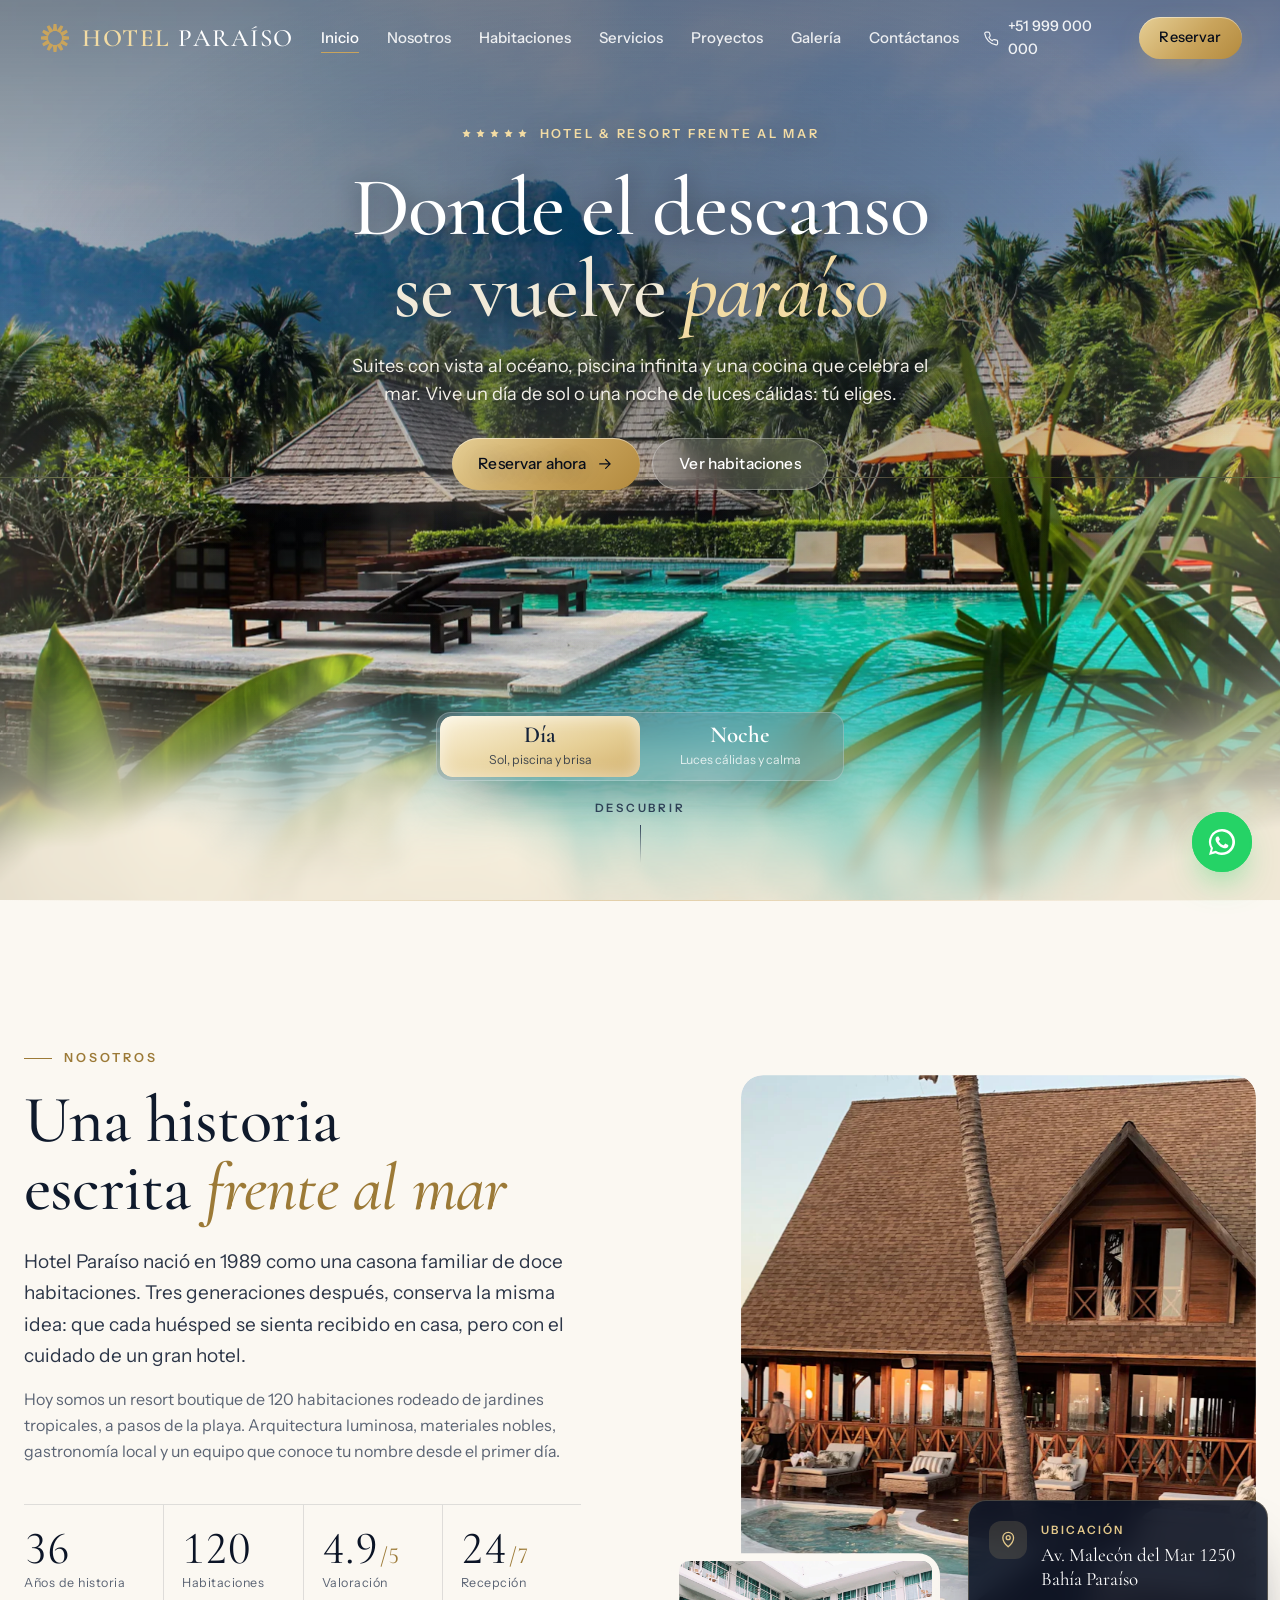
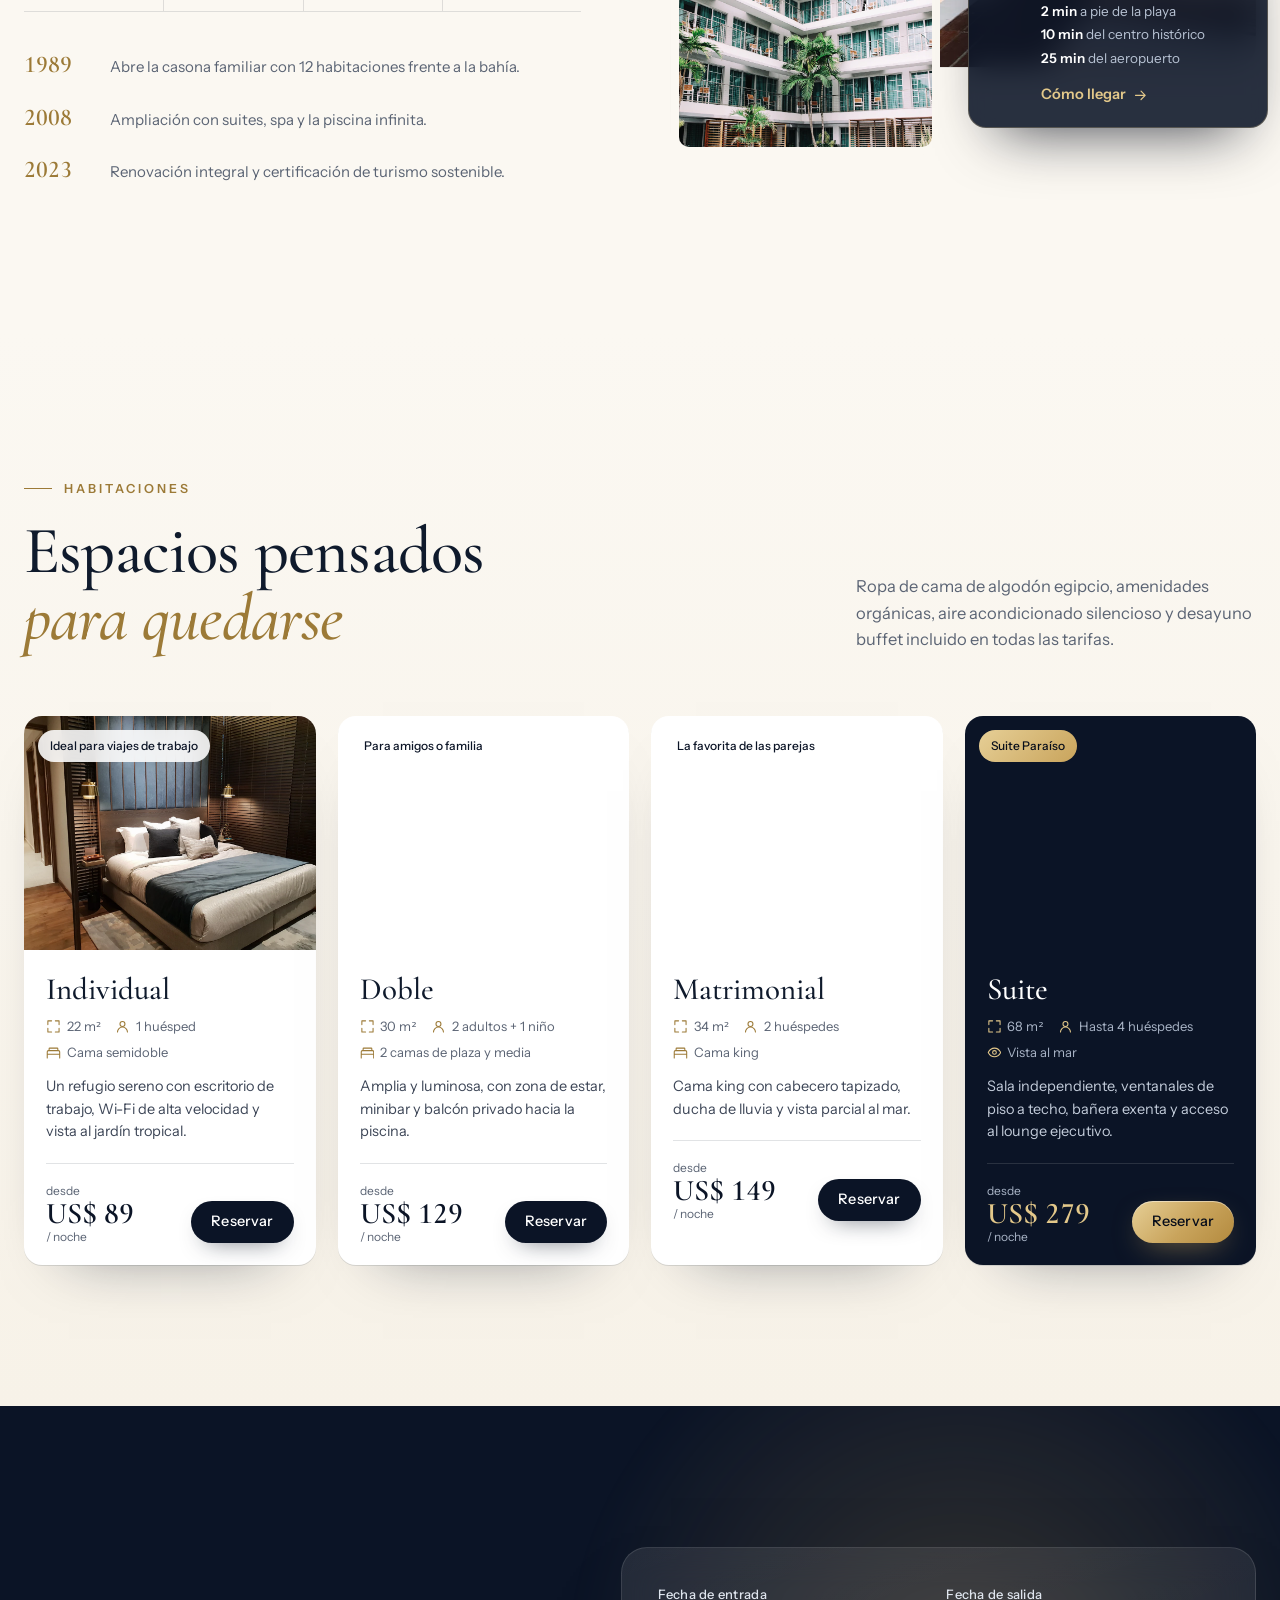
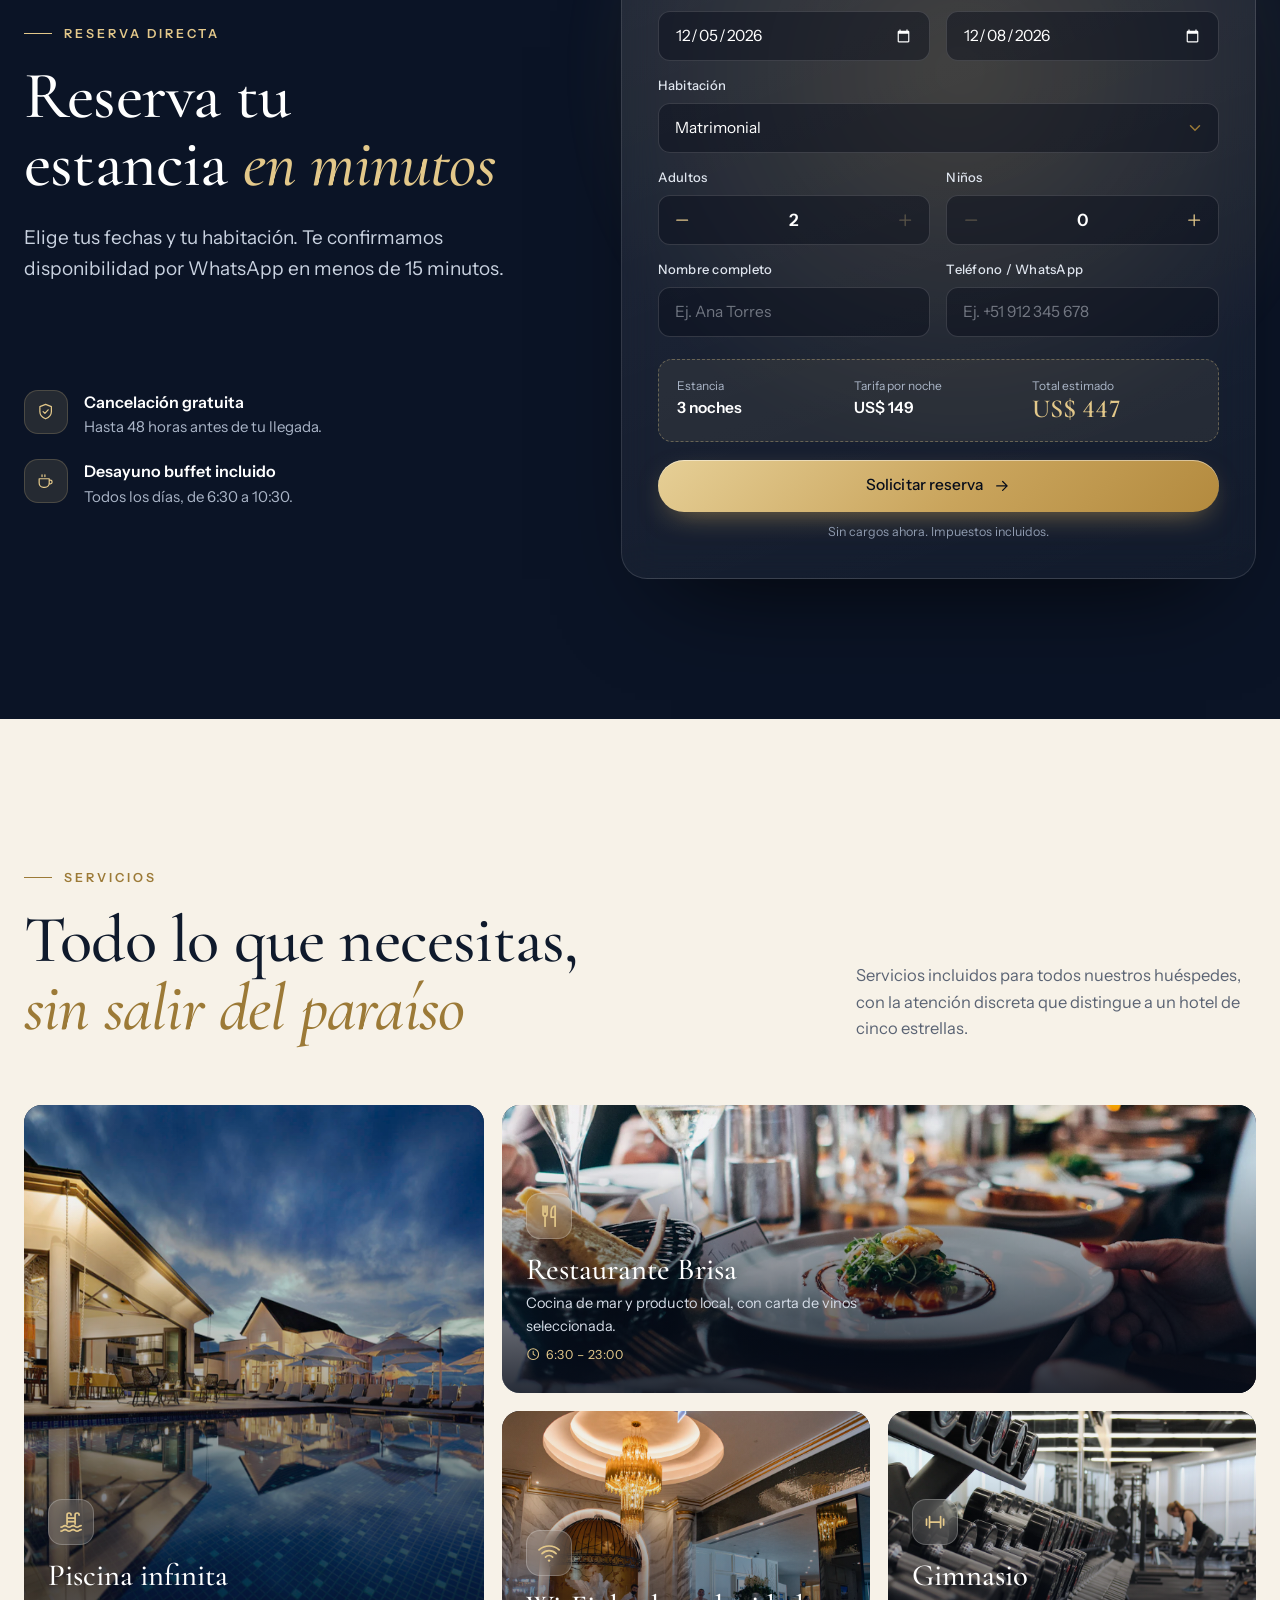
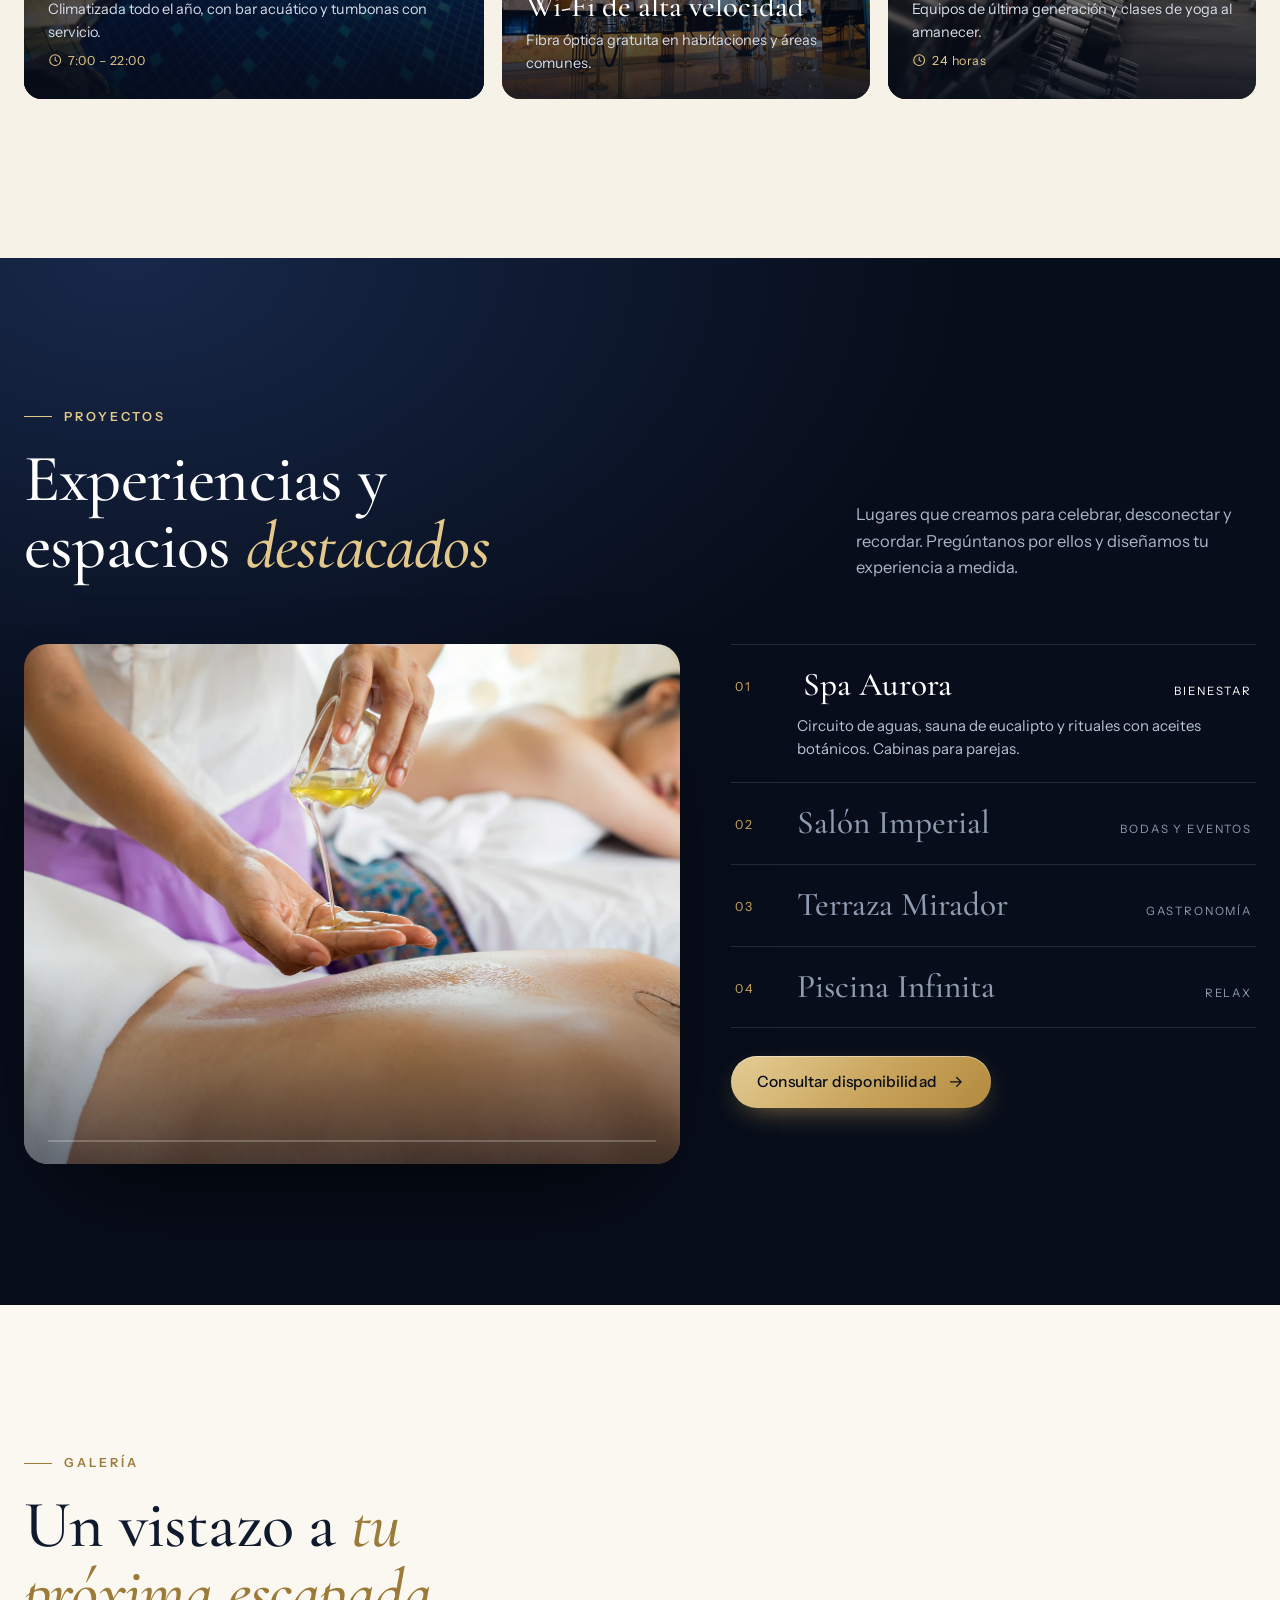
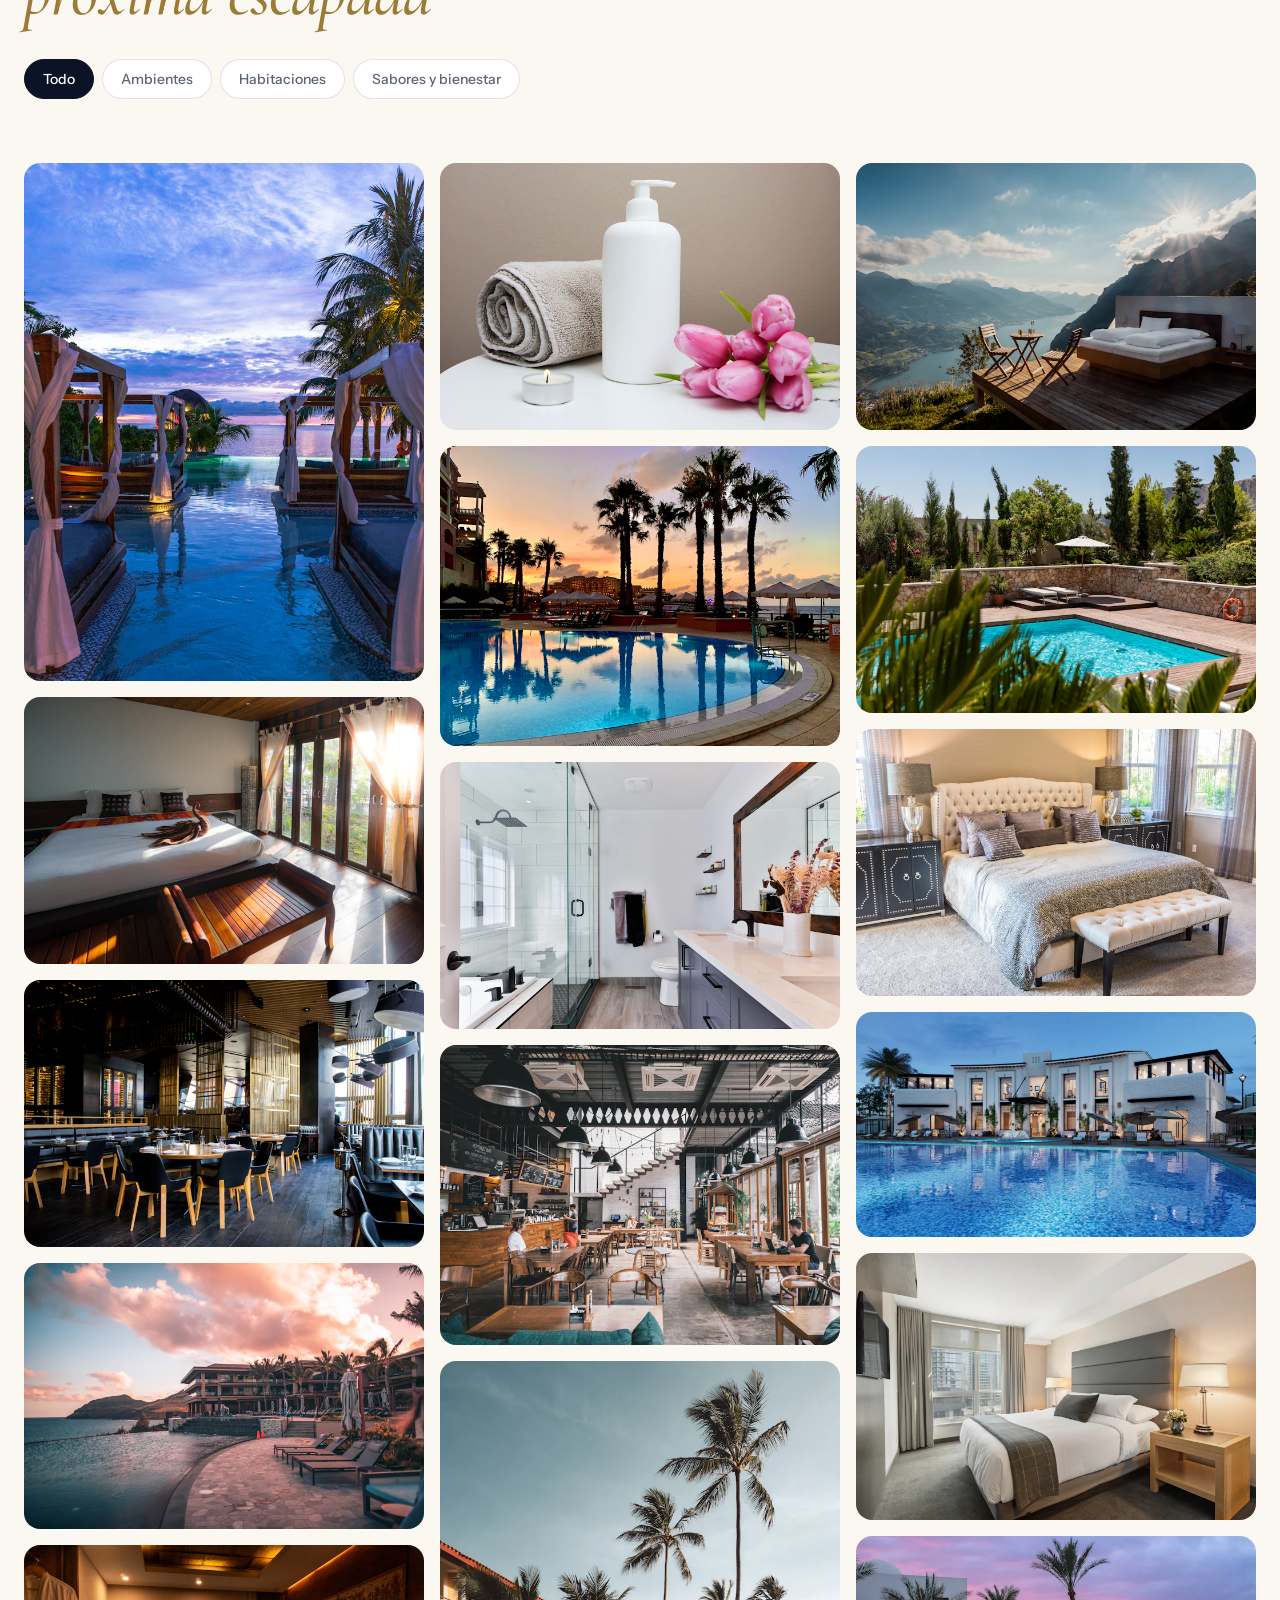
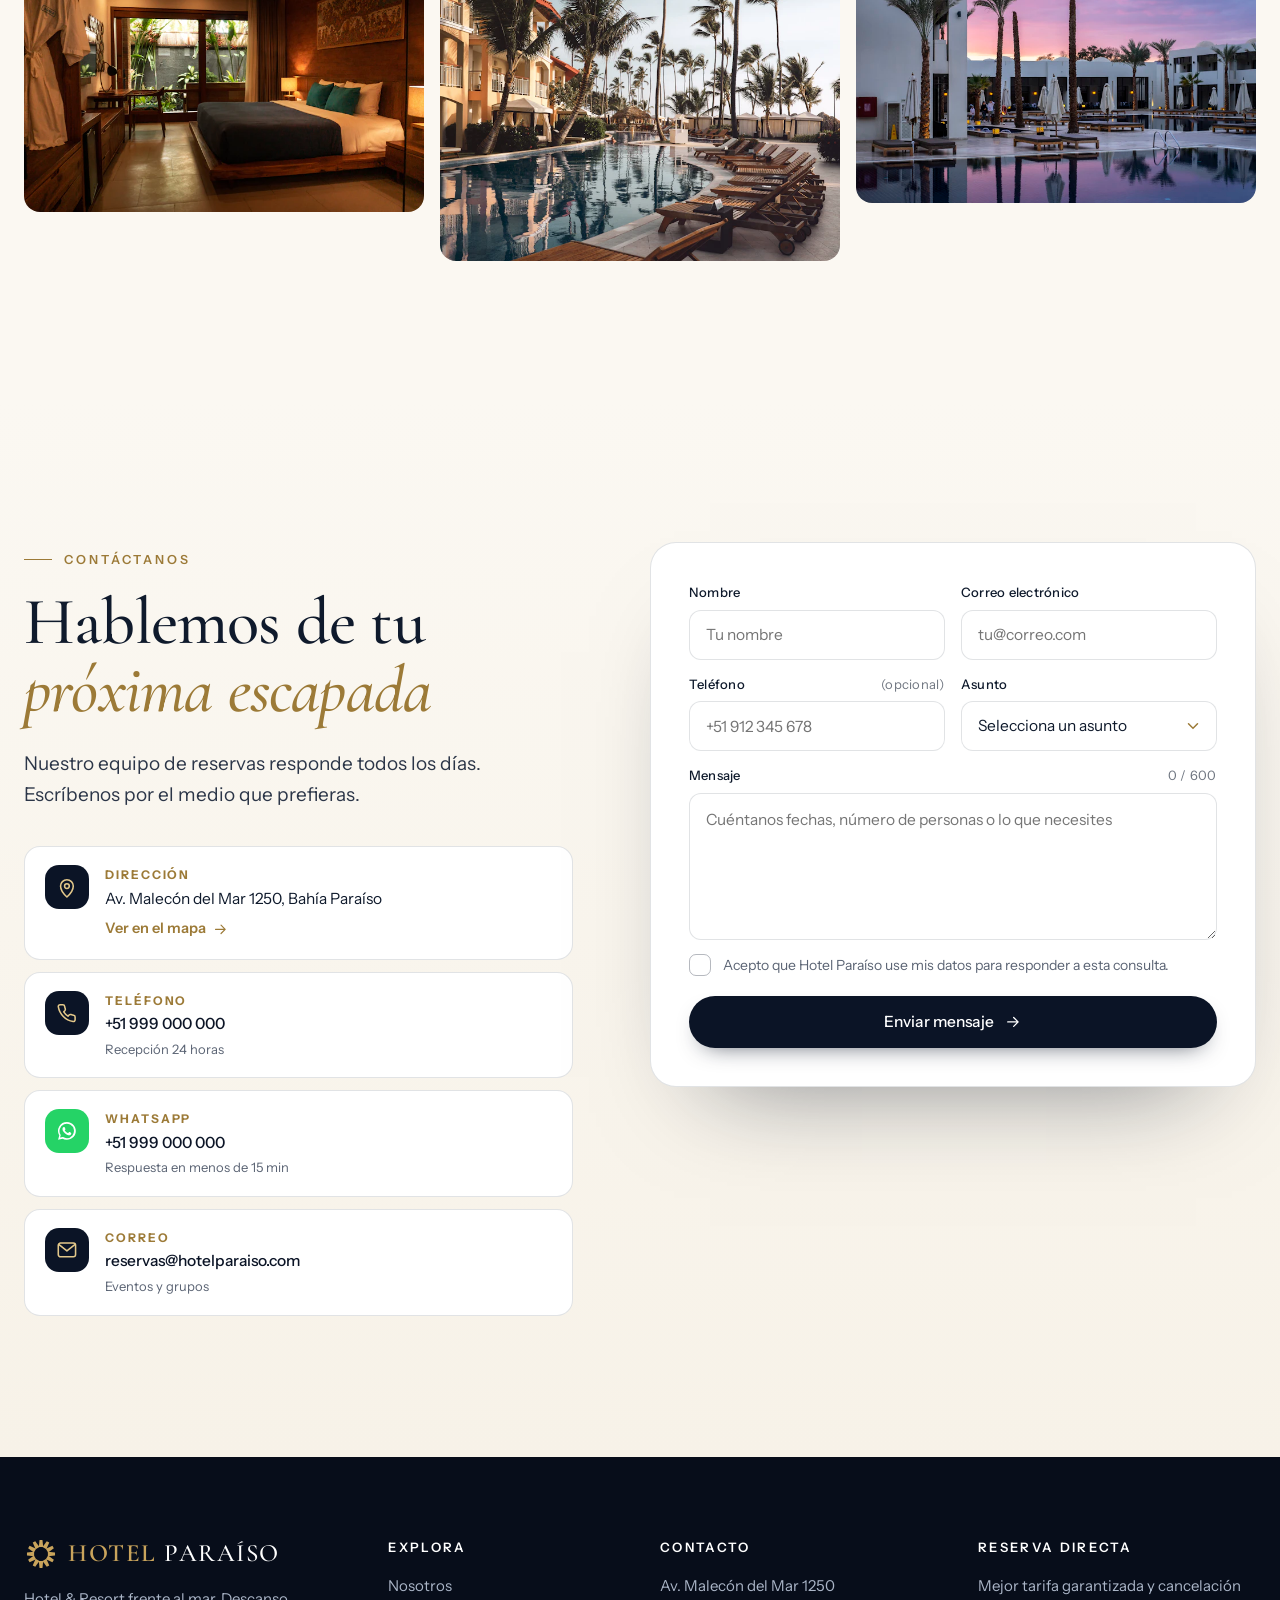
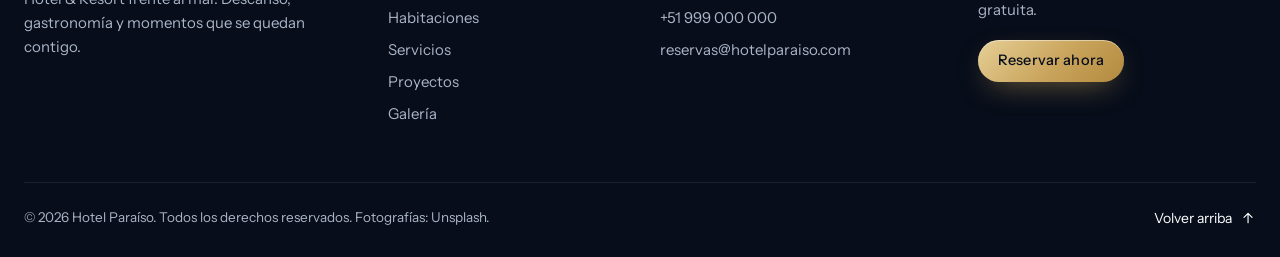
<file: index.html>
<!doctype html>
<html lang="es">
<head>
<meta charset="utf-8">
<meta name="viewport" content="width=device-width,initial-scale=1,viewport-fit=cover">
<title>Hotel Paraíso · Hotel & Resort frente al mar</title>
<meta name="description" content="Hotel Paraíso: habitaciones y suites frente al mar, piscina infinita, spa, restaurante de autor y salones para eventos. Reserva directa con la mejor tarifa garantizada.">
<meta name="theme-color" content="#0b1426">
<link rel="icon" href="data:image/svg+xml,%3Csvg xmlns='http://www.w3.org/2000/svg' viewBox='0 0 40 40'%3E%3Crect width='40' height='40' rx='9' fill='%230b1426'/%3E%3Ccircle cx='20' cy='20' r='7' fill='%23d4b06a'/%3E%3C/svg%3E">
<link rel="preconnect" href="https://fonts.googleapis.com">
<link rel="preconnect" href="https://fonts.gstatic.com" crossorigin>
<link href="https://fonts.googleapis.com/css2?family=Cormorant+Garamond:ital,wght@0,400;0,500;0,600;1,400;1,500&family=Instrument+Sans:wght@400;500;600&display=swap" rel="stylesheet">
<link rel="preload" as="image" href="assets/img/hero-noche.webp">
<link rel="preload" as="image" href="assets/img/hero-dia.webp">
<link rel="stylesheet" href="css/styles.css">
<script>document.documentElement.classList.add('js')</script>
</head>
<body>

<!-- Iconos (sprite SVG) -->
<svg width="0" height="0" style="position:absolute" aria-hidden="true">
  <defs>
    <symbol id="i-sun" viewBox="0 0 40 40"><g fill="currentColor"><path id="ray" d="M18.3 3.5h3.4l.9 8.4h-5.2Z"/><use href="#ray" transform="rotate(30 20 20)"/><use href="#ray" transform="rotate(60 20 20)"/><use href="#ray" transform="rotate(90 20 20)"/><use href="#ray" transform="rotate(120 20 20)"/><use href="#ray" transform="rotate(150 20 20)"/><use href="#ray" transform="rotate(180 20 20)"/><use href="#ray" transform="rotate(210 20 20)"/><use href="#ray" transform="rotate(240 20 20)"/><use href="#ray" transform="rotate(270 20 20)"/><use href="#ray" transform="rotate(300 20 20)"/><use href="#ray" transform="rotate(330 20 20)"/></g></symbol>
    <symbol id="i-pool" viewBox="0 0 24 24"><path d="M2 17c2 0 2-1.5 4-1.5S8 17 10 17s2-1.5 4-1.5 2 1.5 4 1.5 2-1.5 4-1.5M2 21c2 0 2-1.5 4-1.5S8 21 10 21s2-1.5 4-1.5 2 1.5 4 1.5 2-1.5 4-1.5M8 14V5a2 2 0 0 1 4 0M16 14V5a2 2 0 0 1 4 0M8 8h8M8 11.5h8"/></symbol>
    <symbol id="i-dining" viewBox="0 0 24 24"><path d="M6 2v8a2 2 0 0 0 2 2v10M10 2v8a2 2 0 0 1-2 2M8 2v6M18 22V2c-2.2 0-4 2.7-4 6v5h4"/></symbol>
    <symbol id="i-wifi" viewBox="0 0 24 24"><path d="M2 8.8a15 15 0 0 1 20 0M5 12.5a10 10 0 0 1 14 0M8.5 16a5 5 0 0 1 7 0"/><circle cx="12" cy="19.5" r="1.2" fill="currentColor" stroke="none"/></symbol>
    <symbol id="i-gym" viewBox="0 0 24 24"><path d="M6.5 6.5v11M17.5 6.5v11M3.5 9v6M20.5 9v6M6.5 12h11"/></symbol>
    <symbol id="i-parking" viewBox="0 0 24 24"><rect x="3" y="3" width="18" height="18" rx="4"/><path d="M9.5 17V7h3.8a3 3 0 0 1 0 6H9.5"/></symbol>
    <symbol id="i-bed" viewBox="0 0 24 24"><path d="M2 19v-8a2 2 0 0 1 2-2h16a2 2 0 0 1 2 2v8M2 15h20M5 9V6a1 1 0 0 1 1-1h12a1 1 0 0 1 1 1v3M2 19v2M22 19v2"/></symbol>
    <symbol id="i-user" viewBox="0 0 24 24"><circle cx="12" cy="8" r="4"/><path d="M4 21a8 8 0 0 1 16 0"/></symbol>
    <symbol id="i-area" viewBox="0 0 24 24"><path d="M3 9V3h6M21 9V3h-6M3 15v6h6M21 15v6h-6"/></symbol>
    <symbol id="i-view" viewBox="0 0 24 24"><path d="M2 12s3.6-7 10-7 10 7 10 7-3.6 7-10 7S2 12 2 12Z"/><circle cx="12" cy="12" r="3"/></symbol>
    <symbol id="i-pin" viewBox="0 0 24 24"><path d="M12 22s7-6.2 7-12a7 7 0 0 0-14 0c0 5.8 7 12 7 12Z"/><circle cx="12" cy="10" r="2.6"/></symbol>
    <symbol id="i-phone" viewBox="0 0 24 24"><path d="M21 16.5v3a2 2 0 0 1-2.2 2A19.8 19.8 0 0 1 2.5 5.2 2 2 0 0 1 4.5 3h3a2 2 0 0 1 2 1.7c.1 1 .4 1.9.7 2.8a2 2 0 0 1-.5 2.1L8.5 10.8a16 16 0 0 0 4.7 4.7l1.2-1.2a2 2 0 0 1 2.1-.5c.9.3 1.8.6 2.8.7a2 2 0 0 1 1.7 2Z"/></symbol>
    <symbol id="i-mail" viewBox="0 0 24 24"><rect x="2.5" y="4.5" width="19" height="15" rx="2.5"/><path d="m3 6 9 7 9-7"/></symbol>
    <symbol id="i-clock" viewBox="0 0 24 24"><circle cx="12" cy="12" r="9"/><path d="M12 7v5l3 2"/></symbol>
    <symbol id="i-arrow" viewBox="0 0 24 24"><path d="M5 12h14M13 6l6 6-6 6"/></symbol>
    <symbol id="i-close" viewBox="0 0 24 24"><path d="M6 6l12 12M18 6 6 18"/></symbol>
    <symbol id="i-left" viewBox="0 0 24 24"><path d="m15 5-7 7 7 7"/></symbol>
    <symbol id="i-right" viewBox="0 0 24 24"><path d="m9 5 7 7-7 7"/></symbol>
    <symbol id="i-check" viewBox="0 0 24 24"><path d="m4.5 12.5 5 5 10-11"/></symbol>
    <symbol id="i-plus" viewBox="0 0 24 24"><path d="M12 5v14M5 12h14"/></symbol>
    <symbol id="i-minus" viewBox="0 0 24 24"><path d="M5 12h14"/></symbol>
    <symbol id="i-expand" viewBox="0 0 24 24"><path d="M15 3h6v6M9 21H3v-6M21 3l-7 7M3 21l7-7"/></symbol>
    <symbol id="i-shield" viewBox="0 0 24 24"><path d="M12 22s8-3.5 8-10V5l-8-3-8 3v7c0 6.5 8 10 8 10Z"/><path d="m8.5 12 2.5 2.5 4.5-5"/></symbol>
    <symbol id="i-coffee" viewBox="0 0 24 24"><path d="M3 8h14v6a6 6 0 0 1-6 6H9a6 6 0 0 1-6-6V8ZM17 10h1.5a2.5 2.5 0 0 1 0 5H17M7 2.5v2.5M11 2.5v2.5"/></symbol>
    <symbol id="i-tag" viewBox="0 0 24 24"><path d="M3 12V4a1 1 0 0 1 1-1h8l9 9-9 9-9-9Z"/><circle cx="7.5" cy="7.5" r="1.4"/></symbol>
    <symbol id="i-star" viewBox="0 0 24 24"><path fill="currentColor" stroke="none" d="m12 2.8 2.8 5.8 6.3.9-4.6 4.4 1.1 6.3L12 17.2l-5.6 3 1.1-6.3-4.6-4.4 6.3-.9Z"/></symbol>
    <symbol id="i-whatsapp" viewBox="0 0 32 32"><path fill="currentColor" stroke="none" d="M16 3a13 13 0 0 0-11.2 19.6L3 29l6.6-1.7A13 13 0 1 0 16 3Zm0 23.6c-2 0-4-.6-5.7-1.6l-.4-.2-3.9 1 1-3.8-.3-.4A10.6 10.6 0 1 1 16 26.6Zm5.8-7.9c-.3-.2-1.9-.9-2.2-1s-.5-.2-.7.2l-1 1.2c-.2.2-.4.2-.7.1a8.7 8.7 0 0 1-4.3-3.8c-.3-.6.3-.5.9-1.6.1-.2 0-.4 0-.5l-1-2.4c-.3-.6-.5-.5-.7-.5h-.6a1.2 1.2 0 0 0-.9.4 3.6 3.6 0 0 0-1.1 2.7 6.3 6.3 0 0 0 1.3 3.3c.2.2 2.2 3.4 5.3 4.7 2 .8 2.8.9 3.8.8.6-.1 1.9-.8 2.2-1.5s.3-1.4.2-1.5-.3-.2-.5-.3Z"/></symbol>
  </defs>
</svg>

<a class="skip" href="#nosotros">Saltar al contenido</a>

<!-- ============ NAVEGACIÓN ============ -->
<header class="header" id="header">
  <a class="brand" href="#inicio" aria-label="Hotel Paraíso, ir al inicio">
    <svg class="brand-mark" aria-hidden="true"><use href="#i-sun"/></svg>
    <span class="brand-word"><b>Hotel</b> Paraíso</span>
  </a>
  <nav class="nav" aria-label="Principal">
    <ul class="nav-links">
      <li><a href="#inicio">Inicio</a></li>
      <li><a href="#nosotros">Nosotros</a></li>
      <li><a href="#habitaciones">Habitaciones</a></li>
      <li><a href="#servicios">Servicios</a></li>
      <li><a href="#proyectos">Proyectos</a></li>
      <li><a href="#galeria">Galería</a></li>
      <li><a href="#contacto">Contáctanos</a></li>
    </ul>
  </nav>
  <div class="header-side">
    <a class="header-phone" data-hotel-href="tel" href="#contacto"><svg class="ico" aria-hidden="true"><use href="#i-phone"/></svg><span data-hotel="telefono">Teléfono</span></a>
    <a class="btn btn-gold btn-sm" href="#reservar">Reservar</a>
    <button class="burger" id="burger" aria-label="Abrir menú" aria-expanded="false" aria-controls="mobile-menu"><span></span><span></span></button>
  </div>
</header>

<div class="mobile-menu" id="mobile-menu" hidden>
  <nav aria-label="Menú móvil">
    <ol>
      <li><a href="#inicio"><i>01</i>Inicio</a></li>
      <li><a href="#nosotros"><i>02</i>Nosotros</a></li>
      <li><a href="#habitaciones"><i>03</i>Habitaciones</a></li>
      <li><a href="#servicios"><i>04</i>Servicios</a></li>
      <li><a href="#proyectos"><i>05</i>Proyectos</a></li>
      <li><a href="#galeria"><i>06</i>Galería</a></li>
      <li><a href="#contacto"><i>07</i>Contáctanos</a></li>
    </ol>
  </nav>
  <div class="mobile-menu-foot">
    <a class="btn btn-gold" href="#reservar">Reservar ahora</a>
    <a class="btn btn-ghost-light" data-hotel-href="tel" href="#contacto"><svg class="ico" aria-hidden="true"><use href="#i-phone"/></svg><span data-hotel="telefono">Llamar</span></a>
  </div>
</div>

<main>
<!-- ============ 1. INICIO (hero día / noche con niebla) ============ -->
<section class="hero" id="inicio" aria-label="Inicio">
  <div class="layer sky" aria-hidden="true">
    <img id="skyD" src="assets/img/sky-dia.webp" alt="">
    <img id="skyN" src="assets/img/sky-noche.webp" alt="">
  </div>
  <div class="layer home">
    <div class="set" id="setD"><img class="photo" src="assets/img/hero-dia.webp" alt="Piscina del Hotel Paraíso rodeada de palmeras y montañas a plena luz del día" fetchpriority="high"></div>
    <div class="set is-on" id="setN"><img class="photo photo-n" src="assets/img/hero-noche.webp" alt="El Hotel Paraíso iluminado al anochecer, con la piscina y el lobby encendidos" fetchpriority="high"></div>
  </div>
  <div class="layer veil" aria-hidden="true"></div>
  <div class="tilt" aria-hidden="true"></div>
  <canvas id="fog" aria-hidden="true"></canvas>

  <div class="hero-ui">
    <div class="hero-copy">
      <p class="hero-eyebrow"><span class="stars" aria-label="5 estrellas"><svg aria-hidden="true"><use href="#i-star"/></svg><svg aria-hidden="true"><use href="#i-star"/></svg><svg aria-hidden="true"><use href="#i-star"/></svg><svg aria-hidden="true"><use href="#i-star"/></svg><svg aria-hidden="true"><use href="#i-star"/></svg></span>Hotel &amp; Resort frente al mar</p>
      <h1><span class="l1">Donde el descanso</span><span><i>se vuelve</i> <em class="y">paraíso</em></span></h1>
      <p class="hero-lead">Suites con vista al océano, piscina infinita y una cocina que celebra el mar. Vive un día de sol o una noche de luces cálidas: tú eliges.</p>
      <div class="hero-cta">
        <a class="btn btn-gold" href="#reservar">Reservar ahora<svg class="ico" aria-hidden="true"><use href="#i-arrow"/></svg></a>
        <a class="btn btn-glass" href="#habitaciones">Ver habitaciones</a>
      </div>
    </div>
    <div class="dock">
      <div class="toggle" role="group" aria-label="Ambiente del hotel">
        <button id="bd" type="button" aria-pressed="false"><b>Día</b><small>Sol, piscina y brisa</small></button>
        <button id="bn" type="button" aria-pressed="true"><b>Noche</b><small>Luces cálidas y calma</small></button>
      </div>
      <a class="scroll-cue" href="#nosotros"><span>Descubrir</span><i aria-hidden="true"></i></a>
    </div>
  </div>
</section>

<!-- ============ 2. NOSOTROS ============ -->
<section class="section about" id="nosotros">
  <div class="wrap about-grid">
    <div class="about-text">
      <p class="eyebrow" data-reveal>Nosotros</p>
      <h2 class="h2" data-reveal style="--d:.08s">Una historia escrita <em>frente al mar</em></h2>
      <p class="lead" data-reveal style="--d:.16s">Hotel Paraíso nació en 1989 como una casona familiar de doce habitaciones. Tres generaciones después, conserva la misma idea: que cada huésped se sienta recibido en casa, pero con el cuidado de un gran hotel.</p>
      <p data-reveal style="--d:.22s">Hoy somos un resort boutique de 120 habitaciones rodeado de jardines tropicales, a pasos de la playa. Arquitectura luminosa, materiales nobles, gastronomía local y un equipo que conoce tu nombre desde el primer día.</p>

      <dl class="stats" data-reveal style="--d:.3s">
        <div><dt>Años de historia</dt><dd><span data-count="36">0</span></dd></div>
        <div><dt>Habitaciones</dt><dd><span data-count="120">0</span></dd></div>
        <div><dt>Valoración</dt><dd><span data-count="4.9" data-decimals="1">0</span><small>/5</small></dd></div>
        <div><dt>Recepción</dt><dd>24<small>/7</small></dd></div>
      </dl>

      <ol class="timeline">
        <li data-reveal style="--d:.05s"><b>1989</b><span>Abre la casona familiar con 12 habitaciones frente a la bahía.</span></li>
        <li data-reveal style="--d:.12s"><b>2008</b><span>Ampliación con suites, spa y la piscina infinita.</span></li>
        <li data-reveal style="--d:.19s"><b>2023</b><span>Renovación integral y certificación de turismo sostenible.</span></li>
      </ol>
    </div>

    <div class="about-media">
      <figure class="about-main" data-reveal="clip"><img src="assets/img/nosotros-1.webp" alt="Terraza de madera del hotel con tumbonas junto a la piscina al atardecer" loading="lazy" decoding="async" width="1400" height="933" data-parallax="-0.06"></figure>
      <figure class="about-small" data-reveal="clip" style="--d:.2s"><img src="assets/img/nosotros-2.webp" alt="Patio interior del hotel con palmeras y balcones blancos" loading="lazy" decoding="async" width="1000" height="667"></figure>
      <div class="loc-card" data-reveal="up" style="--d:.35s">
        <span class="loc-ico"><svg class="ico" aria-hidden="true"><use href="#i-pin"/></svg></span>
        <div>
          <p class="loc-title">Ubicación</p>
          <p class="loc-addr"><span data-hotel="direccion">Dirección</span><br><span data-hotel="ciudad"></span></p>
          <ul class="loc-list"><li><b>2 min</b> a pie de la playa</li><li><b>10 min</b> del centro histórico</li><li><b>25 min</b> del aeropuerto</li></ul>
          <a class="link-arrow" data-hotel-href="maps" href="#contacto" target="_blank" rel="noopener">Cómo llegar<svg class="ico" aria-hidden="true"><use href="#i-arrow"/></svg></a>
        </div>
      </div>
    </div>
  </div>
</section>

<!-- ============ 3. HABITACIONES ============ -->
<section class="section rooms" id="habitaciones">
  <div class="wrap">
    <div class="section-head">
      <div>
        <p class="eyebrow" data-reveal>Habitaciones</p>
        <h2 class="h2" data-reveal style="--d:.08s">Espacios pensados <em>para quedarse</em></h2>
      </div>
      <p class="section-intro" data-reveal style="--d:.16s">Ropa de cama de algodón egipcio, amenidades orgánicas, aire acondicionado silencioso y desayuno buffet incluido en todas las tarifas.</p>
    </div>

    <div class="room-grid">
      <article class="room" data-reveal style="--d:0s" data-tilt>
        <div class="room-media"><img src="assets/img/hab-individual.webp" alt="Habitación individual con cama, mesa de noche y luz cálida" loading="lazy" decoding="async" width="1200" height="900"><span class="room-tag">Ideal para viajes de trabajo</span></div>
        <div class="room-body">
          <h3>Individual</h3>
          <ul class="room-meta"><li><svg class="ico" aria-hidden="true"><use href="#i-area"/></svg>22 m²</li><li><svg class="ico" aria-hidden="true"><use href="#i-user"/></svg>1 huésped</li><li><svg class="ico" aria-hidden="true"><use href="#i-bed"/></svg>Cama semidoble</li></ul>
          <p>Un refugio sereno con escritorio de trabajo, Wi-Fi de alta velocidad y vista al jardín tropical.</p>
          <div class="room-foot"><p class="price"><small>desde</small><span data-price="individual"></span><small>/ noche</small></p><button class="btn btn-navy btn-sm" type="button" data-book="individual">Reservar</button></div>
        </div>
      </article>

      <article class="room" data-reveal style="--d:.08s" data-tilt>
        <div class="room-media"><img src="assets/img/hab-doble.webp" alt="Habitación doble con dos camas y detalles en azul" loading="lazy" decoding="async" width="1200" height="900"><span class="room-tag">Para amigos o familia</span></div>
        <div class="room-body">
          <h3>Doble</h3>
          <ul class="room-meta"><li><svg class="ico" aria-hidden="true"><use href="#i-area"/></svg>30 m²</li><li><svg class="ico" aria-hidden="true"><use href="#i-user"/></svg>2 adultos + 1 niño</li><li><svg class="ico" aria-hidden="true"><use href="#i-bed"/></svg>2 camas de plaza y media</li></ul>
          <p>Amplia y luminosa, con zona de estar, minibar y balcón privado hacia la piscina.</p>
          <div class="room-foot"><p class="price"><small>desde</small><span data-price="doble"></span><small>/ noche</small></p><button class="btn btn-navy btn-sm" type="button" data-book="doble">Reservar</button></div>
        </div>
      </article>

      <article class="room" data-reveal style="--d:.16s" data-tilt>
        <div class="room-media"><img src="assets/img/hab-matrimonial.webp" alt="Habitación matrimonial con cama king, lámparas y cabecero tapizado" loading="lazy" decoding="async" width="1200" height="800"><span class="room-tag">La favorita de las parejas</span></div>
        <div class="room-body">
          <h3>Matrimonial</h3>
          <ul class="room-meta"><li><svg class="ico" aria-hidden="true"><use href="#i-area"/></svg>34 m²</li><li><svg class="ico" aria-hidden="true"><use href="#i-user"/></svg>2 huéspedes</li><li><svg class="ico" aria-hidden="true"><use href="#i-bed"/></svg>Cama king</li></ul>
          <p>Cama king con cabecero tapizado, ducha de lluvia y vista parcial al mar.</p>
          <div class="room-foot"><p class="price"><small>desde</small><span data-price="matrimonial"></span><small>/ noche</small></p><button class="btn btn-navy btn-sm" type="button" data-book="matrimonial">Reservar</button></div>
        </div>
      </article>

      <article class="room room-feature" data-reveal style="--d:.24s" data-tilt>
        <div class="room-media"><img src="assets/img/hab-suite.webp" alt="Suite con sala de estar, ventanales de piso a techo y vista panorámica" loading="lazy" decoding="async" width="1200" height="800"><span class="room-tag room-tag-gold">Suite Paraíso</span></div>
        <div class="room-body">
          <h3>Suite</h3>
          <ul class="room-meta"><li><svg class="ico" aria-hidden="true"><use href="#i-area"/></svg>68 m²</li><li><svg class="ico" aria-hidden="true"><use href="#i-user"/></svg>Hasta 4 huéspedes</li><li><svg class="ico" aria-hidden="true"><use href="#i-view"/></svg>Vista al mar</li></ul>
          <p>Sala independiente, ventanales de piso a techo, bañera exenta y acceso al lounge ejecutivo.</p>
          <div class="room-foot"><p class="price"><small>desde</small><span data-price="suite"></span><small>/ noche</small></p><button class="btn btn-gold btn-sm" type="button" data-book="suite">Reservar</button></div>
        </div>
      </article>
    </div>
  </div>
</section>

<!-- ============ RESERVA ============ -->
<section class="section booking" id="reservar" aria-labelledby="reservar-title">
  <div class="booking-glow" aria-hidden="true"></div>
  <div class="wrap booking-grid">
    <div class="booking-copy">
      <p class="eyebrow eyebrow-light" data-reveal>Reserva directa</p>
      <h2 class="h2 h2-light" id="reservar-title" data-reveal style="--d:.08s">Reserva tu estancia <em>en minutos</em></h2>
      <p class="lead lead-light" data-reveal style="--d:.16s">Elige tus fechas y tu habitación. Te confirmamos disponibilidad por WhatsApp en menos de 15 minutos.</p>
      <ul class="perks">
        <li data-reveal style="--d:.2s"><span><svg class="ico" aria-hidden="true"><use href="#i-tag"/></svg></span><div><b>Mejor tarifa garantizada</b>Reservando directo con nosotros.</div></li>
        <li data-reveal style="--d:.26s"><span><svg class="ico" aria-hidden="true"><use href="#i-shield"/></svg></span><div><b>Cancelación gratuita</b>Hasta 48 horas antes de tu llegada.</div></li>
        <li data-reveal style="--d:.32s"><span><svg class="ico" aria-hidden="true"><use href="#i-coffee"/></svg></span><div><b>Desayuno buffet incluido</b>Todos los días, de 6:30 a 10:30.</div></li>
      </ul>
    </div>

    <div class="booking-card" data-reveal="up" style="--d:.1s">
      <form id="booking-form" novalidate>
        <div class="field-row">
          <div class="field"><label for="b-in">Fecha de entrada</label><input id="b-in" name="entrada" type="date" required><p class="err" id="b-in-err"></p></div>
          <div class="field"><label for="b-out">Fecha de salida</label><input id="b-out" name="salida" type="date" required><p class="err" id="b-out-err"></p></div>
        </div>
        <div class="field"><label for="b-room">Habitación</label>
          <select id="b-room" name="habitacion" required>
            <option value="individual">Individual</option>
            <option value="doble">Doble</option>
            <option value="matrimonial" selected>Matrimonial</option>
            <option value="suite">Suite</option>
          </select><p class="err" id="b-room-err"></p></div>
        <div class="field-row">
          <div class="field"><span class="label" id="b-ad-l">Adultos</span>
            <div class="stepper" role="group" aria-labelledby="b-ad-l"><button type="button" data-step="-1" data-for="b-ad" aria-label="Quitar un adulto"><svg class="ico" aria-hidden="true"><use href="#i-minus"/></svg></button><input id="b-ad" name="adultos" type="number" inputmode="numeric" min="1" max="4" value="2" aria-labelledby="b-ad-l"><button type="button" data-step="1" data-for="b-ad" aria-label="Añadir un adulto"><svg class="ico" aria-hidden="true"><use href="#i-plus"/></svg></button></div></div>
          <div class="field"><span class="label" id="b-ni-l">Niños</span>
            <div class="stepper" role="group" aria-labelledby="b-ni-l"><button type="button" data-step="-1" data-for="b-ni" aria-label="Quitar un niño"><svg class="ico" aria-hidden="true"><use href="#i-minus"/></svg></button><input id="b-ni" name="ninos" type="number" inputmode="numeric" min="0" max="3" value="0" aria-labelledby="b-ni-l"><button type="button" data-step="1" data-for="b-ni" aria-label="Añadir un niño"><svg class="ico" aria-hidden="true"><use href="#i-plus"/></svg></button></div></div>
        </div>
        <p class="err err-block" id="b-guests-err"></p>
        <div class="field-row">
          <div class="field"><label for="b-name">Nombre completo</label><input id="b-name" name="nombre" type="text" autocomplete="name" required placeholder="Ej. Ana Torres"><p class="err" id="b-name-err"></p></div>
          <div class="field"><label for="b-phone">Teléfono / WhatsApp</label><input id="b-phone" name="telefono" type="tel" autocomplete="tel" required placeholder="Ej. +51 912 345 678"><p class="err" id="b-phone-err"></p></div>
        </div>

        <div class="summary" aria-live="polite">
          <div><span>Estancia</span><b id="s-nights">—</b></div>
          <div><span>Tarifa por noche</span><b id="s-rate">—</b></div>
          <div class="summary-total"><span>Total estimado</span><b id="s-total">—</b></div>
        </div>
        <button class="btn btn-gold btn-block" type="submit">Solicitar reserva<svg class="ico" aria-hidden="true"><use href="#i-arrow"/></svg></button>
        <p class="fine">Sin cargos ahora. Impuestos incluidos.</p>
      </form>

      <div class="done" id="booking-done" hidden tabindex="-1">
        <span class="done-ico"><svg class="ico" aria-hidden="true"><use href="#i-check"/></svg></span>
        <h3>¡Solicitud lista, <span id="d-name"></span>!</h3>
        <p>Tu código de reserva es <b id="d-code"></b>. Envíanos la solicitud por WhatsApp para confirmar la disponibilidad al instante.</p>
        <ul class="done-list" id="d-list"></ul>
        <div class="done-actions">
          <a class="btn btn-wa" id="d-wa" href="#" target="_blank" rel="noopener"><svg class="ico" aria-hidden="true"><use href="#i-whatsapp"/></svg>Confirmar por WhatsApp</a>
          <button class="btn btn-ghost-light" type="button" id="d-new">Hacer otra reserva</button>
        </div>
      </div>
    </div>
  </div>
</section>

<!-- ============ 4. SERVICIOS ============ -->
<section class="section services" id="servicios">
  <div class="wrap">
    <div class="section-head">
      <div>
        <p class="eyebrow" data-reveal>Servicios</p>
        <h2 class="h2" data-reveal style="--d:.08s">Todo lo que necesitas, <em>sin salir del paraíso</em></h2>
      </div>
      <p class="section-intro" data-reveal style="--d:.16s">Servicios incluidos para todos nuestros huéspedes, con la atención discreta que distingue a un hotel de cinco estrellas.</p>
    </div>

    <div class="bento">
      <article class="tile tile-pool" data-reveal="zoom">
        <img src="assets/img/serv-piscina.webp" alt="Piscina iluminada del hotel al atardecer" loading="lazy" decoding="async" width="1400" height="1400">
        <div class="tile-body"><span class="tile-ico"><svg class="ico" aria-hidden="true"><use href="#i-pool"/></svg></span><h3>Piscina infinita</h3><p>Climatizada todo el año, con bar acuático y tumbonas con servicio.</p><p class="tile-hours"><svg class="ico" aria-hidden="true"><use href="#i-clock"/></svg>7:00 – 22:00</p></div>
      </article>
      <article class="tile tile-food" data-reveal="zoom" style="--d:.08s">
        <img src="assets/img/serv-restaurante.webp" alt="Plato de autor servido en el restaurante del hotel" loading="lazy" decoding="async" width="1200" height="800">
        <div class="tile-body"><span class="tile-ico"><svg class="ico" aria-hidden="true"><use href="#i-dining"/></svg></span><h3>Restaurante Brisa</h3><p>Cocina de mar y producto local, con carta de vinos seleccionada.</p><p class="tile-hours"><svg class="ico" aria-hidden="true"><use href="#i-clock"/></svg>6:30 – 23:00</p></div>
      </article>
      <article class="tile" data-reveal="zoom" style="--d:.12s">
        <img src="assets/img/serv-wifi.webp" alt="Lobby del hotel con lámpara de cristal y zona de estar" loading="lazy" decoding="async" width="1200" height="800">
        <div class="tile-body"><span class="tile-ico"><svg class="ico" aria-hidden="true"><use href="#i-wifi"/></svg></span><h3>Wi-Fi de alta velocidad</h3><p>Fibra óptica gratuita en habitaciones y áreas comunes.</p></div>
      </article>
      <article class="tile" data-reveal="zoom" style="--d:.16s">
        <img src="assets/img/serv-gimnasio.webp" alt="Gimnasio del hotel con pesas y máquinas" loading="lazy" decoding="async" width="1200" height="800">
        <div class="tile-body"><span class="tile-ico"><svg class="ico" aria-hidden="true"><use href="#i-gym"/></svg></span><h3>Gimnasio</h3><p>Equipos de última generación y clases de yoga al amanecer.</p><p class="tile-hours"><svg class="ico" aria-hidden="true"><use href="#i-clock"/></svg>24 horas</p></div>
      </article>
      <article class="tile" data-reveal="zoom" style="--d:.2s">
        <img src="assets/img/serv-estacionamiento.webp" alt="Estacionamiento vigilado visto desde arriba" loading="lazy" decoding="async" width="1200" height="800">
        <div class="tile-body"><span class="tile-ico"><svg class="ico" aria-hidden="true"><use href="#i-parking"/></svg></span><h3>Estacionamiento</h3><p>Privado, vigilado y gratuito, con servicio de valet.</p></div>
      </article>
    </div>
  </div>
</section>

<!-- ============ 5. PROYECTOS ============ -->
<section class="section projects" id="proyectos">
  <div class="wrap">
    <div class="section-head section-head-light">
      <div>
        <p class="eyebrow eyebrow-light" data-reveal>Proyectos</p>
        <h2 class="h2 h2-light" data-reveal style="--d:.08s">Experiencias y espacios <em>destacados</em></h2>
      </div>
      <p class="section-intro" data-reveal style="--d:.16s">Lugares que creamos para celebrar, desconectar y recordar. Pregúntanos por ellos y diseñamos tu experiencia a medida.</p>
    </div>

    <div class="xp" data-reveal="up">
      <div class="xp-stage" aria-live="polite">
        <figure class="xp-slide is-on" data-i="0"><img src="assets/img/exp-spa.webp" alt="Masaje relajante en el Spa Aurora" loading="lazy" decoding="async" width="1600" height="1067"></figure>
        <figure class="xp-slide" data-i="1"><img src="assets/img/exp-eventos.webp" alt="Salón Imperial montado para una boda con lámparas de cristal" loading="lazy" decoding="async" width="1600" height="1034"></figure>
        <figure class="xp-slide" data-i="2"><img src="assets/img/exp-terraza.webp" alt="Terraza Mirador con mesas frente al mar" loading="lazy" decoding="async" width="1600" height="1200"></figure>
        <figure class="xp-slide" data-i="3"><img src="assets/img/exp-infinity.webp" alt="Piscina de borde infinito con tumbonas de madera y vista al mar" loading="lazy" decoding="async" width="1600" height="1067"></figure>
        <div class="xp-progress" aria-hidden="true"><i id="xp-bar"></i></div>
      </div>

      <div class="xp-list" role="tablist" aria-label="Experiencias">
        <button class="xp-item is-on" role="tab" aria-selected="true" data-i="0" data-subject="Spa">
          <span class="xp-n">01</span>
          <span class="xp-t"><b>Spa Aurora</b><small>Bienestar</small></span>
          <span class="xp-d"><span>Circuito de aguas, sauna de eucalipto y rituales con aceites botánicos. Cabinas para parejas.</span></span>
        </button>
        <button class="xp-item" role="tab" aria-selected="false" data-i="1" data-subject="Eventos">
          <span class="xp-n">02</span>
          <span class="xp-t"><b>Salón Imperial</b><small>Bodas y eventos</small></span>
          <span class="xp-d"><span>Hasta 250 invitados, wedding planner propio, catering de autor y suite nupcial de cortesía.</span></span>
        </button>
        <button class="xp-item" role="tab" aria-selected="false" data-i="2" data-subject="Reserva">
          <span class="xp-n">03</span>
          <span class="xp-t"><b>Terraza Mirador</b><small>Gastronomía</small></span>
          <span class="xp-d"><span>Cenas al atardecer frente a la bahía, coctelería clásica y música en vivo los fines de semana.</span></span>
        </button>
        <button class="xp-item" role="tab" aria-selected="false" data-i="3" data-subject="Información">
          <span class="xp-n">04</span>
          <span class="xp-t"><b>Piscina Infinita</b><small>Relax</small></span>
          <span class="xp-d"><span>Un borde que se funde con el horizonte. Cabañas privadas y servicio de bar en tumbona.</span></span>
        </button>
        <a class="btn btn-gold xp-cta" id="xp-cta" href="#contacto">Consultar disponibilidad<svg class="ico" aria-hidden="true"><use href="#i-arrow"/></svg></a>
      </div>
    </div>
  </div>
</section>

<!-- ============ 6. GALERÍA ============ -->
<section class="section gallery" id="galeria">
  <div class="wrap">
    <div class="section-head">
      <div>
        <p class="eyebrow" data-reveal>Galería</p>
        <h2 class="h2" data-reveal style="--d:.08s">Un vistazo a <em>tu próxima escapada</em></h2>
      </div>
      <div class="chips" role="group" aria-label="Filtrar galería" data-reveal style="--d:.16s">
        <button class="chip is-on" type="button" data-filter="todo" aria-pressed="true">Todo</button>
        <button class="chip" type="button" data-filter="ambientes" aria-pressed="false">Ambientes</button>
        <button class="chip" type="button" data-filter="habitaciones" aria-pressed="false">Habitaciones</button>
        <button class="chip" type="button" data-filter="sabores" aria-pressed="false">Sabores y bienestar</button>
      </div>
    </div>

    <div class="masonry" id="masonry">
      <!-- Generado desde js/main.js (lista GALERIA) para no repetir marcado -->
    </div>
  </div>
</section>

<!-- ============ 7. CONTÁCTANOS ============ -->
<section class="section contact" id="contacto">
  <div class="wrap contact-grid">
    <div class="contact-info">
      <p class="eyebrow" data-reveal>Contáctanos</p>
      <h2 class="h2" data-reveal style="--d:.08s">Hablemos de tu <em>próxima escapada</em></h2>
      <p class="lead" data-reveal style="--d:.16s">Nuestro equipo de reservas responde todos los días. Escríbenos por el medio que prefieras.</p>

      <ul class="cards">
        <li data-reveal style="--d:.18s"><span class="c-ico"><svg class="ico" aria-hidden="true"><use href="#i-pin"/></svg></span><div><b>Dirección</b><span><span data-hotel="direccion"></span>, <span data-hotel="ciudad"></span></span><a class="link-arrow" data-hotel-href="maps" href="#" target="_blank" rel="noopener">Ver en el mapa<svg class="ico" aria-hidden="true"><use href="#i-arrow"/></svg></a></div></li>
        <li data-reveal style="--d:.24s"><span class="c-ico"><svg class="ico" aria-hidden="true"><use href="#i-phone"/></svg></span><div><b>Teléfono</b><a data-hotel-href="tel" href="#"><span data-hotel="telefono"></span></a><small>Recepción 24 horas</small></div></li>
        <li data-reveal style="--d:.3s"><span class="c-ico c-ico-wa"><svg class="ico" aria-hidden="true"><use href="#i-whatsapp"/></svg></span><div><b>WhatsApp</b><a data-hotel-href="whatsapp" href="#" target="_blank" rel="noopener"><span data-hotel="whatsappTexto"></span></a><small>Respuesta en menos de 15 min</small></div></li>
        <li data-reveal style="--d:.36s"><span class="c-ico"><svg class="ico" aria-hidden="true"><use href="#i-mail"/></svg></span><div><b>Correo</b><a data-hotel-href="mail" href="#"><span data-hotel="email"></span></a><small>Eventos y grupos</small></div></li>
      </ul>
    </div>

    <div class="contact-card" data-reveal="up" style="--d:.1s">
      <form id="contact-form" novalidate>
        <div class="field-row">
          <div class="field"><label for="c-name">Nombre</label><input id="c-name" name="nombre" type="text" autocomplete="name" required placeholder="Tu nombre"><p class="err" id="c-name-err"></p></div>
          <div class="field"><label for="c-email">Correo electrónico</label><input id="c-email" name="email" type="email" autocomplete="email" required placeholder="tu@correo.com"><p class="err" id="c-email-err"></p></div>
        </div>
        <div class="field-row">
          <div class="field"><label for="c-phone">Teléfono <span class="opt">(opcional)</span></label><input id="c-phone" name="telefono" type="tel" autocomplete="tel" placeholder="+51 912 345 678"><p class="err" id="c-phone-err"></p></div>
          <div class="field"><label for="c-subject">Asunto</label>
            <select id="c-subject" name="asunto" required>
              <option value="">Selecciona un asunto</option>
              <option value="Reserva">Reserva de habitación</option>
              <option value="Eventos">Bodas y eventos</option>
              <option value="Spa">Spa y bienestar</option>
              <option value="Información">Información general</option>
            </select><p class="err" id="c-subject-err"></p></div>
        </div>
        <div class="field"><label for="c-msg">Mensaje <span class="count" id="c-count">0 / 600</span></label><textarea id="c-msg" name="mensaje" rows="5" maxlength="600" required placeholder="Cuéntanos fechas, número de personas o lo que necesites"></textarea><p class="err" id="c-msg-err"></p></div>
        <label class="check"><input type="checkbox" id="c-ok" name="acepto" required><span class="box" aria-hidden="true"><svg class="ico"><use href="#i-check"/></svg></span><span>Acepto que Hotel Paraíso use mis datos para responder a esta consulta.</span></label>
        <p class="err" id="c-ok-err"></p>
        <button class="btn btn-navy btn-block" type="submit">Enviar mensaje<svg class="ico" aria-hidden="true"><use href="#i-arrow"/></svg></button>
      </form>

      <div class="done done-dark" id="contact-done" hidden tabindex="-1">
        <span class="done-ico"><svg class="ico" aria-hidden="true"><use href="#i-check"/></svg></span>
        <h3>¡Gracias, <span id="cd-name"></span>!</h3>
        <p>Tu mensaje está listo. Elige cómo enviárnoslo y te responderemos lo antes posible.</p>
        <div class="done-actions">
          <a class="btn btn-wa" id="cd-wa" href="#" target="_blank" rel="noopener"><svg class="ico" aria-hidden="true"><use href="#i-whatsapp"/></svg>Enviar por WhatsApp</a>
          <a class="btn btn-navy" id="cd-mail" href="#"><svg class="ico" aria-hidden="true"><use href="#i-mail"/></svg>Enviar por correo</a>
        </div>
        <button class="link-btn" type="button" id="cd-new">Escribir otro mensaje</button>
      </div>
    </div>
  </div>
</section>
</main>

<!-- ============ PIE ============ -->
<footer class="footer">
  <div class="wrap footer-grid">
    <div>
      <a class="brand brand-light" href="#inicio"><svg class="brand-mark" aria-hidden="true"><use href="#i-sun"/></svg><span class="brand-word"><b>Hotel</b> Paraíso</span></a>
      <p class="footer-tag">Hotel &amp; Resort frente al mar. Descanso, gastronomía y momentos que se quedan contigo.</p>
    </div>
    <nav aria-label="Pie de página"><p class="footer-h">Explora</p><ul><li><a href="#nosotros">Nosotros</a></li><li><a href="#habitaciones">Habitaciones</a></li><li><a href="#servicios">Servicios</a></li><li><a href="#proyectos">Proyectos</a></li><li><a href="#galeria">Galería</a></li></ul></nav>
    <div><p class="footer-h">Contacto</p><ul><li data-hotel="direccion"></li><li><a data-hotel-href="tel" href="#"><span data-hotel="telefono"></span></a></li><li><a data-hotel-href="mail" href="#"><span data-hotel="email"></span></a></li></ul></div>
    <div><p class="footer-h">Reserva directa</p><p class="footer-tag">Mejor tarifa garantizada y cancelación gratuita.</p><a class="btn btn-gold btn-sm" href="#reservar">Reservar ahora</a></div>
  </div>
  <div class="wrap footer-bottom">
    <p>© <span id="year"></span> Hotel Paraíso. Todos los derechos reservados. Fotografías: Unsplash.</p>
    <button class="to-top" type="button" id="to-top">Volver arriba<svg class="ico" aria-hidden="true"><use href="#i-arrow"/></svg></button>
  </div>
</footer>

<!-- WhatsApp flotante -->
<a class="wa-float" data-hotel-href="whatsapp" href="#contacto" target="_blank" rel="noopener" aria-label="Escríbenos por WhatsApp">
  <svg aria-hidden="true"><use href="#i-whatsapp"/></svg><span class="wa-tip">¿Te ayudamos a reservar?</span>
</a>

<!-- Visor de galería -->
<div class="lightbox" id="lightbox" role="dialog" aria-modal="true" aria-label="Visor de imágenes" hidden>
  <button class="lb-btn lb-close" type="button" id="lb-close" aria-label="Cerrar"><svg class="ico" aria-hidden="true"><use href="#i-close"/></svg></button>
  <button class="lb-btn lb-prev" type="button" id="lb-prev" aria-label="Imagen anterior"><svg class="ico" aria-hidden="true"><use href="#i-left"/></svg></button>
  <figure class="lb-fig"><img id="lb-img" alt=""><figcaption><span id="lb-cap"></span><span id="lb-count"></span></figcaption></figure>
  <button class="lb-btn lb-next" type="button" id="lb-next" aria-label="Imagen siguiente"><svg class="ico" aria-hidden="true"><use href="#i-right"/></svg></button>
</div>

<div class="toast" id="toast" role="status" aria-live="polite"></div>

<script src="js/config.js"></script>
<script src="js/hero.js"></script>
<script src="js/main.js"></script>
</body>
</html>
</file>
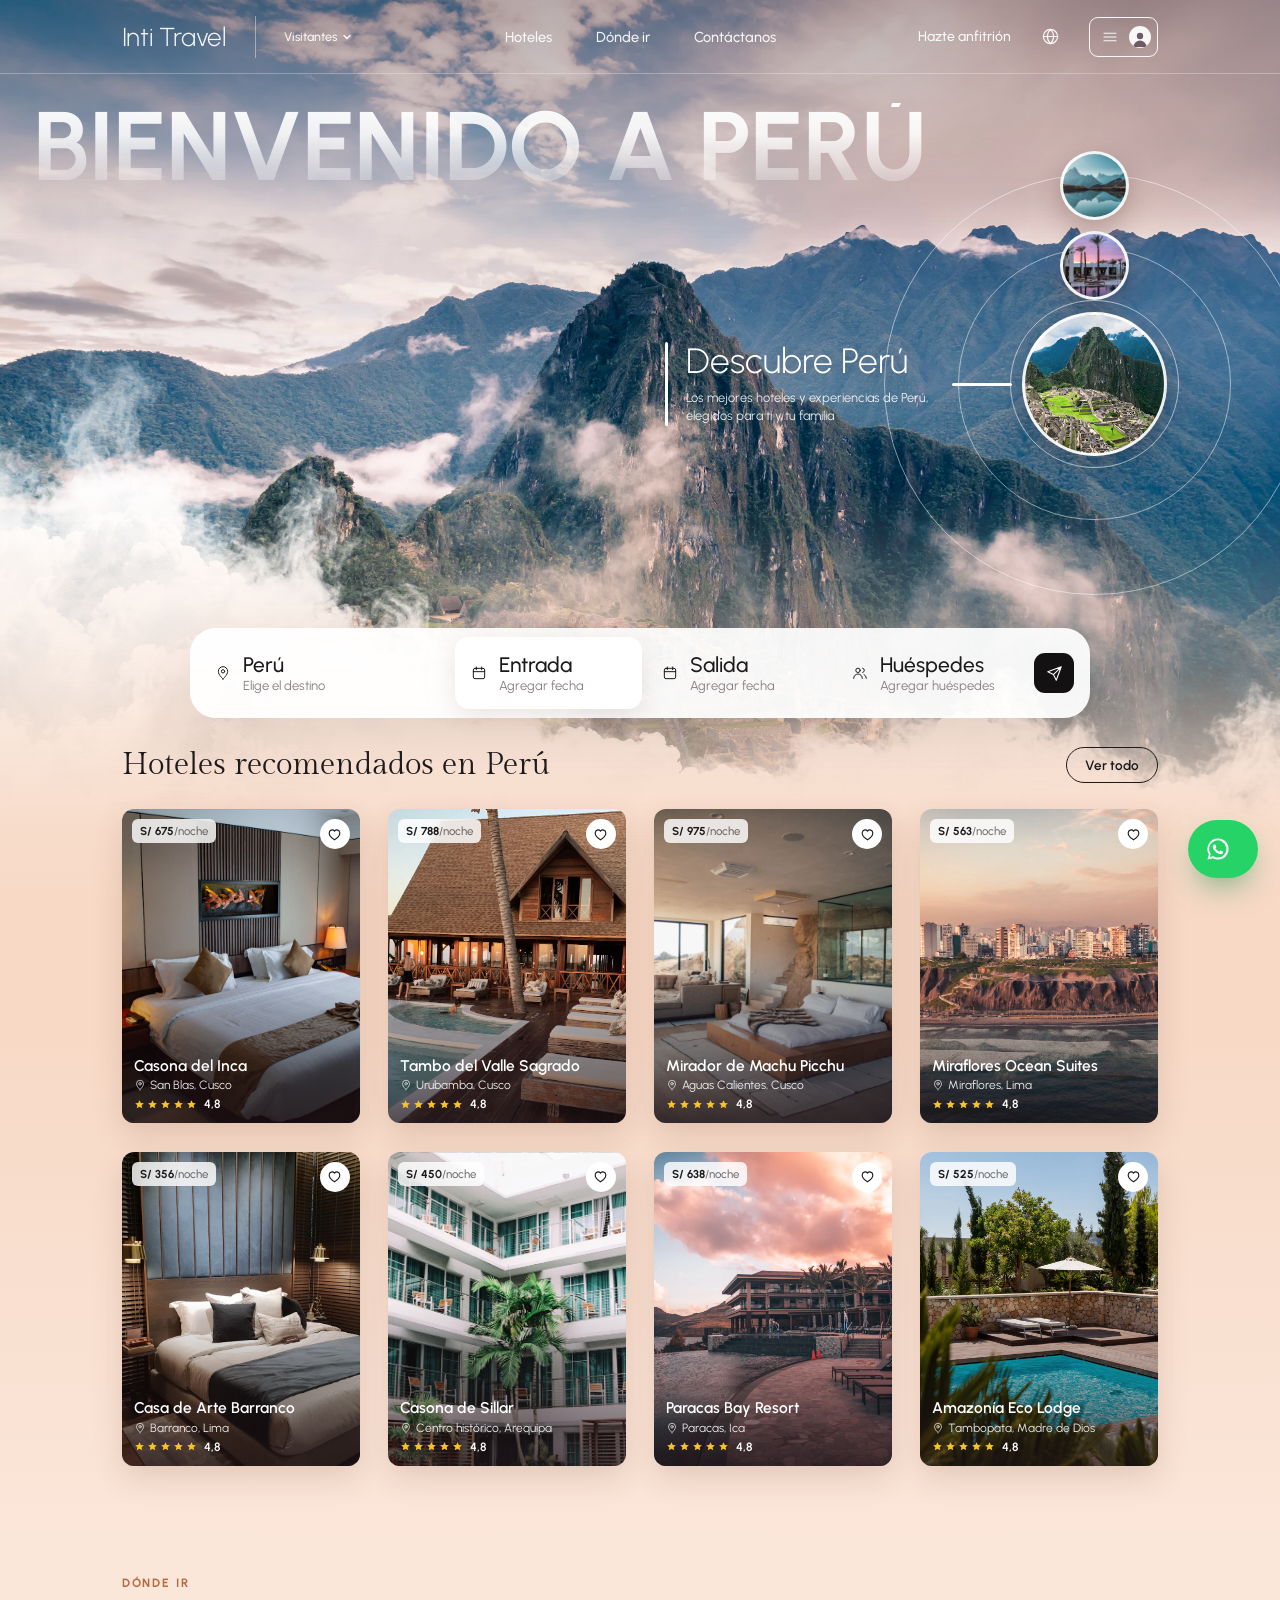
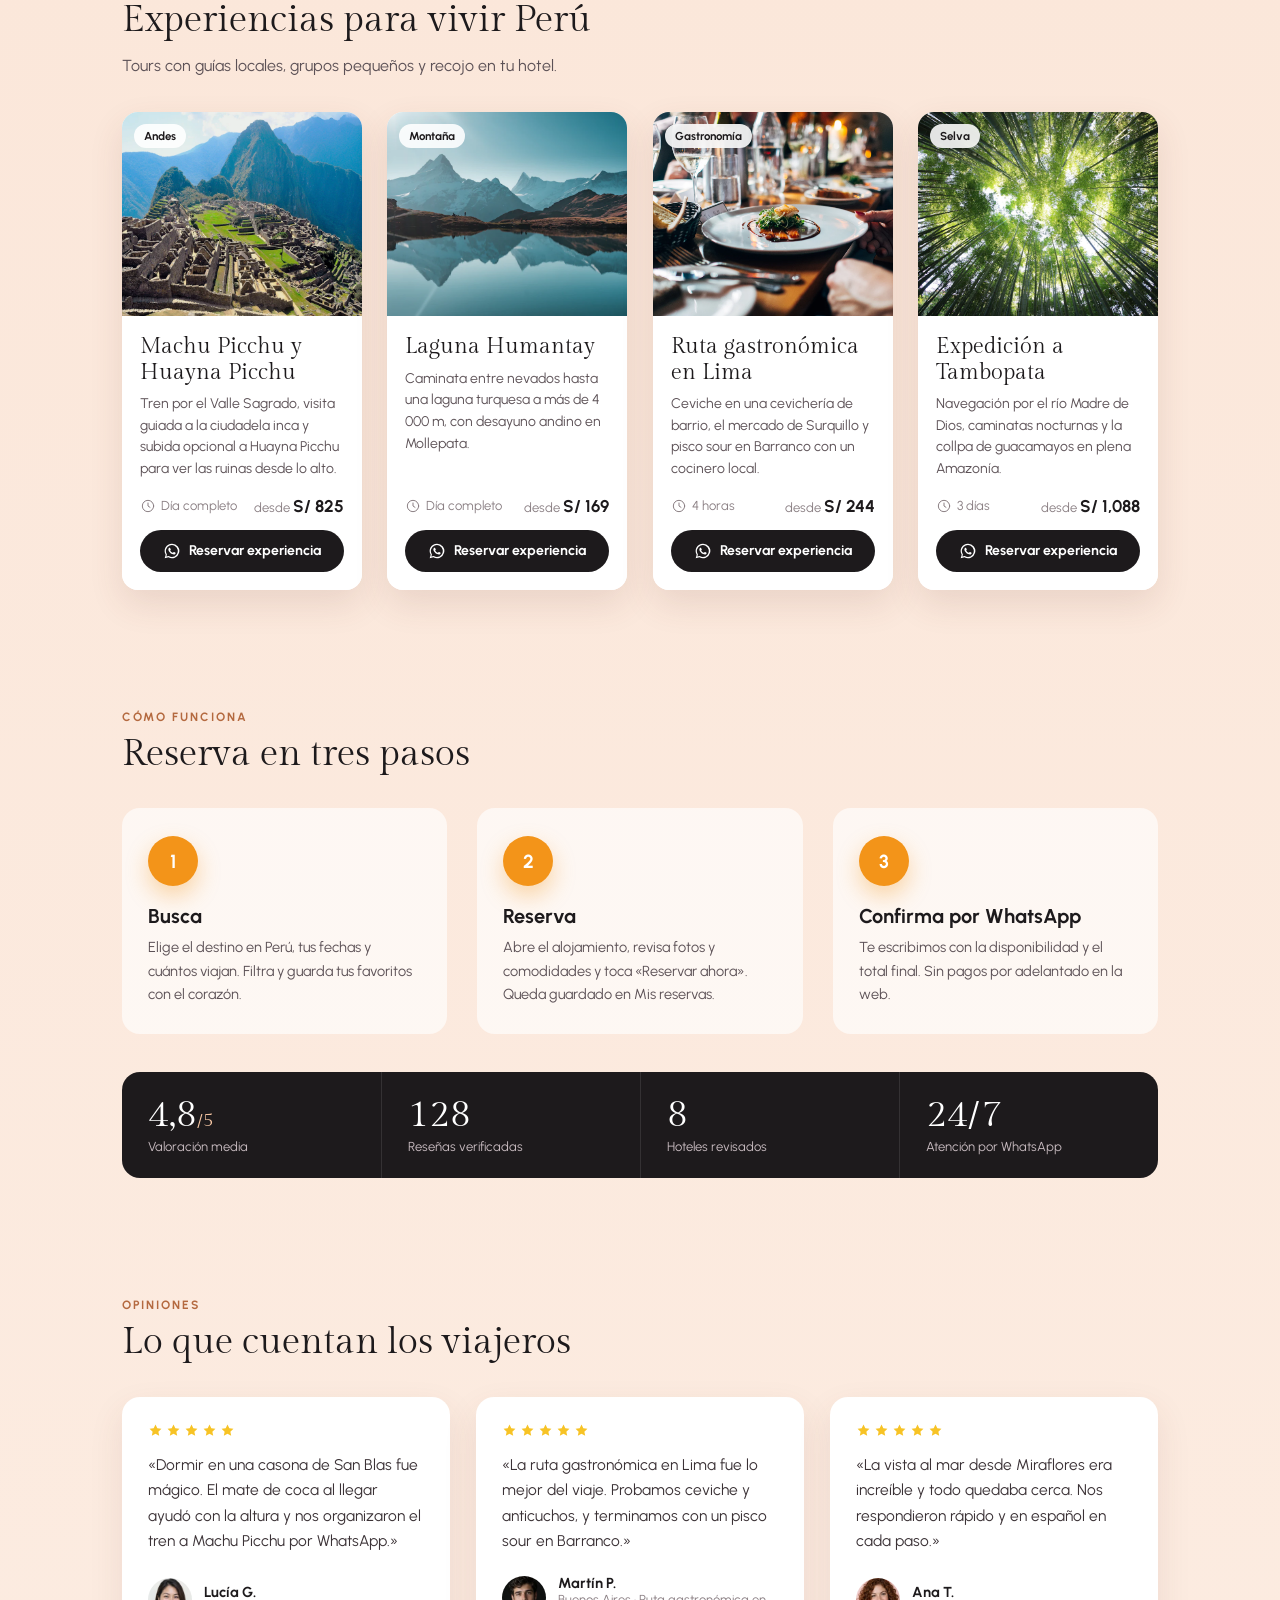
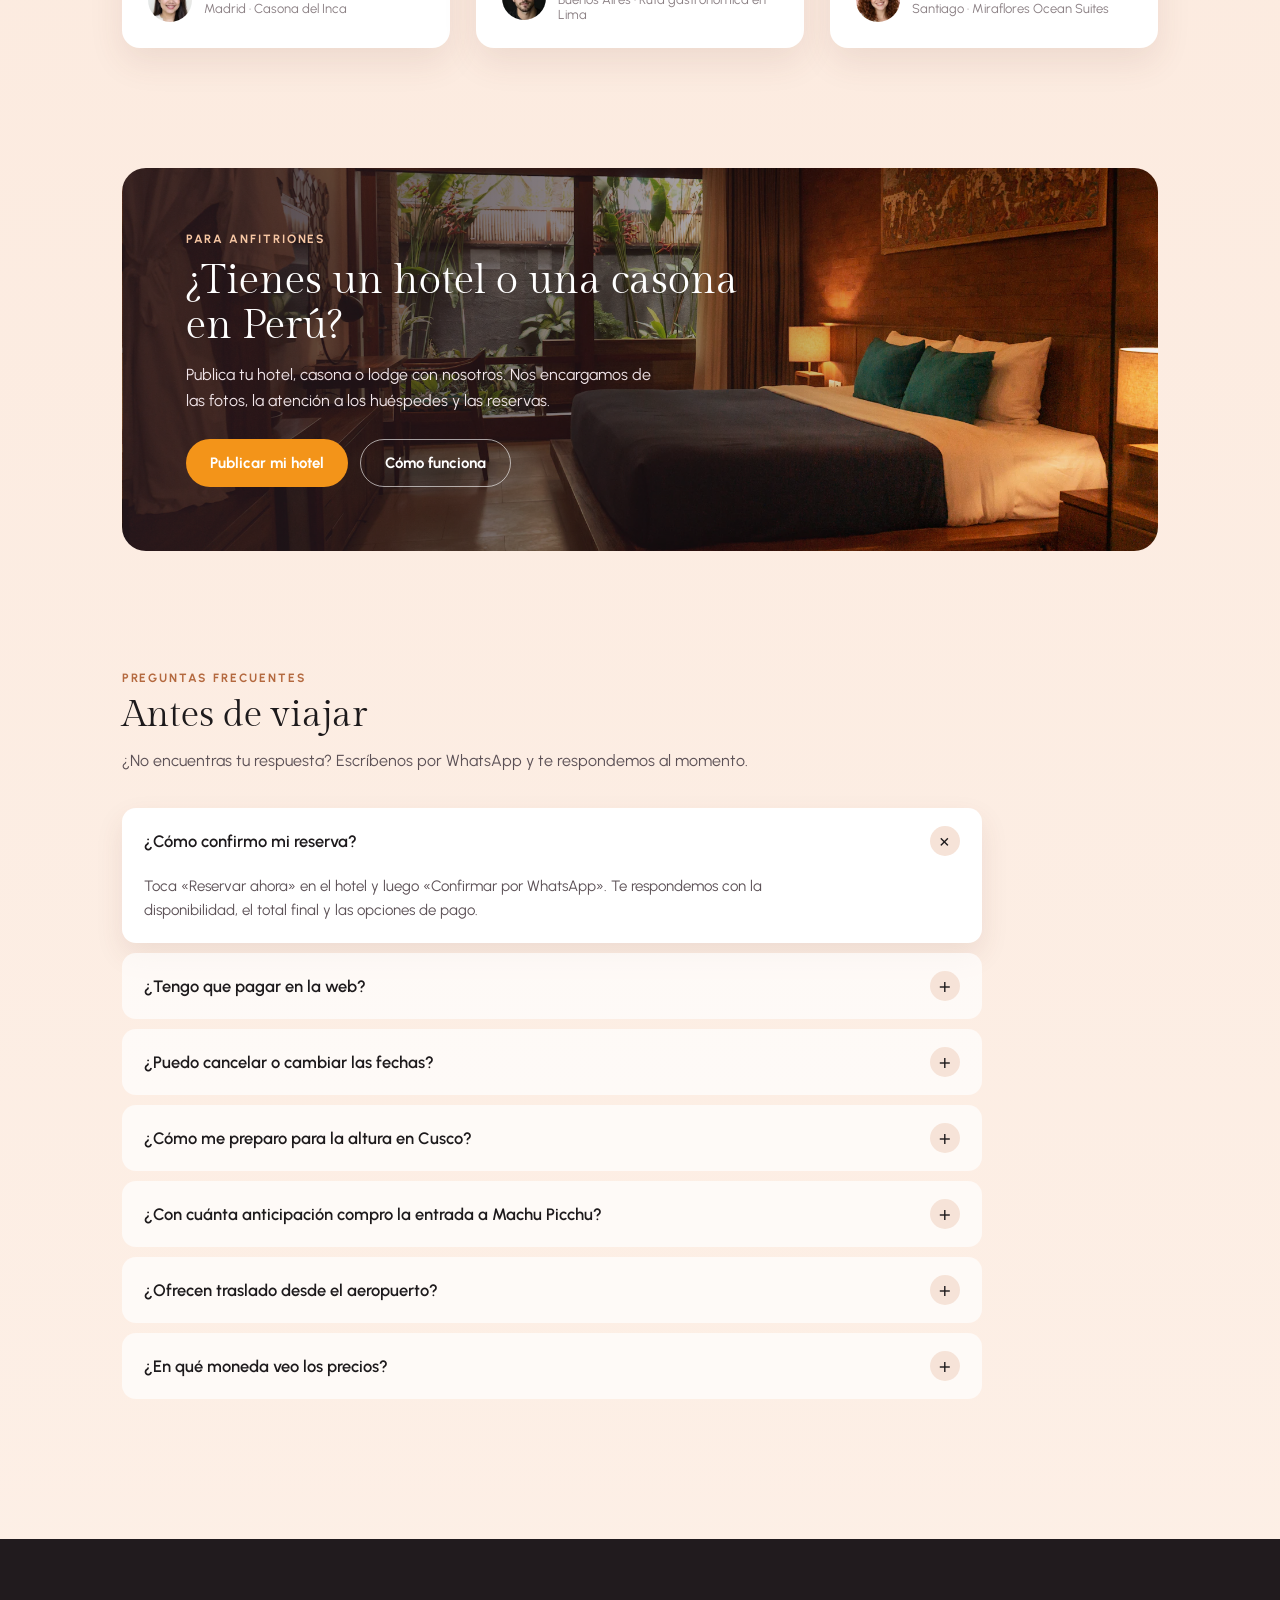
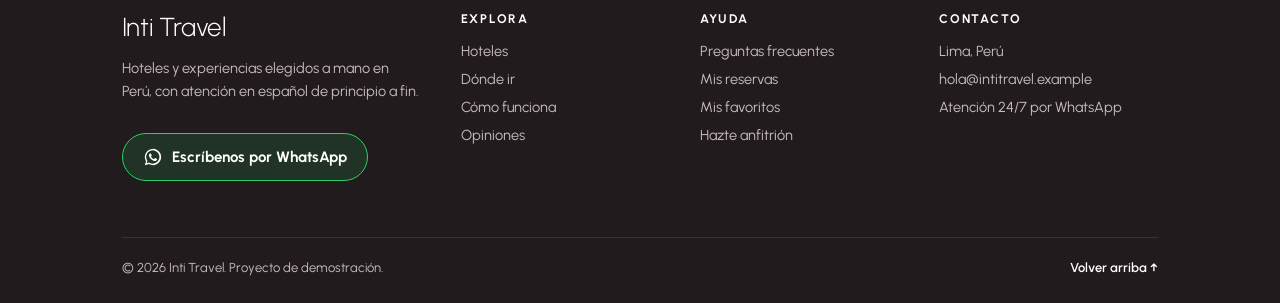
<file: inti-travel/index.html>
<!doctype html>
<html lang="es">
<head>
<meta charset="utf-8">
<meta name="viewport" content="width=device-width,initial-scale=1">
<title>Inti Travel</title>
<meta name="description" content="Hoteles y experiencias en Cusco, Machu Picchu, Lima, Arequipa, Paracas y la Amazonía. Reserva directo o por WhatsApp.">
<link rel="preconnect" href="https://fonts.googleapis.com">
<link rel="preconnect" href="https://fonts.gstatic.com" crossorigin>
<link href="https://fonts.googleapis.com/css2?family=Gilda+Display&family=Urbanist:wght@300;400;500;600;700;800&display=swap" rel="stylesheet">
<style>
:root{
  --peach:#f7d9c6;--ink:#1d1a1c;--muted:#5c5156;--light:#8a7f83;
  --orange:#f39419;--star:#f7c325;--heart:#ff4d5e;
  --ease:cubic-bezier(.65,0,.35,1);--out:cubic-bezier(.16,1,.3,1);
  --pad:clamp(20px,9.5vw,170px);
}
*{box-sizing:border-box;margin:0;padding:0}
html{background:var(--peach)}
body{font-family:Urbanist,system-ui,sans-serif;color:var(--ink);overflow-x:hidden;-webkit-font-smoothing:antialiased;-moz-osx-font-smoothing:grayscale;
  background:linear-gradient(180deg,#f7d9c6 0,#f7d9c6 115vh,#fbe7da 175vh,#fdf0e7 100%);min-height:100vh}
a{color:inherit;text-decoration:none}
button{font:inherit;color:inherit;background:none;border:0}
img{display:block;max-width:100%}
svg.i{width:16px;height:16px;fill:none;stroke:currentColor;stroke-width:1.5;stroke-linecap:round;stroke-linejoin:round;flex:none}
body.lock{overflow:hidden}
[hidden]{display:none!important}

/* ---------- Cursor ---------- */
@media (pointer:fine){*,*::before,*::after{cursor:none!important}}
.cur{position:fixed;left:0;top:0;z-index:10000;pointer-events:none;width:26px;height:26px;margin:-13px 0 0 -13px;border-radius:50%;background:rgba(72,62,68,.55);border:0 solid rgba(20,16,18,.9);
  transition:width .25s var(--out),height .25s var(--out),margin .25s var(--out),background-color .25s var(--out),border-width .25s var(--out),opacity .3s}
.cur.hov{width:38px;height:38px;margin:-19px 0 0 -19px;background:rgba(72,62,68,.35)}
.cur.down{width:44px;height:44px;margin:-22px 0 0 -22px;background:transparent;border-width:5px}
.rec .cur{width:50px;height:50px;margin:-25px 0 0 -25px}
.rec .cur.hov{width:58px;height:58px;margin:-29px 0 0 -29px}
.rec .cur.down{width:62px;height:62px;margin:-31px 0 0 -31px;border-width:7px}
.cur.gone{opacity:0}
@media (pointer:coarse){.cur{display:none}}

/* ---------- Nav ---------- */
.nav{position:fixed;inset:0 0 auto;z-index:50;height:74px;display:flex;align-items:center;padding:0 var(--pad);color:rgba(255,255,255,.92);border-bottom:1px solid rgba(255,255,255,.28);
  transition:background-color .5s,color .5s,border-color .5s}
.nav.solid{background:rgba(247,217,198,.86);-webkit-backdrop-filter:blur(14px);backdrop-filter:blur(14px);color:var(--ink);border-bottom-color:rgba(29,26,28,.08)}
.nav-l{display:flex;align-items:center;flex:1 1 0}
.logo{font-weight:300;font-size:26px;letter-spacing:-.01em;white-space:nowrap}
.div{width:1px;height:42px;background:currentColor;opacity:.45;margin:0 28px}
.visitors{display:flex;align-items:center;gap:5px;font-size:12.5px;font-weight:500}
.visitors svg{width:10px;height:10px}
.links{display:flex;gap:44px;list-style:none;font-size:14.5px;font-weight:500}
.links a{position:relative;padding:4px 0}
.links a::after{content:"";position:absolute;left:0;right:0;bottom:0;height:1.5px;background:currentColor;transform:scaleX(0);transform-origin:right;transition:transform .45s var(--out)}
.links a:hover::after{transform:scaleX(1);transform-origin:left}
.nav-r{flex:1 1 0;display:flex;align-items:center;justify-content:flex-end;gap:20px;font-size:14px;font-weight:500}
.nav-r svg.globe{width:19px;height:19px}
.pill{display:flex;align-items:center;gap:10px;height:40px;padding:0 6px 0 11px;border:1.5px solid currentColor;border-radius:9px}
.pill svg.i{width:18px;height:18px}
.avatar{width:22px;height:22px;border-radius:50%;background:currentColor;display:grid;place-items:center;overflow:hidden}
.avatar svg{width:16px;height:16px;fill:rgba(84,64,74,.85);margin-top:5px}
.nav.solid .avatar svg{fill:#f7d9c6}

/* ---------- Hero ---------- */
.hero{position:relative;height:100vh;min-height:680px;color:#fff}
.clip{position:absolute;inset:0;overflow:hidden;clip-path:inset(0)}
.stack{position:absolute;inset:0;will-change:transform}
.slide{position:absolute;inset:0;overflow:hidden;visibility:hidden;z-index:1}
.slide.live{visibility:visible}
.slide.incoming{visibility:visible;z-index:2}
.ph{position:absolute;inset:-3%;background-size:cover;background-repeat:no-repeat;transform:scale(1.04);will-change:transform}
.tint{position:absolute;inset:0;background:linear-gradient(180deg,rgba(84,64,74,.42) 0%,rgba(84,64,74,.08) 26%,transparent 46%)}
.title{position:absolute;left:2.6vw;top:calc(74px + 3.2vh);font-weight:700;text-transform:uppercase;line-height:.9;white-space:nowrap;font-size:7.6vw;letter-spacing:-.005em}
.title .w{display:inline-block;overflow:hidden;vertical-align:top;padding-bottom:.04em}
.title .w>span{display:inline-block;background:linear-gradient(180deg,rgba(255,255,255,.97) 0%,rgba(255,255,255,.86) 36%,rgba(255,255,255,.16) 100%);
  -webkit-background-clip:text;background-clip:text;color:transparent;transition:transform 1.15s var(--out);transition-delay:var(--d,0s)}
.intro .title .w>span{transform:translateY(105%)}
.title.t3{left:6vw;top:calc(74px + 5vh);font-size:8.2vw;line-height:.95}
.title .br{display:block}

.mist{position:absolute;top:-5%;bottom:-5%;width:34vw;z-index:3;pointer-events:none;opacity:0;filter:blur(10px);
  background:radial-gradient(ellipse 50% 60% at 50% 50%,rgba(255,236,226,.75),rgba(255,236,226,.35) 45%,transparent 72%)}

/* Nubes: imagen blanca sobre negro + mix-blend screen + máscaras */
.ctop{position:absolute;left:-4%;right:-4%;top:-30%;height:80%;z-index:6;opacity:0;pointer-events:none;mix-blend-mode:screen;
  -webkit-mask-image:linear-gradient(to top,transparent 0%,#000 62%);mask-image:linear-gradient(to top,transparent 0%,#000 62%)}
.ctop i{position:absolute;inset:0;background-size:cover;background-position:center bottom;transform:scaleY(-1)}
.cbank{position:absolute;left:-4%;right:-4%;bottom:-6%;height:78%;z-index:7;pointer-events:none;transform-origin:50% 100%;will-change:transform;mix-blend-mode:screen}
.cbank i{position:absolute;inset:0;background-size:cover;background-position:center bottom;mix-blend-mode:screen;
  -webkit-mask-image:linear-gradient(to bottom,transparent 0%,#000 38%);mask-image:linear-gradient(to bottom,transparent 0%,#000 38%)}
.cbank .c1{animation:drift1 26s ease-in-out infinite alternate}
.cbank .c2{opacity:.85;animation:drift2 34s ease-in-out infinite alternate}
@keyframes drift1{from{transform:translateX(-2.5%)}to{transform:translateX(2.5%)}}
@keyframes drift2{from{transform:translate(3%,0) scaleX(-1)}to{transform:translate(-3%,4%) scaleX(-1)}}
.fade{position:absolute;left:0;right:0;bottom:0;height:46%;z-index:8;pointer-events:none;
  background:linear-gradient(180deg,rgba(247,217,198,0) 0%,rgba(247,217,198,.45) 45%,rgba(247,217,198,.92) 82%,#f7d9c6 100%)}

/* Rail */
.rail{position:absolute;inset:0;z-index:10;pointer-events:none;will-change:transform,opacity}
.ring{position:absolute;border-radius:50%;border:1.6px solid rgba(255,255,255,.5);opacity:0;transition:left .9s var(--ease),top .9s var(--ease),width .9s var(--ease),height .9s var(--ease),opacity 1s var(--out)}
.ready .ring{opacity:1}
.thumb{position:absolute;border-radius:50%;pointer-events:auto;transform:scale(0);
  transition:left .9s var(--ease),top .9s var(--ease),width .9s var(--ease),height .9s var(--ease),transform .6s var(--out),box-shadow .4s}
.thumb .img{position:absolute;inset:0;border-radius:50%;background-size:cover;background-position:center;border:3px solid rgba(255,255,255,.92);box-shadow:0 10px 26px rgba(60,30,30,.28);transition:box-shadow .4s}
.thumb::after{content:"";position:absolute;inset:-12px;border-radius:50%;border:1.6px solid rgba(255,255,255,.55);opacity:0;transition:opacity .6s}
.thumb.act::after{opacity:1}
.thumb.in{transform:scale(1)}
.thumb.in:hover{transform:scale(1.07)}
.thumb:hover .img{box-shadow:0 16px 36px rgba(60,30,30,.42)}
.conn{position:absolute;height:3px;border-radius:3px;background:#fff;transform-origin:right center;transform:scaleX(0);transition:transform .55s var(--out)}
.conn.on{transform:scaleX(1)}
.cap{position:absolute;display:flex;gap:18px;align-items:flex-start;transform:translateY(-50%);text-shadow:0 2px 18px rgba(60,30,40,.35)}
.cap .bar{flex:none;width:3px;border-radius:3px;background:#fff;transform-origin:top;transform:scaleY(0);transition:transform .6s var(--out)}
.cap.on .bar{transform:scaleY(1)}
.cap .txt{clip-path:inset(0 100% 0 0);transition:clip-path .9s var(--out)}
.cap.on .txt{clip-path:inset(0 0 0 0)}
.cap h2{font-weight:300;font-size:clamp(26px,2.75vw,40px);line-height:1.1;white-space:nowrap}
.cap p{margin-top:8px;font-size:clamp(12px,1vw,14.5px);line-height:1.45;opacity:.88;max-width:250px}

/* Search */
.search{position:absolute;left:50%;bottom:calc(20vh + 2px);z-index:12;width:min(900px,calc(100% - 40px));height:90px;border-radius:26px;background:rgba(255,255,255,.93);
  box-shadow:0 18px 60px rgba(120,70,60,.16);display:grid;grid-template-columns:1.35fr 1fr 1fr 1fr auto;align-items:center;gap:4px;padding:0 9px 0 9px;color:var(--ink);
  transform:translate(-50%,30px);opacity:0;transition:transform 1s var(--out),opacity 1s var(--out)}
.ready .search{transform:translate(-50%,0);opacity:1}
.field{display:flex;align-items:center;gap:12px;height:72px;padding:0 16px;border-radius:14px;text-align:left;min-width:0;transition:background-color .3s,box-shadow .3s}
.field:hover,.field.on{background:#fff;box-shadow:0 8px 24px rgba(120,80,70,.14)}
.field .lb{display:flex;flex-direction:column;min-width:0}
.field b{font-size:21px;font-weight:500;line-height:1.15;white-space:nowrap}
.field small{font-size:13px;color:var(--light);white-space:nowrap;overflow:hidden;text-overflow:ellipsis}
.send{width:40px;height:40px;border-radius:11px;background:#141113;color:#fff;display:grid;place-items:center;margin:0 7px;transition:transform .35s var(--out)}
.send:hover{transform:scale(1.1) rotate(-8deg)}
.send svg{width:17px;height:17px}
.pop{position:absolute;top:calc(100% + 12px);z-index:20;background:#fff;border-radius:18px;padding:20px;box-shadow:0 30px 80px rgba(90,50,45,.22),0 4px 14px rgba(90,50,45,.08);
  opacity:0;visibility:hidden;transform:translateY(-8px);transition:opacity .3s var(--out),transform .4s var(--out),visibility .3s}
.pop.open{opacity:1;visibility:visible;transform:none}
.cal{left:calc(22.5% + 9px);width:290px}
.cal-h{display:flex;align-items:center;justify-content:space-between;margin-bottom:12px;font-weight:600;font-size:15.5px}
.cal-h button{width:30px;height:30px;border-radius:50%;font-size:18px;line-height:1;display:grid;place-items:center;transition:background-color .2s}
.cal-h button:hover{background:#f6ece5}
.cal-h button:disabled{opacity:.25}
.dow,.days{display:grid;grid-template-columns:repeat(7,34px);justify-content:space-between}
.dow span{font-size:11px;font-weight:600;color:var(--light);text-align:center;padding-bottom:6px}
.days button{height:34px;font-size:13.5px;font-weight:500;position:relative;z-index:0}
.days button::before{content:"";position:absolute;inset:2px;border-radius:9px;z-index:-1;transition:background-color .2s}
.days button:hover:not(:disabled)::before{background:#f6ece5}
.days button:disabled{color:#d2c8cb}
.days .mid::after{content:"";position:absolute;inset:3px -3px;background:#fbe3d4;z-index:-2}
.days .end{color:#fff}.days .end::before,.days .end:hover::before{background:#141113!important}
.days .today{text-decoration:underline;text-underline-offset:3px}
.vis{right:60px;width:290px}
.row{display:flex;align-items:center;justify-content:space-between;padding:12px 0}
.row+.row{border-top:1px solid #f0e4dd}
.row b{font-weight:600;font-size:15.5px;display:block}
.row small{color:var(--light);font-size:12.5px}
.step{display:flex;align-items:center;gap:12px;font-weight:600;font-size:15px}
.step button{width:32px;height:32px;border-radius:50%;border:1.3px solid #d9cdc9;display:grid;place-items:center;font-size:17px;line-height:1;transition:border-color .2s,background-color .2s}
.step button:hover:not(:disabled){border-color:var(--ink)}
.step button:disabled{opacity:.3}
.step output{min-width:16px;text-align:center}

/* ---------- Stays ---------- */
.stays{position:relative;z-index:11;margin-top:-17vh;padding:0 var(--pad) 110px}
.stays-h{display:flex;align-items:center;justify-content:space-between;gap:20px;margin-bottom:26px}
.gilda{font-family:"Gilda Display",Georgia,serif;font-weight:400}
.stays-h h2{font-size:clamp(26px,2.45vw,36px);line-height:1.15}
.see{flex:none;height:36px;padding:0 18px;border:1.4px solid var(--ink);border-radius:20px;font-size:13.5px;font-weight:600;display:inline-flex;align-items:center;transition:background-color .3s,color .3s}
.see:hover{background:var(--ink);color:#fff}
.grid{display:grid;grid-template-columns:repeat(4,1fr);gap:clamp(14px,2.2vw,30px)}
.card{position:relative;aspect-ratio:203/268;border-radius:12px;overflow:hidden;box-shadow:0 12px 30px rgba(110,60,50,.16);color:#fff;
  opacity:0;transform:translateY(40px);transition:opacity .9s var(--out),transform .9s var(--out),box-shadow .5s;transition-delay:var(--d,0s),var(--d,0s),0s}
.card.seen{opacity:1;transform:none}
.card.seen:hover{transform:translateY(-6px);box-shadow:0 22px 44px rgba(110,60,50,.28);transition-delay:0s}
.card .img{position:absolute;inset:0;background-size:cover;background-position:center;transition:transform 1.2s var(--out)}
.card:hover .img{transform:scale(1.07)}
.card::after{content:"";position:absolute;inset:0;background:linear-gradient(180deg,transparent 48%,rgba(30,18,22,.72));pointer-events:none}
.price{position:absolute;left:10px;top:10px;z-index:1;padding:5px 8px;border-radius:6px;background:rgba(255,255,255,.82);-webkit-backdrop-filter:blur(6px);backdrop-filter:blur(6px);color:var(--ink);font-size:11.5px;font-weight:700}
.price span{opacity:.6;font-weight:500}
.heart{position:absolute;right:10px;top:10px;z-index:2;width:30px;height:30px;border-radius:50%;background:#fff;display:grid;place-items:center;color:var(--ink)}
.heart svg{width:15px;height:15px;fill:none;stroke:currentColor;stroke-width:1.8;transition:transform .35s var(--out)}
.heart.on{color:var(--heart)}.heart.on svg{fill:var(--heart)}
.heart.pop svg{animation:pop .45s var(--out)}
@keyframes pop{40%{transform:scale(1.35)}}
.meta{position:absolute;left:12px;right:12px;bottom:12px;z-index:1}
.meta h3{font-size:15.5px;font-weight:600;line-height:1.2}
.meta .area{display:flex;align-items:center;gap:4px;font-size:12px;opacity:.9;margin-top:3px}
.meta .area svg{width:12px;height:12px}
.stars{display:flex;align-items:center;gap:2px;margin-top:5px;font-size:12px;font-weight:600}
.stars svg{width:11px;height:11px;fill:var(--star)}
.stars b{margin-left:5px;font-weight:600}

/* ---------- Detail ---------- */
.detail{position:fixed;inset:0;z-index:40;overflow-y:auto;overscroll-behavior:contain;background:linear-gradient(180deg,#f7d9c6 0,#f7d9c6 290px,#fff 290px);
  padding:104px var(--pad) 90px;opacity:0;visibility:hidden;transition:opacity .55s var(--out),visibility .55s}
.detail.open{opacity:1;visibility:visible}
.rise{opacity:0;transform:translateY(26px);transition:opacity .8s var(--out),transform .8s var(--out)}
.detail.shown .rise{opacity:1;transform:none;transition-delay:var(--d,0s)}
.crumbs{font-size:12.5px;display:flex;flex-wrap:wrap;gap:8px;align-items:center;margin-bottom:24px}
.crumbs .last{color:var(--light)}
.crumbs a:hover{text-decoration:underline}
.cols{display:grid;grid-template-columns:1.18fr 1fr;gap:clamp(28px,4vw,64px);align-items:start}
.main{position:relative;aspect-ratio:512/445;border-radius:10px;overflow:hidden;background:#ead2c3}
.main .lay{position:absolute;inset:0;background-size:cover;background-position:center}
.main.hide{visibility:hidden}
.main .heart{right:14px;top:14px;width:36px;height:36px}
.minis{display:grid;grid-template-columns:repeat(3,1fr);gap:16px;margin-top:16px}
.minis>*{display:block;width:100%;padding:0;border:0;position:relative;aspect-ratio:1;border-radius:10px;background-size:cover;background-position:center;transition:transform .45s var(--out),box-shadow .45s}
.minis>*:hover{transform:translateY(-5px);box-shadow:0 14px 28px rgba(110,60,50,.22)}
.minis .more::after{content:"+9";position:absolute;inset:0;border-radius:inherit;background:rgba(20,14,16,.55);color:#fff;display:grid;place-items:center;font-size:24px;font-weight:600}
.d-name{font-size:clamp(30px,2.65vw,38px);line-height:1.12}
.host{display:flex;align-items:center;gap:8px;margin-top:10px;font-size:13.5px;color:var(--muted)}
.host img{width:20px;height:20px;border-radius:50%;object-fit:cover}
.host b{color:var(--ink);font-weight:600}
.about{font-size:22px;margin-top:26px}
.d-p{margin-top:10px;font-size:14.5px;line-height:1.65;color:var(--muted)}
.book{margin-top:24px;background:#fff;border-radius:18px;padding:22px;box-shadow:0 20px 50px rgba(110,60,50,.14),0 2px 8px rgba(110,60,50,.06)}
.book .pr{font-size:26px;font-weight:700}.book .pr span{font-size:14px;font-weight:500;color:var(--light)}
.dates{margin-top:14px;display:grid;grid-template-columns:1fr 1fr;background:#f4f2f3;border-radius:12px}
.dates div{padding:12px 16px}.dates div+div{border-left:1px solid #e4dfe1}
.dates small,.guests small{display:block;font-size:11.5px;color:var(--light);font-weight:600;letter-spacing:.02em}
.dates b{font-size:14.5px;font-weight:600}
.guests{display:flex;align-items:center;justify-content:space-between;padding:14px 4px 4px}
.guests b{font-size:14.5px;font-weight:600}
.booknow{margin-top:16px;width:100%;height:50px;border-radius:99px;background:var(--orange);color:#fff;font-weight:700;font-size:15.5px;transition:background-color .35s,transform .3s var(--out)}
.booknow:hover{transform:translateY(-2px)}
.booknow.done{background:#2fae62}
.icon-btn{width:38px;height:38px;border-radius:50%;display:grid;place-items:center;color:inherit;transition:background-color .25s}
.icon-btn:hover,.icon-btn[aria-expanded="true"]{background:rgba(255,255,255,.18)}
.nav.solid .icon-btn:hover,.nav.solid .icon-btn[aria-expanded="true"]{background:rgba(29,26,28,.07)}
.pill{transition:background-color .25s}.pill[aria-expanded="true"]{background:rgba(255,255,255,.18)}.nav.solid .pill[aria-expanded="true"]{background:rgba(29,26,28,.06)}
.menu{position:fixed;top:70px;right:var(--pad);z-index:55;width:270px;background:#fff;color:var(--ink);border-radius:16px;padding:8px;box-shadow:0 30px 80px rgba(90,50,45,.24),0 4px 14px rgba(90,50,45,.08);
  opacity:0;visibility:hidden;transform:translateY(-8px);transition:opacity .3s var(--out),transform .4s var(--out),visibility .3s}
.menu.open{opacity:1;visibility:visible;transform:none}
#langMenu{right:calc(var(--pad) + 70px)}
.menu-h{font-size:11px;font-weight:700;letter-spacing:.1em;text-transform:uppercase;color:var(--light);padding:10px 12px 6px}
.mi{display:flex;align-items:center;justify-content:space-between;gap:10px;width:100%;padding:11px 12px;border-radius:10px;font-size:14.5px;font-weight:500;text-align:left;transition:background-color .2s}
button.mi:hover,a.mi:hover{background:#f8eee8}
.mi.on{font-weight:700}.mi .ck{color:var(--orange);font-weight:700}
.mi .count{min-width:24px;height:22px;padding:0 7px;border-radius:99px;background:#f6e3d8;font-size:12px;font-weight:700;display:grid;place-items:center}
.mi.wa{color:#128c4a}
.menu hr{border:0;border-top:1px solid #f0e4dd;margin:6px 4px}
.mob-only{display:none!important}
.dest{left:9px;width:300px}
.dest-list{display:grid;gap:2px;max-height:320px;overflow:auto}
.filter-note{margin:-14px 0 22px;font-size:13.5px;color:var(--muted);display:flex;flex-wrap:wrap;gap:6px 12px;align-items:center}
.filter-note b{color:var(--ink)}
.filter-note button{font-weight:700;text-decoration:underline;text-underline-offset:3px}
.empty{grid-column:1/-1;padding:44px 20px;text-align:center;color:var(--muted);border:1.5px dashed #e3c2ae;border-radius:14px;font-size:15px}
.contact{margin-top:80px;padding:26px 28px;border-radius:18px;background:rgba(255,255,255,.62);display:flex;flex-wrap:wrap;gap:16px 28px;align-items:center;justify-content:space-between}
.contact h3{font-size:26px;line-height:1.1}
.contact p{margin-top:6px;font-size:14px;color:var(--muted)}
.contact .bookwa{width:auto;margin:0;padding:0 22px}
.rate-pick{display:flex;gap:2px}
.rate-pick button{width:30px;height:30px;display:grid;place-items:center;color:#e3d4d8;transition:color .15s,transform .2s var(--out)}
.rate-pick button svg{width:20px;height:20px;fill:currentColor}
.rate-pick:hover button{color:var(--heart)}
.rate-pick button:hover~button{color:#e3d4d8}
.rate-pick button:hover{transform:scale(1.15)}
.toast{position:fixed;left:50%;bottom:calc(24px + env(safe-area-inset-bottom,0px));z-index:60;transform:translate(-50%,20px);opacity:0;pointer-events:none;background:#1d1a1c;color:#fff;
  padding:12px 18px;border-radius:12px;font-size:14px;font-weight:500;max-width:calc(100vw - 32px);text-align:center;transition:opacity .3s var(--out),transform .45s var(--out)}
.toast.on{opacity:1;transform:translate(-50%,0)}
.sheet{position:fixed;inset:0;z-index:58;background:rgba(29,20,24,.42);display:grid;place-items:center;padding:16px;opacity:0;visibility:hidden;transition:opacity .35s var(--out),visibility .35s}
.sheet.open{opacity:1;visibility:visible}
.sheet-card{background:#fff;border-radius:20px;width:min(540px,100%);max-height:82vh;overflow:auto;padding:24px;box-shadow:0 40px 90px rgba(40,20,25,.35);transform:translateY(14px);transition:transform .45s var(--out)}
.sheet.open .sheet-card{transform:none}
.sheet-h{display:flex;align-items:center;justify-content:space-between;margin-bottom:8px}
.sheet-h h2{font-size:26px}
.sheet-h .icon-btn:hover{background:#f6ece5}
.bk{display:grid;grid-template-columns:72px 1fr;gap:14px;padding:16px 0;border-top:1px solid #f0e4dd}
.bk-img{width:72px;height:72px;border-radius:10px;background-size:cover;background-position:center}
.bk h3{font-size:16px;font-weight:700}
.bk p{font-size:13.5px;color:var(--muted);margin-top:2px}
.bk-act{display:flex;flex-wrap:wrap;gap:8px;margin-top:10px}
.bk-act a,.bk-act button{height:34px;padding:0 14px;border-radius:99px;font-size:13px;font-weight:700;display:inline-flex;align-items:center;gap:6px}
.bk-act a{background:#25d366;color:#fff}
.bk-act a svg{width:16px;height:16px}
.bk-act button{border:1.3px solid #e0d2d6;color:var(--muted)}
.bk-act button:hover{border-color:var(--ink);color:var(--ink)}
.bookwa{margin-top:10px;width:100%;height:48px;border-radius:99px;border:1.5px solid #25d366;color:#128c4a;font-weight:700;font-size:15px;display:flex;align-items:center;justify-content:center;gap:9px;transition:background-color .3s,color .3s}
.bookwa svg{width:20px;height:20px}
.bookwa:hover{background:#25d366;color:#fff}
.wa-float{position:fixed;right:calc(22px + env(safe-area-inset-right,0px));bottom:calc(22px + env(safe-area-inset-bottom,0px));z-index:46;height:58px;min-width:58px;padding:0 17px;border-radius:99px;background:#25d366;color:#fff;display:flex;align-items:center;gap:10px;font-weight:700;font-size:14.5px;box-shadow:0 14px 32px -10px rgba(18,140,74,.65);transition:transform .35s var(--out)}
.wa-float svg{width:26px;height:26px;flex:none}
.wa-float:hover{transform:translateY(-3px) scale(1.03)}
.wa-float span{max-width:0;overflow:hidden;white-space:nowrap;transition:max-width .5s var(--out)}
.wa-float:hover span,.wa-float:focus-visible span{max-width:240px}
.rating{margin-top:24px;padding:16px 0;border-top:1px solid #ece6e8;border-bottom:1px solid #ece6e8;display:flex;align-items:center;justify-content:space-between;gap:14px;flex-wrap:wrap}
.r-score{display:flex;align-items:center;gap:8px;font-size:14px}
.r-score b{font-size:20px;font-weight:700}
.r-score span{color:var(--light)}
.r-score .rs{display:flex;gap:2px}.r-score .rs svg{width:12px;height:12px;fill:var(--heart)}
.faces{display:flex}
.faces img{width:38px;height:38px;border-radius:50%;border:2.5px solid #fff;object-fit:cover}
.faces img+img{margin-left:-12px}
.rate{height:36px;padding:0 18px;border-radius:99px;border:1.4px solid var(--ink);font-size:13.5px;font-weight:600;transition:background-color .3s,color .3s}
.rate:hover,.rate.on{background:var(--ink);color:#fff}
.amen-h{font-size:22px;margin-top:24px}
.amen{margin-top:14px;display:grid;grid-template-columns:repeat(3,1fr);gap:14px 10px;list-style:none;font-size:13.5px;color:var(--muted)}
.amen li{display:flex;align-items:center;gap:9px}
.amen svg.i{width:20px;height:20px;color:var(--ink);stroke-width:1.3}
.similar{margin-top:80px}
.similar h2{font-size:clamp(24px,2.2vw,32px);margin-bottom:22px}
.fly{position:fixed;z-index:45;background-size:cover;background-position:center;pointer-events:none;will-change:left,top,width,height}

/* ---------- Responsive ---------- */

/* ---------- Secciones de la página completa ---------- */
.rv{opacity:0;transform:translateY(30px);transition:opacity .9s var(--out),transform .9s var(--out);transition-delay:var(--d,0s)}
.rv.seen{opacity:1;transform:none}
.sec{padding:0 var(--pad) 120px;position:relative}
.sec,.stays,.foot{scroll-margin-top:96px}
.sec-h{max-width:640px;margin-bottom:34px}
.eyebrow{font-size:12px;font-weight:700;letter-spacing:.16em;text-transform:uppercase;color:#b4693f}
.eyebrow-l{color:#f7c7a4}
.sec-h h2{margin-top:10px;font-size:clamp(28px,2.9vw,42px);line-height:1.1}
.sec-h p:not(.eyebrow){margin-top:12px;font-size:16px;line-height:1.6;color:var(--muted)}
.xp-grid{display:grid;grid-template-columns:repeat(4,1fr);gap:clamp(14px,2vw,26px)}
.xp{position:relative;display:flex;flex-direction:column;border-radius:16px;overflow:hidden;background:#fff;box-shadow:0 14px 34px rgba(110,60,50,.12);transition:opacity .9s var(--out),transform .9s var(--out),box-shadow .5s;transition-delay:var(--d,0s),var(--d,0s),0s}
.xp.seen:hover{transform:translateY(-6px);box-shadow:0 24px 48px rgba(110,60,50,.22);transition-delay:0s}
.xp-img{aspect-ratio:4/3.4;background-size:cover;transition:transform 1.2s var(--out)}
.xp:hover .xp-img{transform:scale(1.05)}
.xp-tag{position:absolute;left:12px;top:12px;padding:5px 10px;border-radius:99px;background:rgba(255,255,255,.88);-webkit-backdrop-filter:blur(6px);backdrop-filter:blur(6px);font-size:11.5px;font-weight:700}
.xp-body{position:relative;display:flex;flex-direction:column;flex:1;padding:18px;background:#fff}
.xp-body h3{font-family:"Gilda Display",Georgia,serif;font-weight:400;font-size:22px;line-height:1.15}
.xp-body>p{margin-top:8px;font-size:14px;line-height:1.55;color:var(--muted)}
.xp-foot{margin-top:auto;padding-top:16px;display:flex;justify-content:space-between;align-items:center;font-size:13px;color:var(--light)}
.xp-meta{display:flex;align-items:center;gap:5px}
.xp-price b{color:var(--ink);font-size:17px;font-weight:700}
.xp-btn{margin-top:14px;height:42px;border-radius:99px;background:#1d1a1c;color:#fff;display:flex;align-items:center;justify-content:center;gap:8px;font-size:14px;font-weight:700;transition:background-color .3s,transform .3s var(--out)}
.xp-btn svg{width:18px;height:18px}
.xp-btn:hover{background:#25d366;transform:translateY(-1px)}
.steps{list-style:none;display:grid;grid-template-columns:repeat(3,1fr);gap:clamp(16px,2.4vw,34px);counter-reset:s}
.steps li{position:relative;padding:28px 26px;border-radius:18px;background:rgba(255,255,255,.66)}
.steps li:not(:last-child)::after{content:"";position:absolute;top:52px;left:calc(26px + 50px);right:-34px;height:1.5px;background:repeating-linear-gradient(90deg,#e2b79d 0 6px,transparent 6px 12px);z-index:-1}
.step-n{width:50px;height:50px;border-radius:50%;display:grid;place-items:center;font-size:19px;font-weight:700;color:#fff;background:var(--orange);box-shadow:0 10px 22px rgba(243,148,25,.35)}
.steps h3{margin-top:18px;font-size:20px;font-weight:700}
.steps p{margin-top:8px;font-size:14.5px;line-height:1.6;color:var(--muted)}
.trust{margin-top:clamp(28px,3vw,44px);display:grid;grid-template-columns:repeat(4,1fr);border-radius:18px;background:#1d1a1c;color:#fff;overflow:hidden}
.trust>div{padding:24px 26px;display:flex;flex-direction:column-reverse;gap:4px}
.trust>div+div{border-left:1px solid rgba(255,255,255,.1)}
.trust dd{font-family:"Gilda Display",Georgia,serif;font-size:clamp(30px,3vw,42px);line-height:1}
.trust dd small{font-size:.5em;color:#f7c7a4}
.trust dt{font-size:13px;color:#c9bcc1}
.reviews{display:grid;grid-template-columns:repeat(3,1fr);gap:clamp(14px,2vw,26px)}
.review{display:flex;flex-direction:column;padding:26px;border-radius:18px;background:#fff;box-shadow:0 14px 34px rgba(110,60,50,.1)}
.rv-stars{display:flex;gap:3px}.rv-stars svg{width:15px;height:15px;fill:var(--star)}
.review blockquote{margin-top:14px;font-size:15.5px;line-height:1.65;color:#3b3236}
.review figcaption{margin-top:auto;padding-top:20px;display:flex;align-items:center;gap:12px;font-size:13px;color:var(--light)}
.review figcaption img{width:44px;height:44px;border-radius:50%;object-fit:cover}
.review figcaption b{display:block;color:var(--ink);font-size:14.5px;font-weight:700}
.hostband{border-radius:24px;padding:clamp(34px,5vw,72px);min-height:380px;display:flex;flex-direction:column;justify-content:center;background-size:cover;background-position:center 60%;color:#fff}
.hostband h2{margin-top:12px;font-size:clamp(28px,3.2vw,46px);line-height:1.1;max-width:560px}
.hostband>p:not(.eyebrow){margin-top:14px;max-width:470px;font-size:16px;line-height:1.6;color:#f2e6ea}
.host-cta{margin-top:26px;display:flex;flex-wrap:wrap;gap:12px}
.btn-o,.btn-g{height:48px;padding:0 24px;border-radius:99px;display:inline-flex;align-items:center;font-weight:700;font-size:15px;transition:transform .3s var(--out),background-color .3s}
.btn-o{background:var(--orange);color:#fff}.btn-o:hover{transform:translateY(-2px)}
.btn-g{border:1.5px solid rgba(255,255,255,.6);color:#fff}.btn-g:hover{background:rgba(255,255,255,.14)}
.faq{max-width:860px;display:grid;gap:10px}
.faq details{border-radius:14px;background:rgba(255,255,255,.7);transition:background-color .3s}
.faq details[open]{background:#fff;box-shadow:0 12px 28px rgba(110,60,50,.1)}
.faq summary{list-style:none;padding:18px 22px;display:flex;justify-content:space-between;align-items:center;gap:16px;font-size:16.5px;font-weight:600}
.faq summary::-webkit-details-marker{display:none}
.faq summary::after{content:"+";flex:none;width:30px;height:30px;border-radius:50%;display:grid;place-items:center;font-size:20px;font-weight:400;background:#f6e3d8;transition:transform .35s var(--out)}
.faq details[open] summary::after{transform:rotate(45deg)}
.faq details p{padding:0 22px 20px;font-size:15px;line-height:1.65;color:var(--muted);max-width:720px}
.foot{background:#211b1e;color:#c9bcc1;padding:72px var(--pad) 28px;margin-top:20px}
.foot-top{display:grid;grid-template-columns:1.5fr 1fr 1fr 1.1fr;gap:40px}
.foot .logo{color:#fff}
.foot-brand p{margin:14px 0 20px;max-width:330px;font-size:14.5px;line-height:1.6}
.foot-wa{width:auto!important;display:inline-flex!important;padding:0 20px;color:#fff!important;border-color:#25d366!important;background:rgba(37,211,102,.12)}
.foot-col{display:flex;flex-direction:column;align-items:flex-start;gap:10px;font-size:14.5px}
.foot-col p{color:#fff;font-size:12.5px;font-weight:700;letter-spacing:.14em;text-transform:uppercase;margin-bottom:6px}
.foot-col a,.foot-col button{color:#c9bcc1;transition:color .2s;text-align:left;font-size:14.5px}
.foot-col a:hover,.foot-col button:hover{color:#fff}
.foot-bot{margin-top:56px;padding-top:22px;border-top:1px solid rgba(255,255,255,.1);display:flex;flex-wrap:wrap;justify-content:space-between;gap:12px;font-size:13px}
.foot-bot button{color:#fff;font-weight:600}
@media (max-width:1000px){
  .links,.host-link{display:none}
  .xp-grid{grid-template-columns:repeat(2,1fr)}
  .steps,.reviews{grid-template-columns:1fr}
  .steps li::after{display:none}
  .trust{grid-template-columns:repeat(2,1fr)}
  .trust>div:nth-child(3){border-left:0}
  .trust>div:nth-child(n+3){border-top:1px solid rgba(255,255,255,.1)}
  .foot-top{grid-template-columns:1fr 1fr}
  .mob-only{display:flex!important}
  hr.mob-only{display:block!important}
  #langMenu{right:calc(var(--pad) + 60px)}
  .grid{grid-template-columns:repeat(2,1fr)}
  .cols{grid-template-columns:1fr}
}
@media (max-width:640px){
  .div,.visitors{display:none}
  .nav-r{gap:14px}
  .title,.title.t3{white-space:normal;font-size:13.5vw;max-width:80vw;left:6vw}
  .cap,.conn{display:none}
  .search{height:auto;grid-template-columns:1fr 1fr;padding:8px;gap:4px;bottom:16vh;border-radius:22px}
  .field{height:62px;padding:0 10px;gap:8px}
  .field b{font-size:17px}
  .field small{font-size:12px}
  .send{grid-column:1/-1;width:100%;height:44px;margin:4px 0 0}
  .send:hover{transform:none}
  .cal,.vis{left:50%!important;right:auto;width:min(300px,calc(100vw - 40px));margin-left:calc(min(300px,calc(100vw - 40px))/-2)}
  .pop{padding:16px}
  .dow,.days{grid-template-columns:repeat(7,1fr)}
  .stays{margin-top:-8vh}
  .xp-grid{grid-template-columns:1fr}
  .sec{padding-bottom:84px}
  .hostband{min-height:0}
  .foot-top{grid-template-columns:1fr}
  .menu,#langMenu{right:16px;left:16px;width:auto}
  .dest{left:50%!important;width:min(300px,calc(100vw - 40px));margin-left:calc(min(300px,calc(100vw - 40px))/-2)}
  .contact{padding:22px}
  .contact .bookwa{width:100%}
  .wa-float{height:52px;min-width:52px;padding:0 13px;right:16px;bottom:16px}
  .wa-float span{display:none}
  .stays-h h2{font-size:24px}
  .amen{grid-template-columns:repeat(2,1fr)}
}
@media (prefers-reduced-motion:reduce){
  .cbank i{animation:none}
}
</style>
</head>
<body>
<div class="cur gone" id="cur" aria-hidden="true"></div>

<svg width="0" height="0" style="position:absolute" aria-hidden="true">
  <symbol id="pin" viewBox="0 0 24 24"><path d="M12 21s-7-6-7-11.5a7 7 0 0 1 14 0C19 15 12 21 12 21Z"/><circle cx="12" cy="9.5" r="2.5"/></symbol>
  <symbol id="cal" viewBox="0 0 24 24"><rect x="3.5" y="5" width="17" height="15.5" rx="2.5"/><path d="M3.5 10h17M8 3v4M16 3v4"/></symbol>
  <symbol id="ppl" viewBox="0 0 24 24"><circle cx="9" cy="8" r="3.3"/><path d="M2.5 20a6.5 6.5 0 0 1 13 0M16 4.8a3.3 3.3 0 0 1 0 6.4M18 14.2a6.5 6.5 0 0 1 3.5 5.8"/></symbol>
  <symbol id="plane" viewBox="0 0 24 24"><path d="M21.5 2.5 10.5 13.5M21.5 2.5 14.5 21.5l-4-8-8-4 19-7Z"/></symbol>
  <symbol id="heart" viewBox="0 0 24 24"><path d="M12 20.5s-8.5-5.2-8.5-11a4.8 4.8 0 0 1 8.5-3 4.8 4.8 0 0 1 8.5 3c0 5.8-8.5 11-8.5 11Z"/></symbol>
  <symbol id="star" viewBox="0 0 24 24"><path d="m12 2.5 2.9 6 6.6.8-4.9 4.5 1.3 6.5L12 17l-5.9 3.3 1.3-6.5L2.5 9.3l6.6-.8Z"/></symbol>
  <symbol id="wifi" viewBox="0 0 24 24"><path d="M2 9a15 15 0 0 1 20 0M5 12.6a10 10 0 0 1 14 0M8.5 16.1a5 5 0 0 1 7 0"/><circle cx="12" cy="19.5" r=".8"/></symbol>
  <symbol id="bar" viewBox="0 0 24 24"><path d="M5 3h14l-7 9-7-9ZM12 12v8M8 21h8M7.5 6.5h9"/></symbol>
  <symbol id="pier" viewBox="0 0 24 24"><path d="M3 9h18M5 9v11M12 9v11M19 9v11M2 16c1.7 0 1.7 1 3.3 1s1.7-1 3.4-1 1.6 1 3.3 1 1.7-1 3.3-1 1.7 1 3.4 1 1.6-1 3.3-1M12 3v6"/></symbol>
  <symbol id="medal" viewBox="0 0 24 24"><circle cx="12" cy="14.5" r="5.5"/><path d="m8 9.5-3-6.5h5l2 4 2-4h5l-3 6.5M12 12v5"/></symbol>
  <symbol id="film" viewBox="0 0 24 24"><rect x="3" y="4" width="18" height="16" rx="2"/><path d="M7 4v16M17 4v16M3 9h4M3 15h4M17 9h4M17 15h4"/></symbol>
  <symbol id="wa" viewBox="0 0 32 32"><path fill="currentColor" stroke="none" d="M16 3a13 13 0 0 0-11.2 19.6L3 29l6.6-1.7A13 13 0 1 0 16 3Zm0 23.6c-2 0-4-.6-5.7-1.6l-.4-.2-3.9 1 1-3.8-.3-.4A10.6 10.6 0 1 1 16 26.6Zm5.8-7.9c-.3-.2-1.9-.9-2.2-1s-.5-.2-.7.2l-1 1.2c-.2.2-.4.2-.7.1a8.7 8.7 0 0 1-4.3-3.8c-.3-.6.3-.5.9-1.6.1-.2 0-.4 0-.5l-1-2.4c-.3-.6-.5-.5-.7-.5h-.6a1.2 1.2 0 0 0-.9.4 3.6 3.6 0 0 0-1.1 2.7 6.3 6.3 0 0 0 1.3 3.3c.2.2 2.2 3.4 5.3 4.7 2 .8 2.8.9 3.8.8.6-.1 1.9-.8 2.2-1.5s.3-1.4.2-1.5-.3-.2-.5-.3Z"/></symbol>
  <symbol id="clock" viewBox="0 0 24 24"><circle cx="12" cy="12" r="8.5"/><path d="M12 7.5V12l3 2"/></symbol>
  <symbol id="cup" viewBox="0 0 24 24"><path d="M4 9h13v5a5 5 0 0 1-5 5H9a5 5 0 0 1-5-5V9ZM17 11h1.5a2.5 2.5 0 0 1 0 5H17M8 3v3M12 3v3"/></symbol>
  <symbol id="car" viewBox="0 0 24 24"><path d="M4 16V12l2-5h12l2 5v4M3 16h18v3H3zM7 19v1.5M17 19v1.5M5 12h14"/><circle cx="7.5" cy="14.5" r=".6"/><circle cx="16.5" cy="14.5" r=".6"/></symbol>
  <symbol id="mtn" viewBox="0 0 24 24"><path d="m2 20 7-12 4 6 3-4 6 10Z"/><path d="m7.5 10.5 1.5 1 1.5-1"/></symbol>
  <symbol id="bell" viewBox="0 0 24 24"><path d="M3 18h18M4.5 18a7.5 7.5 0 0 1 15 0M12 8.5V6.5M10 6.5h4"/></symbol>
</svg>

<a class="wa-float" id="waFloat" href="#" target="_blank" rel="noopener" aria-label="Escríbenos por WhatsApp"><svg viewBox="0 0 32 32" aria-hidden="true"><use href="#wa"/></svg><span>¿Reservamos por WhatsApp?</span></a>

<header class="nav" id="nav">
  <div class="nav-l">
    <a class="logo" href="#" id="logo">Inti Travel</a>
    <span class="div" aria-hidden="true"></span>
    <button class="visitors" type="button" data-open="vis">Visitantes <svg viewBox="0 0 10 10"><path d="m2 3.5 3 3 3-3" fill="none" stroke="currentColor" stroke-width="1.4" stroke-linecap="round"/></svg></button>
  </div>
  <ul class="links">
    <li><a href="#stays">Hoteles</a></li>
    <li><a href="#donde-ir" data-scroll>Dónde ir</a></li>
    <li><a href="#footer-contact" id="contact-link">Contáctanos</a></li>
  </ul>
  <div class="nav-r">
    <a class="host-link" id="hostLink" href="#" target="_blank" rel="noopener">Hazte anfitrión</a>
    <button class="icon-btn" type="button" id="langBtn" aria-label="Idioma y moneda" aria-expanded="false" aria-controls="langMenu"><svg class="i globe" viewBox="0 0 24 24" aria-hidden="true"><circle cx="12" cy="12" r="9"/><path d="M3 12h18M12 3c2.6 2.5 3.9 5.5 3.9 9s-1.3 6.5-3.9 9c-2.6-2.5-3.9-5.5-3.9-9S9.4 5.5 12 3Z"/></svg></button>
    <button class="pill" type="button" id="acctBtn" aria-label="Menú de cuenta" aria-expanded="false" aria-controls="acctMenu">
      <svg class="i" viewBox="0 0 24 24"><path d="M4 7h16M4 12h16M4 17h16"/></svg>
      <span class="avatar"><svg viewBox="0 0 16 16"><circle cx="8" cy="5" r="3.2"/><path d="M1.5 16a6.5 6.5 0 0 1 13 0Z"/></svg></span>
    </button>
  </div>
</header>

<div class="menu" id="langMenu" aria-label="Idioma y moneda">
  <p class="menu-h">Idioma</p>
  <div class="mi on">Español <span class="ck">✓</span></div>
  <hr>
  <p class="menu-h">Moneda</p>
  <div id="curList"></div>
</div>
<div class="menu" id="acctMenu" aria-label="Menú de cuenta">
  <button class="mi mob-only" type="button" data-act="stays">Hoteles</button>
  <button class="mi mob-only" type="button" data-act="go">Dónde ir</button>
  <button class="mi mob-only" type="button" data-act="contact">Contáctanos</button>
  <hr class="mob-only">
  <button class="mi" type="button" data-act="favs">Mis favoritos <span class="count" id="favCount">0</span></button>
  <button class="mi" type="button" data-act="bookings">Mis reservas <span class="count" id="bkCount">0</span></button>
  <hr>
  <a class="mi" id="hostWa" href="#" target="_blank" rel="noopener">Hazte anfitrión</a>
  <a class="mi wa" id="helpWa" href="#" target="_blank" rel="noopener">Ayuda por WhatsApp</a>
</div>

<main id="landing">
  <section class="hero intro" id="hero">
    <div class="clip">
    <div class="stack" id="stack">
      <div class="slide live" data-i="0">
        <div class="ph" style="background-position:center 58%;background-image:url('img/hero-machu.webp')"></div>
        <div class="tint"></div>
        <h1 class="title"><span class="w"><span>Bienvenido</span></span> <span class="w"><span>a</span></span> <span class="w"><span>Perú</span></span></h1>
      </div>
      <div class="slide" data-i="1">
        <div class="ph" style="background-position:center 60%;background-image:url('img/hero-hotel.webp')"></div>
        <div class="tint"></div>
        <h2 class="title"><span class="w"><span>Encuentra</span></span> <span class="w"><span>tu</span></span> <span class="w"><span>estadía</span></span></h2>
      </div>
      <div class="slide" data-i="2">
        <div class="ph" style="background-position:center 55%;background-image:url('img/hero-andes.webp')"></div>
        <div class="tint"></div>
        <h2 class="title t3"><span class="w br"><span>Explora</span></span><span class="w br"><span>los Andes</span></span></h2>
      </div>
    </div>
    <div class="mist" id="mist" aria-hidden="true"></div>
    <div class="ctop" id="ctop" aria-hidden="true"><i class="cloud"></i></div>
    <div class="cbank" id="cbank" aria-hidden="true"><i class="cloud c2"></i><i class="cloud c1"></i></div>
    <div class="fade" aria-hidden="true"></div>

    <div class="rail" id="rail">
      <span class="ring" id="r1"></span><span class="ring" id="r2"></span>
      <button class="thumb" type="button" data-slide="2" aria-label="Explora los Andes"><span class="img" style="background-image:url('img/th-lago.webp')"></span></button>
      <button class="thumb" type="button" data-slide="1" aria-label="Encuentra tu estadía"><span class="img" style="background-image:url('img/th-hotel.webp')"></span></button>
      <button class="thumb" type="button" data-slide="0" aria-label="Bienvenido a Perú"><span class="img" style="background-image:url('img/th-machu.webp')"></span></button>
      <span class="conn" id="conn"></span>
      <div class="cap" id="cap"><span class="bar" id="cbar"></span><div class="txt"><h2 id="capH"></h2><p id="capP"></p></div></div>
    </div>

    </div>
    <form class="search" id="search" onsubmit="return false">
      <button class="field" type="button" data-f="dest"><svg class="i"><use href="#pin"/></svg><span class="lb"><b>Perú</b><small id="destL">Elige el destino</small></span></button>
      <button class="field on" type="button" data-f="in"><svg class="i"><use href="#cal"/></svg><span class="lb"><b>Entrada</b><small id="inL">Agregar fecha</small></span></button>
      <button class="field" type="button" data-f="out"><svg class="i"><use href="#cal"/></svg><span class="lb"><b>Salida</b><small id="outL">Agregar fecha</small></span></button>
      <button class="field" type="button" data-f="vis"><svg class="i"><use href="#ppl"/></svg><span class="lb"><b>Huéspedes</b><small id="visL">Agregar huéspedes</small></span></button>
      <button class="send" type="button" id="send" aria-label="Buscar alojamientos"><svg class="i"><use href="#plane"/></svg></button>

      <div class="pop dest" id="destPop" role="dialog" aria-label="Elige el destino"><p class="menu-h">Destinos en Perú</p><div class="dest-list" id="destList"></div></div>
      <div class="pop cal" id="calPop" role="dialog" aria-label="Elige las fechas">
        <div class="cal-h"><button type="button" id="prevM" aria-label="Mes anterior">‹</button><span id="monthL"></span><button type="button" id="nextM" aria-label="Mes siguiente">›</button></div>
        <div class="dow"><span>Lu</span><span>Ma</span><span>Mi</span><span>Ju</span><span>Vi</span><span>Sá</span><span>Do</span></div>
        <div class="days" id="days"></div>
      </div>
      <div class="pop vis" id="visPop" role="dialog" aria-label="Huéspedes">
        <div class="row"><div><b>Adultos</b><small>13 años o más</small></div><div class="step"><button type="button" data-k="ad" data-d="-1" aria-label="Quitar un adulto">−</button><output id="adN">2</output><button type="button" data-k="ad" data-d="1" aria-label="Añadir un adulto">+</button></div></div>
        <div class="row"><div><b>Niños</b><small>De 2 a 12 años</small></div><div class="step"><button type="button" data-k="ch" data-d="-1" aria-label="Quitar un niño">−</button><output id="chN">0</output><button type="button" data-k="ch" data-d="1" aria-label="Añadir un niño">+</button></div></div>
      </div>
    </form>
  </section>

  <section class="stays" id="stays">
    <div class="stays-h"><h2 class="gilda">Hoteles recomendados en Perú</h2><button class="see" type="button" id="seeAll">Ver todo</button></div>
    <p class="filter-note" id="filterNote" hidden>Mostrando: <b id="fnText"></b><button type="button" id="fnClear">Quitar filtro</button></p>
    <div class="grid" id="grid"></div>
  </section>

  <section class="sec" id="donde-ir">
    <div class="sec-h rv"><p class="eyebrow">Dónde ir</p><h2 class="gilda">Experiencias para vivir Perú</h2><p>Tours con guías locales, grupos pequeños y recojo en tu hotel.</p></div>
    <div class="xp-grid">
      <article class="xp rv" style="--d:0s">
        <div class="xp-img" style="background-image:url('img/xp-machu.webp');background-position:center"></div>
        <span class="xp-tag">Andes</span>
        <div class="xp-body">
          <h3>Machu Picchu y Huayna Picchu</h3>
          <p>Tren por el Valle Sagrado, visita guiada a la ciudadela inca y subida opcional a Huayna Picchu para ver las ruinas desde lo alto.</p>
          <div class="xp-foot"><span class="xp-meta"><svg class="i"><use href="#clock"/></svg>Día completo</span><span class="xp-price">desde <b data-usd="220"></b></span></div>
          <a class="xp-btn" href="#" target="_blank" rel="noopener" data-wa="Hola Inti Travel, quiero reservar la experiencia «Machu Picchu y Huayna Picchu». ¿Qué fechas tienen disponibles?"><svg viewBox="0 0 32 32" aria-hidden="true"><use href="#wa"/></svg>Reservar experiencia</a>
        </div>
      </article>
      <article class="xp rv" style="--d:0.09s">
        <div class="xp-img" style="background-image:url('img/xp-laguna.webp');background-position:center"></div>
        <span class="xp-tag">Montaña</span>
        <div class="xp-body">
          <h3>Laguna Humantay</h3>
          <p>Caminata entre nevados hasta una laguna turquesa a más de 4 000 m, con desayuno andino en Mollepata.</p>
          <div class="xp-foot"><span class="xp-meta"><svg class="i"><use href="#clock"/></svg>Día completo</span><span class="xp-price">desde <b data-usd="45"></b></span></div>
          <a class="xp-btn" href="#" target="_blank" rel="noopener" data-wa="Hola Inti Travel, quiero reservar la experiencia «Laguna Humantay». ¿Qué fechas tienen disponibles?"><svg viewBox="0 0 32 32" aria-hidden="true"><use href="#wa"/></svg>Reservar experiencia</a>
        </div>
      </article>
      <article class="xp rv" style="--d:0.18s">
        <div class="xp-img" style="background-image:url('img/xp-gastro.webp');background-position:center"></div>
        <span class="xp-tag">Gastronomía</span>
        <div class="xp-body">
          <h3>Ruta gastronómica en Lima</h3>
          <p>Ceviche en una cevichería de barrio, el mercado de Surquillo y pisco sour en Barranco con un cocinero local.</p>
          <div class="xp-foot"><span class="xp-meta"><svg class="i"><use href="#clock"/></svg>4 horas</span><span class="xp-price">desde <b data-usd="65"></b></span></div>
          <a class="xp-btn" href="#" target="_blank" rel="noopener" data-wa="Hola Inti Travel, quiero reservar la experiencia «Ruta gastronómica en Lima». ¿Qué fechas tienen disponibles?"><svg viewBox="0 0 32 32" aria-hidden="true"><use href="#wa"/></svg>Reservar experiencia</a>
        </div>
      </article>
      <article class="xp rv" style="--d:0.27s">
        <div class="xp-img" style="background-image:url('img/xp-selva.webp');background-position:center"></div>
        <span class="xp-tag">Selva</span>
        <div class="xp-body">
          <h3>Expedición a Tambopata</h3>
          <p>Navegación por el río Madre de Dios, caminatas nocturnas y la collpa de guacamayos en plena Amazonía.</p>
          <div class="xp-foot"><span class="xp-meta"><svg class="i"><use href="#clock"/></svg>3 días</span><span class="xp-price">desde <b data-usd="290"></b></span></div>
          <a class="xp-btn" href="#" target="_blank" rel="noopener" data-wa="Hola Inti Travel, quiero reservar la experiencia «Expedición a Tambopata». ¿Qué fechas tienen disponibles?"><svg viewBox="0 0 32 32" aria-hidden="true"><use href="#wa"/></svg>Reservar experiencia</a>
        </div>
      </article>
    </div>
  </section>

  <section class="sec" id="como-funciona">
    <div class="sec-h rv"><p class="eyebrow">Cómo funciona</p><h2 class="gilda">Reserva en tres pasos</h2></div>
    <ol class="steps">
      <li class="rv" style="--d:0s"><span class="step-n">1</span><h3>Busca</h3><p>Elige el destino en Perú, tus fechas y cuántos viajan. Filtra y guarda tus favoritos con el corazón.</p></li>
      <li class="rv" style="--d:.1s"><span class="step-n">2</span><h3>Reserva</h3><p>Abre el alojamiento, revisa fotos y comodidades y toca «Reservar ahora». Queda guardado en Mis reservas.</p></li>
      <li class="rv" style="--d:.2s"><span class="step-n">3</span><h3>Confirma por WhatsApp</h3><p>Te escribimos con la disponibilidad y el total final. Sin pagos por adelantado en la web.</p></li>
    </ol>
    <dl class="trust rv">
      <div><dt>Valoración media</dt><dd>4,8<small>/5</small></dd></div>
      <div><dt>Reseñas verificadas</dt><dd>128</dd></div>
      <div><dt>Hoteles revisados</dt><dd>8</dd></div>
      <div><dt>Atención por WhatsApp</dt><dd>24/7</dd></div>
    </dl>
  </section>

  <section class="sec" id="opiniones">
    <div class="sec-h rv"><p class="eyebrow">Opiniones</p><h2 class="gilda">Lo que cuentan los viajeros</h2></div>
    <div class="reviews">
      <figure class="review rv" style="--d:0s"><p class="rv-stars" aria-label="5 de 5"><svg><use href="#star"/></svg><svg><use href="#star"/></svg><svg><use href="#star"/></svg><svg><use href="#star"/></svg><svg><use href="#star"/></svg></p><blockquote>«Dormir en una casona de San Blas fue mágico. El mate de coca al llegar ayudó con la altura y nos organizaron el tren a Machu Picchu por WhatsApp.»</blockquote><figcaption><img src="img/av-1.webp" alt="" loading="lazy"><span><b>Lucía G.</b>Madrid · Casona del Inca</span></figcaption></figure>
      <figure class="review rv" style="--d:.1s"><p class="rv-stars" aria-label="5 de 5"><svg><use href="#star"/></svg><svg><use href="#star"/></svg><svg><use href="#star"/></svg><svg><use href="#star"/></svg><svg><use href="#star"/></svg></p><blockquote>«La ruta gastronómica en Lima fue lo mejor del viaje. Probamos ceviche y anticuchos, y terminamos con un pisco sour en Barranco.»</blockquote><figcaption><img src="img/av-2.webp" alt="" loading="lazy"><span><b>Martín P.</b>Buenos Aires · Ruta gastronómica en Lima</span></figcaption></figure>
      <figure class="review rv" style="--d:.2s"><p class="rv-stars" aria-label="5 de 5"><svg><use href="#star"/></svg><svg><use href="#star"/></svg><svg><use href="#star"/></svg><svg><use href="#star"/></svg><svg><use href="#star"/></svg></p><blockquote>«La vista al mar desde Miraflores era increíble y todo quedaba cerca. Nos respondieron rápido y en español en cada paso.»</blockquote><figcaption><img src="img/av-3.webp" alt="" loading="lazy"><span><b>Ana T.</b>Santiago · Miraflores Ocean Suites</span></figcaption></figure>
    </div>
  </section>

  <section class="sec">
    <div class="hostband rv" style="background-image:linear-gradient(90deg,rgba(38,24,30,.86) 0%,rgba(38,24,30,.55) 45%,rgba(38,24,30,.05) 80%),url('img/host.webp')">
      <p class="eyebrow eyebrow-l">Para anfitriones</p>
      <h2 class="gilda">¿Tienes un hotel o una casona en Perú?</h2>
      <p>Publica tu hotel, casona o lodge con nosotros. Nos encargamos de las fotos, la atención a los huéspedes y las reservas.</p>
      <div class="host-cta"><a class="btn-o" href="#" target="_blank" rel="noopener" data-wa="Hola Inti Travel, quiero publicar mi hotel en Perú.">Publicar mi hotel</a><a class="btn-g" href="#como-funciona" data-scroll>Cómo funciona</a></div>
    </div>
  </section>

  <section class="sec faq-sec" id="preguntas">
    <div class="sec-h rv"><p class="eyebrow">Preguntas frecuentes</p><h2 class="gilda">Antes de viajar</h2><p>¿No encuentras tu respuesta? Escríbenos por WhatsApp y te respondemos al momento.</p></div>
    <div class="faq rv">
      <details open><summary>¿Cómo confirmo mi reserva?</summary><p>Toca «Reservar ahora» en el hotel y luego «Confirmar por WhatsApp». Te respondemos con la disponibilidad, el total final y las opciones de pago.</p></details>
      <details><summary>¿Tengo que pagar en la web?</summary><p>No. La web solo guarda tu solicitud. El pago se coordina directamente con nuestro equipo una vez confirmada la disponibilidad.</p></details>
      <details><summary>¿Puedo cancelar o cambiar las fechas?</summary><p>Sí. Puedes cancelar tu solicitud desde «Mis reservas». Si ya está confirmada, escríbenos y te contamos las condiciones del hotel.</p></details>
      <details><summary>¿Cómo me preparo para la altura en Cusco?</summary><p>Cusco está a unos 3 400 m sobre el nivel del mar. Te recomendamos descansar el primer día, tomar mucha agua y empezar por el Valle Sagrado, que está más abajo.</p></details>
      <details><summary>¿Con cuánta anticipación compro la entrada a Machu Picchu?</summary><p>Las entradas tienen cupos diarios y en temporada alta (de mayo a septiembre) se agotan semanas antes. Te ayudamos a reservarlas junto con el tren.</p></details>
      <details><summary>¿Ofrecen traslado desde el aeropuerto?</summary><p>Sí, desde el aeropuerto Jorge Chávez de Lima y el aeropuerto de Cusco hasta tu hotel. Pídelo al confirmar tu reserva.</p></details>
      <details><summary>¿En qué moneda veo los precios?</summary><p>En soles. Con el botón del globo, arriba a la derecha, también puedes verlos en dólares o euros; esos cambios son aproximados.</p></details>
    </div>
  </section>

  <footer class="foot" id="footer-contact">
    <div class="foot-top">
      <div class="foot-brand">
        <a class="logo" href="#" data-top>Inti Travel</a>
        <p>Hoteles y experiencias elegidos a mano en Perú, con atención en español de principio a fin.</p>
        <a class="bookwa foot-wa" id="contactWa" href="#" target="_blank" rel="noopener"><svg viewBox="0 0 32 32" aria-hidden="true"><use href="#wa"/></svg>Escríbenos por WhatsApp</a>
      </div>
      <nav class="foot-col" aria-label="Explora"><p>Explora</p><a href="#stays" data-scroll>Hoteles</a><a href="#donde-ir" data-scroll>Dónde ir</a><a href="#como-funciona" data-scroll>Cómo funciona</a><a href="#opiniones" data-scroll>Opiniones</a></nav>
      <nav class="foot-col" aria-label="Ayuda"><p>Ayuda</p><a href="#preguntas" data-scroll>Preguntas frecuentes</a><button type="button" id="ftBookings">Mis reservas</button><button type="button" id="ftFavs">Mis favoritos</button><a href="#" target="_blank" rel="noopener" data-wa="Hola Inti Travel, quiero publicar mi hotel en Perú.">Hazte anfitrión</a></nav>
      <div class="foot-col"><p>Contacto</p><span>Lima, Perú</span><span>hola@intitravel.example</span><span>Atención 24/7 por WhatsApp</span></div>
    </div>
    <div class="foot-bot"><span>© 2026 Inti Travel. Proyecto de demostración.</span><button type="button" id="toTop">Volver arriba ↑</button></div>
  </footer>

</main>

<section class="detail" id="detail" aria-label="Detalle del alojamiento" aria-hidden="true">
  <nav class="crumbs rise" style="--d:.25s"><a href="#" id="home">Inicio</a><span>›</span><span>Tipos de alojamiento</span><span>›</span><span>Hoteles</span><span>›</span><span class="last" id="dCrumb"></span></nav>
  <div class="cols">
    <div>
      <div class="main hide" id="dMain"><div class="lay" id="dLo"></div><div class="lay" id="dHi"></div><button class="heart" type="button" aria-label="Guardar"><svg><use href="#heart"/></svg></button></div>
      <div class="minis rise" style="--d:.32s">
        <button class="mini" type="button" aria-label="Ver esta foto en grande" style="background-image:url('img/int-1.webp')"></button>
        <button class="mini" type="button" aria-label="Ver esta foto en grande" style="background-image:url('img/int-2.webp')"></button>
        <a class="more" id="moreWa" href="#" target="_blank" rel="noopener" aria-label="Pedir más fotos por WhatsApp" style="background-image:url('img/int-3.webp')"></a>
      </div>
    </div>
    <div>
      <h1 class="gilda d-name rise" style="--d:.39s" id="dName"></h1>
      <p class="host rise" style="--d:.46s">Anfitriona <img src="img/av-1.webp" alt=""><b>Rosa Quispe</b></p>
      <h2 class="gilda about rise" style="--d:.53s" id="dAbout"></h2>
      <p class="d-p rise" style="--d:.6s" id="dDesc"></p>
      <div class="book rise" style="--d:.67s">
        <p class="pr" id="dPrice"></p>
        <div class="dates"><div><small>Entrada</small><b id="dIn"></b></div><div><small>Salida</small><b id="dOut"></b></div></div>
        <div class="guests"><div><small>Huéspedes</small><b id="dG"></b></div><div class="step"><button type="button" data-k="dg" data-d="-1" aria-label="Quitar un huésped">−</button><output id="dGN"></output><button type="button" data-k="dg" data-d="1" aria-label="Añadir un huésped">+</button></div></div>
        <button class="booknow" type="button" id="bookNow">Reservar ahora</button>
        <a class="bookwa" id="bookWa" href="#" target="_blank" rel="noopener"><svg viewBox="0 0 32 32" aria-hidden="true"><use href="#wa"/></svg>Reservar por WhatsApp</a>
      </div>
      <div class="rating rise" style="--d:.74s">
        <div class="r-score"><b>4.8</b><span>(128 reseñas)</span><span class="rs"><svg><use href="#star"/></svg><svg><use href="#star"/></svg><svg><use href="#star"/></svg><svg><use href="#star"/></svg><svg><use href="#star"/></svg></span></div>
        <div class="faces">
          <img src="img/av-1.webp" alt="">
          <img src="img/av-2.webp" alt="">
          <img src="img/av-3.webp" alt="">
        </div>
        <div class="rate-pick" id="ratePick" role="group" aria-label="Elige tu calificación" hidden><button type="button" data-v="1" aria-label="1 de 5"><svg><use href="#star"/></svg></button><button type="button" data-v="2" aria-label="2 de 5"><svg><use href="#star"/></svg></button><button type="button" data-v="3" aria-label="3 de 5"><svg><use href="#star"/></svg></button><button type="button" data-v="4" aria-label="4 de 5"><svg><use href="#star"/></svg></button><button type="button" data-v="5" aria-label="5 de 5"><svg><use href="#star"/></svg></button></div>
        <button class="rate" type="button" id="rate">Calificar</button>
      </div>
      <h2 class="gilda amen-h rise" style="--d:.81s">Comodidades</h2>
      <ul class="amen rise" style="--d:.86s">
        <li><svg class="i"><use href="#wifi"/></svg>Wi-Fi</li>
        <li><svg class="i"><use href="#cup"/></svg>Desayuno incluido</li>
        <li><svg class="i"><use href="#car"/></svg>Traslado al aeropuerto</li>
        <li><svg class="i"><use href="#medal"/></svg>Superanfitrión</li>
        <li><svg class="i"><use href="#mtn"/></svg>Vista panorámica</li>
        <li><svg class="i"><use href="#bell"/></svg>Servicio a la habitación</li>
      </ul>
    </div>
  </div>
  <div class="similar rise" style="--d:.9s"><h2 class="gilda">Lugares similares</h2><div class="grid" id="simGrid"></div></div>
</section>

<div class="sheet" id="sheet" aria-hidden="true">
  <div class="sheet-card" role="dialog" aria-modal="true" aria-labelledby="sheetT">
    <div class="sheet-h"><h2 class="gilda" id="sheetT">Mis reservas</h2><button class="icon-btn" type="button" id="sheetX" aria-label="Cerrar">✕</button></div>
    <div id="bkList"></div>
  </div>
</div>
<div class="toast" id="toast" role="status" aria-live="polite"></div>

<script>
(() => {
const $ = id => document.getElementById(id), $$ = (s, el = document) => [...el.querySelectorAll(s)];
const IMG = id => `img/${id}.webp`;
/* WhatsApp: número de EJEMPLO. Cámbialo por el real (solo dígitos, con código de país). */
const WHATSAPP = '51999000000';
const waLink = text => `https://wa.me/${WHATSAPP}?text=${encodeURIComponent(text)}`;
const CLOUD = 'img/cloud.webp';
const clamp = (x, a, b) => Math.min(b, Math.max(a, x));
const eio = t => t < .5 ? 4 * t * t * t : 1 - Math.pow(-2 * t + 2, 3) / 2;
const calm = matchMedia('(prefers-reduced-motion:reduce)').matches;
$('waFloat').href = waLink('Hola Inti Travel, quiero información para hospedarme en Perú.');
if (/[?&]rec\b/.test(location.search)) document.documentElement.classList.add('rec');
$$('.cloud').forEach(c => c.style.backgroundImage = `url('${CLOUD}')`);

/* ---------- Cursor ---------- */
const cur = $('cur');
const HOVER = 'a,button,.card,.thumb,.field,input,label';
addEventListener('pointermove', e => {
  if (e.pointerType !== 'mouse') return;
  cur.classList.remove('gone');
  cur.style.transform = `translate(${e.clientX}px,${e.clientY}px)`;
  cur.classList.toggle('hov', !!e.target.closest(HOVER));
}, { passive: true });
addEventListener('pointerdown', () => cur.classList.add('down'));
addEventListener('pointerup', () => cur.classList.remove('down'));
document.addEventListener('pointerleave', () => cur.classList.add('gone'));

/* ---------- Data ---------- */
const STAYS = [
  ['Casona del Inca', 'San Blas, Cusco', 180, 'casona-inca', 'Casona colonial con muros de piedra inca en el barrio de San Blas, a cinco minutos a pie de la Plaza de Armas. Habitaciones con calefacción, mate de coca de bienvenida y un patio con vista a los tejados de Cusco.'],
  ['Tambo del Valle Sagrado', 'Urubamba, Cusco', 210, 'tambo-valle', 'Lodge de madera entre jardines y montañas en pleno Valle Sagrado, ideal para aclimatarte antes de subir a Machu Picchu. Piscina, huerto propio y la estación de tren de Ollantaytambo a unos 25 minutos.'],
  ['Mirador de Machu Picchu', 'Aguas Calientes, Cusco', 260, 'mirador-machu', 'Suites con ventanales frente a las montañas, a pocos pasos de la estación de tren y de los buses que suben a la ciudadela. Desayuno temprano para que llegues con la primera luz.'],
  ['Miraflores Ocean Suites', 'Miraflores, Lima', 150, 'lima-miraflores', 'Suites frente al malecón de Miraflores con vista al Pacífico, a pasos del Parque del Amor, de Larcomar y de algunos de los mejores restaurantes de la ciudad.'],
  ['Casa de Arte Barranco', 'Barranco, Lima', 95, 'barranco', 'Casona republicana restaurada en el barrio bohemio de Lima, junto al Puente de los Suspiros. Murales, galerías y peñas a la vuelta de la esquina.'],
  ['Casona de Sillar', 'Centro histórico, Arequipa', 120, 'casona-sillar', 'Casona de sillar blanco con patios coloniales a dos cuadras de la Plaza de Armas, con vista al volcán Misti y cerca del Monasterio de Santa Catalina.'],
  ['Paracas Bay Resort', 'Paracas, Ica', 170, 'paracas', 'Resort frente a la bahía, con piscina y terraza para ver el atardecer. Punto de partida para las Islas Ballestas, la Reserva Nacional de Paracas y los viñedos de Ica.'],
  ['Amazonía Eco Lodge', 'Tambopata, Madre de Dios', 140, 'amazonia', 'Lodge ecológico rodeado de selva, con caminatas guiadas, observación de aves y paseos en canoa por los lagos de la Amazonía peruana.']
];
/* ---------- Utilidades: avisos, moneda, favoritos y reservas ---------- */
const store = {
  get(k, d) { try { const v = JSON.parse(localStorage.getItem(k)); return v ?? d; } catch { return d; } },
  set(k, v) { try { localStorage.setItem(k, JSON.stringify(v)); } catch {} }
};
const toastEl = $('toast'); let toastT = 0;
function toast(m) { toastEl.textContent = m; toastEl.classList.add('on'); clearTimeout(toastT); toastT = setTimeout(() => toastEl.classList.remove('on'), 3200); }
/* Tipos de cambio aproximados, solo de referencia */
const CUR = { PEN: { s: 'S/ ', r: 3.75, n: 'Sol peruano' }, USD: { s: '$', r: 1, n: 'Dólar estadounidense' }, EUR: { s: '€', r: .92, n: 'Euro' } };
let currency = store.get('it-cur', 'PEN'); if (!CUR[currency]) currency = 'PEN';
const usd = i => STAYS[i][2];
const money = v => CUR[currency].s + Math.round(v * CUR[currency].r).toLocaleString('en-US');
const priceOf = i => money(usd(i));
const favs = new Set(store.get('it-favs', []));
let bookings = store.get('it-bookings', []);
let filter = null;
const STAR = '<svg><use href="#star"/></svg>';
function card(i, col) {
  const [name, area, price, id] = STAYS[i];
  const a = document.createElement('article');
  a.className = 'card'; a.dataset.i = i; a.tabIndex = 0; a.style.setProperty('--d', col * .09 + 's');
  a.setAttribute('aria-label', `${name}, ${area}, ${priceOf(i)} por noche`);
  a.innerHTML = `<div class="img" style="background-image:url('${IMG(id, 700)}')"></div>
    <span class="price">${priceOf(i)}<span>/noche</span></span>
    <button class="heart${favs.has(i) ? ' on' : ''}" type="button" aria-label="Guardar ${name}" aria-pressed="${favs.has(i)}"><svg><use href="#heart"/></svg></button>
    <div class="meta"><h3>${name}</h3><p class="area"><svg class="i"><use href="#pin"/></svg>${area}</p><p class="stars">${STAR.repeat(5)}<b>4,8</b></p></div>`;
  return a;
}
const seenIO = new IntersectionObserver(es => es.forEach(e => { if (e.isIntersecting) { e.target.classList.add('seen'); seenIO.unobserve(e.target); } }), { threshold: .15 });
function fill(grid, list) {
  grid.replaceChildren(...list.map((i, n) => card(i, n % 4)));
  $$('.card', grid).forEach(c => seenIO.observe(c));
}
function renderGrid() {
  let list = [0, 1, 2, 3, 4, 5, 6, 7];
  if (filter?.type === 'area') list = list.filter(i => STAYS[i][1].endsWith(filter.v));
  if (filter?.type === 'fav') list = list.filter(i => favs.has(i));
  fill($('grid'), list);
  if (!list.length) {
    const d = document.createElement('p'); d.className = 'empty';
    d.textContent = filter?.type === 'fav' ? 'Aún no tienes favoritos. Toca el corazón de un alojamiento para guardarlo.' : 'No hay alojamientos en esta zona por ahora.';
    $('grid').append(d);
  }
  $('filterNote').hidden = !filter;
  if (filter) $('fnText').textContent = filter.type === 'fav' ? `tus favoritos (${list.length})` : `${filter.v} (${list.length})`;
}
function setFilter(f) {
  filter = f;
  $('destL').textContent = f?.type === 'area' ? f.v : 'Elige el destino';
  $$('#destList .mi').forEach(b => b.classList.toggle('on', (b.dataset.v || null) === (f?.type === 'area' ? f.v : null)));
  renderGrid();
}
function updateCounts() { $('favCount').textContent = favs.size; $('bkCount').textContent = bookings.length; }
renderGrid();

document.addEventListener('click', e => {
  const h = e.target.closest('.heart');
  if (h) {
    e.stopPropagation();
    const i = +(h.closest('.card')?.dataset.i ?? current), on = !favs.has(i);
    on ? favs.add(i) : favs.delete(i); store.set('it-favs', [...favs]);
    $$('.heart').forEach(x => { if (+(x.closest('.card')?.dataset.i ?? current) === i) { x.classList.toggle('on', on); x.setAttribute('aria-pressed', on); } });
    h.classList.remove('pop'); void h.offsetWidth; h.classList.add('pop');
    toast(on ? `${STAYS[i][0]} se guardó en tus favoritos` : `${STAYS[i][0]} se quitó de tus favoritos`);
    updateCounts(); if (filter?.type === 'fav') renderGrid();
    return;
  }
  const c = e.target.closest('.card'); if (c) openDetail(+c.dataset.i, c);
});
document.addEventListener('keydown', e => { if (e.key === 'Enter' && e.target.classList?.contains('card')) openDetail(+e.target.dataset.i, e.target); });

/* ---------- Hero slides ---------- */
const hero = $('hero'), slides = $$('.slide'), phs = slides.map(s => s.querySelector('.ph'));
const CAPS = [
  ['Descubre Perú', 'Los mejores hoteles y experiencias de Perú, elegidos para ti y tu familia'],
  ['Dónde hospedarte', 'Casonas coloniales en Cusco, suites frente al mar en Lima y lodges en la selva'],
  ['Lugares para visitar', 'Machu Picchu, los Andes y la Amazonía con guías locales']
];
const thumbs = $$('.thumb'), conn = $('conn'), cap = $('cap'), r1 = $('r1'), r2 = $('r2');
let cur_ = 0, wipe = null, liveSince = performance.now(), timer = 0, capT = 0;
let px = 0, py = 0, tpx = 0, tpy = 0;

function layoutRail(n) {
  const W = innerWidth, H = hero.clientHeight;
  const A = clamp(.113 * W, 96, 190), I = clamp(.054 * W, 46, 92), gap = Math.max(8, .009 * W), cx = .855 * W;
  let y = 74 + .085 * H, cy = 0;
  thumbs.forEach(t => {
    const act = +t.dataset.slide === n, s = act ? A : I;
    t.classList.toggle('act', act);
    Object.assign(t.style, { left: cx - s / 2 + 'px', top: y + 'px', width: s + 'px', height: s + 'px' });
    if (act) cy = y + s / 2;
    y += s + gap;
  });
  [[r1, A / 2 + .05 * W], [r2, A / 2 + .108 * W]].forEach(([r, rad]) => Object.assign(r.style, { left: cx - rad + 'px', top: cy - rad + 'px', width: rad * 2 + 'px', height: rad * 2 + 'px' }));
  const L = Math.max(40, .047 * W), cr = cx - A / 2 - .008 * W;
  Object.assign(conn.style, { left: cr - L + 'px', width: L + 'px', top: cy - 1.5 + 'px' });
  const right = cr - L - Math.max(16, .012 * W);
  Object.assign(cap.style, { right: W - right + 'px', top: cy + 'px' });
  $('cbar').style.height = Math.max(84, .065 * W) + 'px';
}
function showCaption(n, delay) {
  clearTimeout(capT);
  conn.classList.remove('on'); cap.classList.remove('on');
  capT = setTimeout(() => {
    $('capH').textContent = CAPS[n][0]; $('capP').textContent = CAPS[n][1];
    conn.classList.add('on'); void cap.offsetWidth; cap.classList.add('on');
  }, delay);
}
function go(n) {
  if (wipe || n === cur_) return;
  const inc = slides[n];
  inc.classList.add('incoming');
  layoutRail(n); showCaption(n, 650);
  if (calm) { finish(n); return; }
  wipe = { n, t0: performance.now() };
  schedule();
}
function finish(n) {
  slides.forEach((s, i) => {
    s.classList.toggle('live', i === n); s.classList.remove('incoming');
    s.style.webkitMaskImage = s.style.maskImage = '';
  });
  phs[cur_].style.transform = '';
  cur_ = n; wipe = null; liveSince = performance.now();
  $('mist').style.opacity = 0;
}
function schedule() { clearTimeout(timer); timer = setTimeout(() => { if (!document.hidden && !detailOpen) go((cur_ + 1) % 3); schedule(); }, 5200); }
thumbs.forEach(t => t.addEventListener('click', () => { go(+t.dataset.slide); schedule(); }));
$$('[data-slide]').forEach(a => a.tagName === 'A' && a.addEventListener('click', e => { e.preventDefault(); scrollTo({ top: 0, behavior: 'smooth' }); go(+a.dataset.slide); schedule(); }));
hero.addEventListener('pointermove', e => { tpx = e.clientX / innerWidth - .5; tpy = e.clientY / innerHeight - .5; });

/* ---------- Frame loop: wipe, Ken Burns, scroll ---------- */
const stack = $('stack'), cbank = $('cbank'), ctop = $('ctop'), rail = $('rail'), mist = $('mist'), nav = $('nav');
function tick(now) {
  const W = innerWidth, VH = innerHeight;
  px += (tpx - px) * .05; py += (tpy - py) * .05;
  if (wipe) {
    const t = clamp((now - wipe.t0) / 1250, 0, 1), p = eio(t);
    const a = p * 135 - 35, b = p * 135;
    const m = `linear-gradient(to left,#000 ${a}%,rgba(0,0,0,.6) ${(a + b) / 2}%,transparent ${b}%)`;
    const s = slides[wipe.n]; s.style.webkitMaskImage = s.style.maskImage = m;
    phs[wipe.n].style.transform = `translateX(${2 * (1 - p)}%) scale(${1.12 - .08 * p})`;
    phs[cur_].style.transform = `translateX(${-2 * p}%) scale(${1.04 + .05 * p})`;
    const edge = W * (1 - (b - 17.5) / 100);
    mist.style.transform = `translateX(${edge - .17 * W}px)`;
    mist.style.opacity = (.95 * Math.sin(Math.PI * t)).toFixed(3);
    if (t >= 1) finish(wipe.n);
  } else {
    const k = Math.min(12, (now - liveSince) / 1000);
    phs[cur_].style.transform = `translate(${(px * 1.2).toFixed(3)}%,${(py * 1).toFixed(3)}%) scale(${(1.04 + .0035 * k).toFixed(4)})`;
  }
  if (!detailOpen) {
    const sy = scrollY;
    stack.style.transform = `translate3d(0,${.42 * sy}px,0)`;
    cbank.style.transform = `translate3d(0,${-.38 * sy}px,0) scale(${1 + .35 * sy / VH})`;
    ctop.style.opacity = clamp(sy / (.45 * VH), 0, 1).toFixed(3);
    ctop.style.transform = `translate3d(0,${-.12 * sy}px,0)`;
    rail.style.transform = `translate3d(0,${.2 * sy}px,0)`;
    rail.style.opacity = clamp(1 - sy / (.5 * VH), 0, 1).toFixed(3);
    nav.classList.toggle('solid', sy > .3 * VH);
  }
  requestAnimationFrame(tick);
}
requestAnimationFrame(tick);
addEventListener('resize', () => layoutRail(wipe ? wipe.n : cur_));

/* ---------- Intro ---------- */
layoutRail(0);
$$('.slide').forEach(s => $$('.w>span', s).forEach((w, i) => w.style.setProperty('--d', i * .09 + 's')));
setTimeout(() => hero.classList.remove('intro'), 250);
thumbs.forEach((t, i) => setTimeout(() => t.classList.add('in'), 350 + i * 140));
setTimeout(() => hero.classList.add('ready'), 300);
showCaption(0, 900);
schedule();

/* ---------- Search: calendar & guests ---------- */
const MONTH = d => d.toLocaleDateString('es-PE', { day: 'numeric', month: 'short' });
const today = new Date(); today.setHours(0, 0, 0, 0);
let ci = null, co = null, view = new Date(today.getFullYear(), today.getMonth(), 1);
const guests = { ad: 2, ch: 0 }; let guestsTouched = false;
const fields = $$('.field'), calPop = $('calPop'), visPop = $('visPop');
function raise(f) { fields.forEach(x => x.classList.toggle('on', x.dataset.f === f)); }
const destPop = $('destPop');
function openPop(which) {
  calPop.classList.toggle('open', which === 'cal'); visPop.classList.toggle('open', which === 'vis'); destPop.classList.toggle('open', which === 'dest');
}
function renderCal() {
  const ml = view.toLocaleDateString('es-PE', { month: 'long', year: 'numeric' }); $('monthL').textContent = ml[0].toUpperCase() + ml.slice(1);
  $('prevM').disabled = view <= new Date(today.getFullYear(), today.getMonth(), 1);
  const first = (view.getDay() + 6) % 7, n = new Date(view.getFullYear(), view.getMonth() + 1, 0).getDate();
  const out = [];
  for (let i = 0; i < first; i++) out.push(document.createElement('span'));
  for (let d = 1; d <= n; d++) {
    const date = new Date(view.getFullYear(), view.getMonth(), d), b = document.createElement('button');
    b.type = 'button'; b.textContent = d;
    b.disabled = date < today || (ci && !co && date < ci);
    const t = +date;
    if ((ci && t === +ci) || (co && t === +co)) b.classList.add('end');
    else if (ci && co && t > +ci && t < +co) b.classList.add('mid');
    if (t === +today) b.classList.add('today');
    b.addEventListener('click', e => { e.stopPropagation(); pickDay(date); });
    out.push(b);
  }
  $('days').replaceChildren(...out);
}
function pickDay(d) {
  if (!ci || co || d <= ci) { ci = d; co = null; raise('out'); }
  else { co = d; raise('vis'); openPop('vis'); }
  $('inL').textContent = ci ? MONTH(ci) : 'Agregar fecha';
  $('outL').textContent = co ? MONTH(co) : 'Agregar fecha';
  renderCal();
}
$('prevM').addEventListener('click', e => { e.stopPropagation(); view.setMonth(view.getMonth() - 1); renderCal(); });
$('nextM').addEventListener('click', e => { e.stopPropagation(); view.setMonth(view.getMonth() + 1); renderCal(); });
fields.forEach(f => f.addEventListener('click', e => {
  e.stopPropagation(); raise(f.dataset.f);
  if (f.dataset.f === 'in' || f.dataset.f === 'out') { renderCal(); openPop('cal'); }
  else if (f.dataset.f === 'vis') openPop(visPop.classList.contains('open') ? null : 'vis');
  else openPop(destPop.classList.contains('open') ? null : 'dest');
}));
$$('[data-open="vis"]').forEach(b => b.addEventListener('click', e => { e.stopPropagation(); scrollTo({ top: 0, behavior: 'smooth' }); raise('vis'); openPop('vis'); }));
function guestLabel() {
  const n = guests.ad + guests.ch;
  $('visL').textContent = guestsTouched ? `${n} huésped${n > 1 ? 'es' : ''}` : 'Agregar huéspedes';
  $('adN').textContent = guests.ad; $('chN').textContent = guests.ch;
  $$('#visPop [data-d="-1"]').forEach(b => b.disabled = guests[b.dataset.k] <= (b.dataset.k === 'ad' ? 1 : 0));
}
$$('#visPop .step button').forEach(b => b.addEventListener('click', e => {
  e.stopPropagation(); const k = b.dataset.k;
  guests[k] = clamp(guests[k] + +b.dataset.d, k === 'ad' ? 1 : 0, 10); guestsTouched = true; guestLabel();
}));
[calPop, visPop, destPop].forEach(p => p.addEventListener('click', e => e.stopPropagation()));
document.addEventListener('click', () => { openPop(null); closeMenus(); });
addEventListener('keydown', e => { if (e.key === 'Escape') { openPop(null); closeMenus(); } });
$('send').addEventListener('click', e => {
  e.stopPropagation(); openPop(null); $('stays').scrollIntoView({ behavior: 'smooth' });
  const n = $$('#grid .card').length, zone = filter?.type === 'area' ? ` en ${filter.v}` : ' en Perú';
  const when = ci && co ? ` del ${MONTH(ci)} al ${MONTH(co)}` : '';
  toast(`${n} alojamiento${n === 1 ? '' : 's'}${zone}${when} para ${guests.ad + guests.ch} huéspedes`);
});
/* Zonas del destino */
const AREAS = [...new Set(STAYS.map(s => s[1].split(', ').pop()))];
$('destList').replaceChildren(...[null, ...AREAS].map(v => {
  const b = document.createElement('button'); b.type = 'button'; b.className = 'mi' + (v ? '' : ' on');
  if (v) b.dataset.v = v;
  const n = v ? STAYS.filter(s => s[1].endsWith(v)).length : STAYS.length;
  b.innerHTML = `<span></span><span class="count">${n}</span>`; b.firstChild.textContent = v || 'Todo Perú';
  b.addEventListener('click', e => {
    e.stopPropagation(); setFilter(v ? { type: 'area', v } : null);
    toast(v ? `Mostrando alojamientos en ${v}` : 'Mostrando todo Perú');
    raise('in'); renderCal(); openPop('cal');
  });
  return b;
}));
renderCal(); guestLabel();

/* ---------- Detail page with shared-element flight ---------- */
const detail = $('detail'); let detailOpen = false, dGuests = 2, current = 0, dateIn = null, dateOut = null;
const nightsOf = (a, b) => Math.max(1, Math.round((b - a) / 864e5));
function bookingText(i, a, b, g) {
  const [name, area] = STAYS[i], n = nightsOf(a, b);
  return `Hola Inti Travel, quiero reservar ${name} (${area}).\n• Entrada: ${LONG(new Date(a))}\n• Salida: ${LONG(new Date(b))} (${n} noche${n > 1 ? 's' : ''})\n• Huéspedes: ${g}\n• Tarifa: ${priceOf(i)} por noche · Total aprox.: ${money(usd(i) * n)}\n¿Tienen disponibilidad?`;
}
function waBook() {
  if (!dateIn) return;
  $('bookWa').href = waLink(bookingText(current, +dateIn, +dateOut, dGuests));
  $('moreWa').href = waLink(`Hola Inti Travel, ¿me pueden enviar más fotos de ${STAYS[current][0]}?`);
}
const LONG = d => d.toLocaleDateString('es-PE', { day: 'numeric', month: 'short', year: 'numeric' });
function openDetail(i, fromCard) {
  const [name, area, price, id] = STAYS[i];
  const rect = fromCard.getBoundingClientRect();
  $('dName').textContent = name; $('dCrumb').textContent = `${name}, ${area}`; $('dAbout').textContent = `Sobre ${name}`; $('dDesc').textContent = STAYS[i][4]; current = i;
  $('dPrice').innerHTML = `${priceOf(i)}<span>/noche</span>`;
  dateIn = ci || new Date(2026, 11, 22); dateOut = co || new Date(2026, 11, 27);
  $('dIn').textContent = LONG(dateIn); $('dOut').textContent = LONG(dateOut);
  $$('.minis .mini').forEach((m, k) => m.style.backgroundImage = MINIS[k]);
  const rated = store.get('it-rate', {})[i];
  $('ratePick').hidden = true; $('rate').classList.toggle('on', !!rated); $('rate').textContent = rated ? `¡Gracias! ${rated}★` : 'Calificar';
  $$('#dMain .heart').forEach(x => { x.classList.toggle('on', favs.has(i)); x.setAttribute('aria-pressed', favs.has(i)); });
  dGuests = guests.ad + guests.ch; updG();
  const booked = bookings.some(b => b.i === i && b.a === +dateIn && b.b === +dateOut);
  $('bookNow').classList.toggle('done', booked); $('bookNow').textContent = booked ? 'Reservado ✓' : 'Reservar ahora';
  const main = $('dMain'); main.classList.add('hide');
  $('dLo').style.backgroundImage = `url('${IMG(id, 700)}')`; $('dHi').style.backgroundImage = `url('${IMG(id, 1400)}')`;
  fill($('simGrid'), [1, 2, 4, 5, 6, 7, 0, 3].filter(x => x !== i).slice(0, 4));
  detail.scrollTop = 0; detailOpen = true; openPop(null); closeMenus();
  document.body.classList.add('lock'); nav.classList.add('solid');
  detail.setAttribute('aria-hidden', 'false'); detail.classList.add('open');
  requestAnimationFrame(() => detail.classList.add('shown'));
  const to = main.getBoundingClientRect();
  const fly = document.createElement('div'); fly.className = 'fly';
  fly.style.backgroundImage = `url('${IMG(id, 700)}')`;
  document.body.appendChild(fly);
  const t0 = performance.now(), D = calm ? 1 : 900;
  (function step(now) {
    const t = clamp((now - t0) / D, 0, 1), p = eio(t), L = (a, b) => a + (b - a) * p;
    Object.assign(fly.style, { left: L(rect.left, to.left) + 'px', top: L(rect.top, to.top) + 'px', width: L(rect.width, to.width) + 'px', height: L(rect.height, to.height) + 'px', borderRadius: L(12, 10) + 'px' });
    if (t < 1) requestAnimationFrame(step); else { main.classList.remove('hide'); fly.remove(); }
  })(t0);
}
function closeDetail() {
  if (!detailOpen) return;
  detail.classList.remove('open', 'shown'); detail.setAttribute('aria-hidden', 'true');
  document.body.classList.remove('lock'); detailOpen = false;
}
function updG() { $('dG').textContent = `${dGuests} huésped${dGuests > 1 ? 'es' : ''}`; waBook(); $('dGN').textContent = dGuests; $$('#detail [data-k="dg"][data-d="-1"]')[0].disabled = dGuests <= 1; }
$$('#detail [data-k="dg"]').forEach(b => b.addEventListener('click', () => { dGuests = clamp(dGuests + +b.dataset.d, 1, 10); updG(); }));
const MINIS = $$('.minis .mini').map(m => m.style.backgroundImage);
$$('.minis .mini').forEach(m => m.addEventListener('click', () => {
  const big = $('dHi').style.backgroundImage;
  $('dHi').style.backgroundImage = $('dLo').style.backgroundImage = m.style.backgroundImage;
  m.style.backgroundImage = big;
}));
$('bookNow').addEventListener('click', e => {
  const b = { i: current, a: +dateIn, b: +dateOut, g: dGuests };
  if (!bookings.some(x => x.i === b.i && x.a === b.a && x.b === b.b)) { bookings.push(b); store.set('it-bookings', bookings); }
  e.currentTarget.classList.add('done'); e.currentTarget.textContent = 'Reservado ✓'; updateCounts();
  toast('Reserva guardada en «Mis reservas». Confírmala por WhatsApp para asegurarla.');
});
$('rate').addEventListener('click', () => {
  const r = store.get('it-rate', {});
  if (r[current]) { toast(`Ya calificaste este lugar con ${r[current]} estrellas`); return; }
  const show = $('ratePick').hidden; $('ratePick').hidden = !show; $('rate').textContent = show ? 'Cancelar' : 'Calificar';
});
$$('#ratePick button').forEach(b => b.addEventListener('click', () => {
  const r = store.get('it-rate', {}); r[current] = +b.dataset.v; store.set('it-rate', r);
  $('ratePick').hidden = true; $('rate').classList.add('on'); $('rate').textContent = `¡Gracias! ${b.dataset.v}★`;
  toast('Gracias por tu calificación');
}));
$('home').addEventListener('click', e => { e.preventDefault(); closeDetail(); });
$('logo').addEventListener('click', e => { e.preventDefault(); if (detailOpen) closeDetail(); else scrollTo({ top: 0, behavior: 'smooth' }); });
$('contact-link').addEventListener('click', e => { e.preventDefault(); closeDetail(); $('footer-contact').scrollIntoView({ behavior: 'smooth', block: 'center' }); });
$$('.links a[href="#stays"]').forEach(a => a.addEventListener('click', e => { e.preventDefault(); closeDetail(); $('stays').scrollIntoView({ behavior: 'smooth' }); }));
$('seeAll').addEventListener('click', () => { if (filter) { setFilter(null); toast('Mostrando los 8 alojamientos'); } else toast('Ya estás viendo los 8 alojamientos'); });
$('fnClear').addEventListener('click', () => { setFilter(null); toast('Filtro quitado'); });

/* ---------- Menús: moneda y cuenta ---------- */
const menus = { lang: $('langMenu'), acct: $('acctMenu') };
function closeMenus(except) {
  for (const [k, m] of Object.entries(menus)) if (k !== except) { m.classList.remove('open'); $(k + 'Btn').setAttribute('aria-expanded', 'false'); }
}
function toggleMenu(k) {
  const open = !menus[k].classList.contains('open'); closeMenus(k); openPop(null);
  menus[k].classList.toggle('open', open); $(k + 'Btn').setAttribute('aria-expanded', String(open));
}
$('langBtn').addEventListener('click', e => { e.stopPropagation(); toggleMenu('lang'); });
$('acctBtn').addEventListener('click', e => { e.stopPropagation(); updateCounts(); toggleMenu('acct'); });
Object.values(menus).forEach(m => m.addEventListener('click', e => e.stopPropagation()));
function renderCur() {
  $('curList').replaceChildren(...Object.entries(CUR).map(([k, c]) => {
    const b = document.createElement('button'); b.type = 'button'; b.className = 'mi' + (k === currency ? ' on' : '');
    b.innerHTML = `<span></span>${k === currency ? '<span class="ck">✓</span>' : ''}`; b.firstChild.textContent = `${c.s.trim()} ${c.n}`;
    b.addEventListener('click', () => {
      currency = k; store.set('it-cur', k); renderCur(); renderGrid(); closeMenus();
      if (detailOpen) { $('dPrice').innerHTML = `${priceOf(current)}<span>/noche</span>`; fill($('simGrid'), $$('#simGrid .card').map(c => +c.dataset.i)); $$('#simGrid .card').forEach(c => c.classList.add('seen')); waBook(); }
      toast(`Precios en ${c.n}${k === 'PEN' ? '' : ' (tipo de cambio aproximado)'}`);
    });
    return b;
  }));
}
renderCur();
$$('#acctMenu [data-act]').forEach(b => b.addEventListener('click', () => {
  const a = b.dataset.act; closeMenus();
  if (a === 'bookings') { openSheet(); return; }
  closeDetail();
  if (a === 'stays') $('stays').scrollIntoView({ behavior: 'smooth' });
  else if (a === 'go') $('donde-ir').scrollIntoView({ behavior: 'smooth' });
  else if (a === 'contact') $('footer-contact').scrollIntoView({ behavior: 'smooth', block: 'center' });
  else if (a === 'favs') {
    if (!favs.size) { toast('Aún no tienes favoritos. Toca el corazón de un alojamiento para guardarlo.'); return; }
    setFilter({ type: 'fav' }); $('stays').scrollIntoView({ behavior: 'smooth' });
  }
}));
const hostMsg = waLink('Hola Inti Travel, quiero publicar mi hotel en Perú.');
$('hostLink').href = $('hostWa').href = hostMsg;
$('helpWa').href = $('contactWa').href = waLink('Hola Inti Travel, necesito ayuda para planear mi viaje por Perú.');
$$('#hostWa, #helpWa').forEach(a => a.addEventListener('click', () => closeMenus()));

/* ---------- Mis reservas ---------- */
const sheet = $('sheet'); let sheetReturn = null;
function renderBookings() {
  const list = $('bkList');
  if (!bookings.length) { const p = document.createElement('p'); p.className = 'empty'; p.textContent = 'Aún no tienes reservas. Elige un alojamiento y toca «Reservar ahora».'; list.replaceChildren(p); return; }
  list.replaceChildren(...bookings.map((b, k) => {
    const [name, area, , id] = STAYS[b.i], n = nightsOf(b.a, b.b), el = document.createElement('div'); el.className = 'bk';
    el.innerHTML = `<div class="bk-img" style="background-image:url('${IMG(id, 700)}')"></div><div><h3></h3><p class="l1"></p><p class="l2"></p>
      <div class="bk-act"><a href="${waLink(bookingText(b.i, b.a, b.b, b.g))}" target="_blank" rel="noopener"><svg viewBox="0 0 32 32" aria-hidden="true"><use href="#wa"/></svg>Confirmar por WhatsApp</a><button type="button">Cancelar</button></div></div>`;
    el.querySelector('h3').textContent = name;
    el.querySelector('.l1').textContent = `${area} · ${LONG(new Date(b.a))} – ${LONG(new Date(b.b))}`;
    el.querySelector('.l2').textContent = `${n} noche${n > 1 ? 's' : ''} · ${b.g} huésped${b.g > 1 ? 'es' : ''} · Total aprox. ${money(usd(b.i) * n)}`;
    el.querySelector('button').addEventListener('click', () => {
      bookings.splice(k, 1); store.set('it-bookings', bookings); updateCounts(); renderBookings(); toast('Reserva cancelada');
      if (detailOpen && b.i === current) { $('bookNow').classList.remove('done'); $('bookNow').textContent = 'Reservar ahora'; }
    });
    return el;
  }));
}
function openSheet() { sheetReturn = document.activeElement; renderBookings(); sheet.classList.add('open'); sheet.setAttribute('aria-hidden', 'false'); $('sheetX').focus(); }
function closeSheet() { sheet.classList.remove('open'); sheet.setAttribute('aria-hidden', 'true'); sheetReturn?.focus?.(); }
$('sheetX').addEventListener('click', closeSheet);
sheet.addEventListener('click', e => { if (e.target === sheet) closeSheet(); });
addEventListener('keydown', e => { if (e.key === 'Escape' && sheet.classList.contains('open')) closeSheet(); });
updateCounts();
addEventListener('keydown', e => { if (e.key === 'Escape') closeDetail(); });

/* ---------- Secciones: enlaces internos, WhatsApp, precios y animación ---------- */
$$('[data-scroll]').forEach(a => a.addEventListener('click', e => { e.preventDefault(); closeDetail(); closeMenus(); $(a.getAttribute('href').slice(1)).scrollIntoView({ behavior: 'smooth' }); }));
$$('[data-wa]').forEach(a => { a.href = waLink(a.dataset.wa); });
$$('[data-top]').forEach(a => a.addEventListener('click', e => { e.preventDefault(); scrollTo({ top: 0, behavior: 'smooth' }); }));
$('toTop').addEventListener('click', () => scrollTo({ top: 0, behavior: 'smooth' }));
$('ftBookings').addEventListener('click', openSheet);
$('ftFavs').addEventListener('click', () => {
  if (!favs.size) { toast('Aún no tienes favoritos. Toca el corazón de un alojamiento para guardarlo.'); return; }
  setFilter({ type: 'fav' }); $('stays').scrollIntoView({ behavior: 'smooth' });
});
function renderXpPrices() { $$('[data-usd]').forEach(b => b.textContent = money(+b.dataset.usd)); }
renderXpPrices();
$('curList').addEventListener('click', () => setTimeout(renderXpPrices));
$$('.rv').forEach(el => seenIO.observe(el));
})();
</script>
</body>
</html>
</file>
<file: css/styles.css>
/* =========================================================
   HOTEL PARAÍSO · Hoja de estilos
   El hero reutiliza la técnica de Lumen Roof: capas de cielo,
   casa (aquí, hotel) que se hunde en la niebla, niebla WebGL y
   colores mezclados con color-mix() sobre --k (0 = día, 1 = noche).
   ========================================================= */

:root{
  /* Paleta */
  --navy-950:#070d1a;
  --navy-900:#0b1426;
  --navy-800:#111e37;
  --navy-700:#1a2b4c;
  --gold:#c9a45c;
  --gold-2:#e3c88a;
  --gold-deep:#9c7a37;
  --cream:#f7f2e8;
  --sand:#efe6d4;
  --paper:#fbf8f2;
  --ink:#0f1a2c;
  --muted:#5b6474;
  --line:rgba(15,26,44,.12);
  --wa:#25d366;

  --serif:"Cormorant Garamond",Georgia,"Times New Roman",serif;
  --sans:"Instrument Sans",system-ui,-apple-system,"Segoe UI",sans-serif;

  --ease:cubic-bezier(.2,.7,.2,1);
  --ease-io:cubic-bezier(.65,0,.35,1);
  --radius:18px;
  --wrap:1240px;
  --header-h:76px;

  /* Unidad del hero heredada de Lumen Roof */
  --u:min(calc(100vw/1600),calc(100vh/900));

  /* Estado del hero (lo escribe js/hero.js) */
  --k:1;--k2:1;--dip:0;--mx:0;--my:0;--scroll:0;
  --hero-ink:#fff;
  --hero-soft:color-mix(in srgb,#f4f1ea calc((1 - var(--k))*100%),#dfe5ee);
  --hero-gold:color-mix(in srgb,#f3dca4 calc((1 - var(--k))*100%),#e8cf95);
}

*,*::before,*::after{box-sizing:border-box}
*{margin:0;padding:0}
html{scroll-behavior:smooth;scroll-padding-top:calc(var(--header-h) - 1px);-webkit-text-size-adjust:100%}
body{font-family:var(--sans);font-size:16px;line-height:1.6;color:var(--ink);background:var(--paper);-webkit-font-smoothing:antialiased;overflow-x:hidden}
img{display:block;max-width:100%}
a{color:inherit;text-decoration:none}
button,input,select,textarea{font:inherit;color:inherit}
button{background:none;border:0;cursor:pointer}
ul,ol{list-style:none}
:focus-visible{outline:2px solid var(--gold);outline-offset:3px;border-radius:6px}
.ico{width:1.15em;height:1.15em;flex:none;fill:none;stroke:currentColor;stroke-width:1.7;stroke-linecap:round;stroke-linejoin:round}
.skip{position:fixed;left:16px;top:-60px;z-index:200;background:var(--gold);color:var(--navy-950);padding:10px 16px;border-radius:10px;font-weight:600;transition:top .2s}
.skip:focus{top:16px}
.wrap{width:min(100% - 48px,var(--wrap));margin-inline:auto}

/* ---------- Botones ---------- */
.btn{--h:52px;display:inline-flex;align-items:center;justify-content:center;gap:10px;height:var(--h);padding:0 26px;border-radius:999px;font-weight:500;font-size:15.5px;letter-spacing:.01em;white-space:nowrap;
  transition:transform .35s var(--ease),background-color .3s,color .3s,box-shadow .35s var(--ease),border-color .3s}
.btn .ico{transition:transform .35s var(--ease)}
.btn:hover{transform:translateY(-2px)}
.btn:hover .ico{transform:translateX(3px)}
.btn:active{transform:translateY(0)}
.btn-sm{--h:42px;padding:0 20px;font-size:14.5px}
.btn-block{width:100%}
.btn-gold{background:linear-gradient(135deg,#e6cf96,#c9a45c 55%,#b38a3e);color:var(--navy-950);box-shadow:0 10px 30px -12px rgba(201,164,92,.75),inset 0 1px 0 rgba(255,255,255,.45)}
.btn-gold:hover{box-shadow:0 16px 36px -12px rgba(201,164,92,.9),inset 0 1px 0 rgba(255,255,255,.55)}
.btn-navy{background:var(--navy-900);color:#fff;box-shadow:0 10px 24px -14px rgba(11,20,38,.8)}
.btn-navy:hover{background:var(--navy-700)}
.btn-glass{background:rgba(255,255,255,.14);color:var(--hero-ink);border:1px solid color-mix(in srgb,var(--hero-ink) 30%,transparent);-webkit-backdrop-filter:blur(12px);backdrop-filter:blur(12px)}
.btn-glass:hover{background:rgba(255,255,255,.24)}
.btn-ghost-light{background:transparent;color:#fff;border:1px solid rgba(255,255,255,.3)}
.btn-ghost-light:hover{border-color:var(--gold-2);color:var(--gold-2)}
.btn-wa{background:var(--wa);color:#05361a;font-weight:600}
.btn-wa:hover{background:#2fe072}
.link-arrow{display:inline-flex;align-items:center;gap:6px;color:var(--gold-deep);font-weight:600;font-size:14.5px}
.link-arrow .ico{transition:transform .3s var(--ease)}
.link-arrow:hover .ico{transform:translateX(4px)}
.link-btn{margin-top:14px;color:var(--muted);text-decoration:underline;text-underline-offset:3px;font-size:14.5px}

/* ---------- Cabecera ---------- */
.header{position:fixed;inset:0 0 auto;z-index:60;height:var(--header-h);display:flex;align-items:center;gap:24px;padding:0 clamp(16px,3vw,40px);color:var(--hero-ink);
  transition:background-color .45s,color .45s,box-shadow .45s,height .45s var(--ease),transform .45s var(--ease)}
.header::before{content:"";position:absolute;inset:0;z-index:-1;background:rgba(9,16,31,.93);-webkit-backdrop-filter:blur(16px) saturate(1.3);backdrop-filter:blur(16px) saturate(1.3);opacity:0;transition:opacity .45s}
.header.is-solid{color:#fff;--header-h:66px;box-shadow:0 1px 0 rgba(255,255,255,.06)}
.header.is-solid::before{opacity:1}
.header.is-hidden{transform:translateY(-100%)}
.brand{display:flex;align-items:center;gap:10px;flex:1 1 0;min-width:max-content}
.brand-mark{width:34px;height:34px;color:var(--gold);transition:transform 1.2s var(--ease)}
.brand:hover .brand-mark{transform:rotate(60deg)}
.brand-word{font-family:var(--serif);font-size:25px;font-weight:500;letter-spacing:.06em;text-transform:uppercase;line-height:1}
.brand-word b{font-weight:600;color:var(--gold)}
.header:not(.is-solid) .brand-word b{color:var(--hero-gold)}
.nav-links{display:flex;gap:clamp(18px,2.2vw,34px);font-size:15px;font-weight:500}
.nav-links a{position:relative;padding:6px 0;opacity:.88;transition:opacity .3s}
.nav-links a::after{content:"";position:absolute;left:0;right:0;bottom:0;height:1.5px;background:var(--gold);transform:scaleX(0);transform-origin:right;transition:transform .45s var(--ease)}
.nav-links a:hover,.nav-links a.is-active{opacity:1}
.nav-links a:hover::after,.nav-links a.is-active::after{transform:scaleX(1);transform-origin:left}
.header-side{flex:1 1 0;display:flex;align-items:center;justify-content:flex-end;gap:18px}
.header-phone{display:flex;align-items:center;gap:8px;font-size:14.5px;font-weight:500;opacity:.9}
.header-phone:hover{color:var(--gold-2)}
.burger{display:none;width:44px;height:44px;border-radius:50%;position:relative;border:1px solid currentColor;border-color:color-mix(in srgb,currentColor 35%,transparent)}
.burger span{position:absolute;left:13px;right:13px;height:1.6px;background:currentColor;transition:transform .4s var(--ease),top .4s var(--ease)}
.burger span:first-child{top:17px}.burger span:last-child{top:25px}
.burger[aria-expanded="true"] span:first-child{top:21px;transform:rotate(45deg)}
.burger[aria-expanded="true"] span:last-child{top:21px;transform:rotate(-45deg)}

.mobile-menu{position:fixed;inset:0;z-index:55;background:radial-gradient(120% 80% at 80% 0%,#1a2b4c,var(--navy-950) 70%);color:#fff;display:flex;flex-direction:column;justify-content:space-between;padding:calc(var(--header-h) + 24px) 24px 32px;
  opacity:0;visibility:hidden;transition:opacity .45s var(--ease),visibility .45s}
.mobile-menu.is-open{opacity:1;visibility:visible}
.mobile-menu ol{display:grid;gap:4px}
.mobile-menu li{opacity:0;transform:translateY(18px);transition:opacity .5s var(--ease),transform .5s var(--ease);transition-delay:calc(var(--i,0)*45ms + .1s)}
.mobile-menu.is-open li{opacity:1;transform:none}
.mobile-menu ol a{display:flex;align-items:baseline;gap:14px;font-family:var(--serif);font-size:clamp(30px,8vw,44px);line-height:1.25;padding:4px 0}
.mobile-menu ol a i{font-family:var(--sans);font-style:normal;font-size:12px;color:var(--gold);letter-spacing:.1em}
.mobile-menu ol a:hover{color:var(--gold-2)}
.mobile-menu-foot{display:flex;flex-wrap:wrap;gap:12px}
.mobile-menu-foot .btn{flex:1 1 180px}

/* ---------- HERO ---------- */
.hero{position:relative;height:100svh;min-height:600px;overflow:hidden;isolation:isolate;background:var(--navy-900);color:var(--hero-ink)}
.layer{position:absolute;inset:0}
.sky img{position:absolute;inset:0;width:100%;height:100%;object-fit:cover;object-position:50% 40%;filter:blur(calc(14*var(--u))) saturate(1.1);transform:scale(1.12) translate3d(calc(var(--mx)*-6px),calc(var(--my)*-4px),0)}
#skyN{opacity:var(--k)}
.home{will-change:transform;transform:translate3d(calc(var(--mx)*-16px),calc(var(--sink,0px) + var(--my)*-10px + var(--scroll)*14vh),0) scale(1.07)}
.home .set{position:absolute;inset:0;visibility:hidden}
.home .set.is-on{visibility:visible}
.home .photo{position:absolute;inset:0;width:100%;height:100%;object-fit:cover;object-position:50% 62%;
  -webkit-mask-image:linear-gradient(transparent 0%,#000 24%);mask-image:linear-gradient(transparent 0%,#000 24%)}
.home .photo-n{object-position:50% 58%}
/* Velo de lectura: claro de día, azul de noche, mezclado por --k */
.veil{pointer-events:none;background:
  radial-gradient(70% 55% at 50% 34%,rgba(9,18,34,calc((1 - var(--k))*.42)),transparent 72%),
  linear-gradient(180deg,rgba(9,18,34,calc((1 - var(--k))*.5)) 0%,rgba(9,18,34,calc((1 - var(--k))*.2)) 40%,transparent 62%),
  linear-gradient(180deg,rgba(7,13,26,calc(var(--k)*.62)) 0%,rgba(7,13,26,calc(var(--k)*.25)) 36%,transparent 58%),
  linear-gradient(0deg,rgba(7,13,26,calc(.18 + var(--k)*.3)) 0%,transparent 34%)}
.tilt{position:absolute;inset:0;pointer-events:none;-webkit-backdrop-filter:blur(calc(9*var(--u)));backdrop-filter:blur(calc(9*var(--u)));-webkit-mask-image:linear-gradient(transparent 72%,#000 94%);mask-image:linear-gradient(transparent 72%,#000 94%)}
#fog{position:absolute;inset:0;width:100%;height:100%;pointer-events:none}

.hero-ui{position:absolute;inset:0;z-index:2;display:flex;flex-direction:column;align-items:center;padding:calc(var(--header-h) + 5vh) 24px 0;pointer-events:none;
  transform:translate3d(0,calc(var(--scroll)*-80px),0);opacity:calc(1 - var(--scroll)*1.5)}
.hero-ui a,.hero-ui button{pointer-events:auto}
.hero-copy{text-align:center;max-width:980px;text-shadow:0 2px 24px rgba(5,10,22,calc(.45 - var(--k)*.2))}
.hero-eyebrow{display:inline-flex;align-items:center;gap:12px;font-size:12.5px;letter-spacing:.22em;text-transform:uppercase;font-weight:600;color:var(--hero-gold);opacity:calc(1 - var(--dip)*.8)}
.stars{display:inline-flex;gap:3px}
.stars svg{width:11px;height:11px;color:currentColor}
.hero h1{margin-top:calc(18*var(--u) + 6px);font-family:var(--serif);font-weight:500;font-size:calc(104*var(--u));line-height:.98;letter-spacing:-.015em;color:var(--hero-ink);text-wrap:balance}
.hero h1 span{display:block}
.hero h1 .l1,.hero h1 .y{opacity:calc(1 - var(--dip)*.8)}
.hero h1 i{font-style:normal;color:color-mix(in srgb,#fff calc(var(--k2)*100%),#f1ead9)}
.hero h1 em{display:inline;font-style:italic;color:var(--hero-gold)}
.hero-lead{margin:calc(22*var(--u) + 4px) auto 0;max-width:600px;font-size:calc(19*var(--u) + 3px);line-height:1.55;color:var(--hero-soft);opacity:calc(1 - var(--dip)*.7)}
.hero-cta{margin-top:calc(30*var(--u) + 6px);display:flex;flex-wrap:wrap;justify-content:center;gap:12px;opacity:calc(1 - var(--dip)*.6)}

.dock{margin-top:auto;width:100%;padding-bottom:calc(36*var(--u) + 8px);display:flex;flex-direction:column;align-items:center;gap:18px}
.toggle{position:relative;display:grid;grid-template-columns:1fr 1fr;width:min(100%,calc(460*var(--u) + 40px));height:calc(78*var(--u) + 6px);padding:3px;border-radius:calc(16*var(--u) + 2px);overflow:hidden;
  background:rgba(120,132,148,.32);border:1px solid rgba(255,255,255,.22);-webkit-backdrop-filter:blur(14px);backdrop-filter:blur(14px);box-shadow:0 20px 50px -24px rgba(7,13,26,.7)}
.toggle button{position:relative;display:flex;flex-direction:column;align-items:center;justify-content:center;gap:2px;border-radius:calc(13*var(--u) + 2px);color:#fff;overflow:hidden}
.toggle button::before{content:"";position:absolute;inset:0;border-radius:inherit;background:linear-gradient(160deg,#fbf3dc,#e6cf96 60%,#d2b06c);box-shadow:inset 0 0 18px rgba(255,255,255,.6);opacity:var(--on)}
.toggle b,.toggle small{position:relative;color:color-mix(in srgb,#14223a calc(var(--on)*100%),#fff)}
.toggle b{font-family:var(--serif);font-size:calc(25*var(--u) + 3px);font-weight:600;line-height:1.1}
.toggle small{font-size:calc(13*var(--u) + 2px);opacity:.78}
.toggle button:focus-visible{outline:2px solid #fff;outline-offset:-5px}
#bd{--on:calc(1 - var(--k))}#bn{--on:var(--k)}
.scroll-cue{display:flex;flex-direction:column;align-items:center;gap:8px;font-size:11.5px;font-weight:600;letter-spacing:.24em;text-transform:uppercase;color:color-mix(in srgb,#1b2a45 calc((1 - var(--k))*100%),#fff);opacity:.85}
.scroll-cue i{background:linear-gradient(currentColor,transparent)!important}
.scroll-cue i{width:1px;height:38px;background:linear-gradient(rgba(255,255,255,.9),transparent);position:relative;overflow:hidden}
.scroll-cue i::after{content:"";position:absolute;left:0;top:-40%;width:1px;height:40%;background:var(--gold-2);animation:cue 2.2s var(--ease-io) infinite}
@keyframes cue{to{top:110%}}

/* ---------- Secciones genéricas ---------- */
.section{position:relative;padding:clamp(84px,11vw,150px) 0}
.eyebrow{display:inline-flex;align-items:center;gap:12px;font-size:12.5px;font-weight:600;letter-spacing:.24em;text-transform:uppercase;color:var(--gold-deep)}
.eyebrow::before{content:"";width:28px;height:1px;background:currentColor}
.eyebrow-light{color:var(--gold-2)}
.h2{margin-top:18px;font-family:var(--serif);font-weight:500;font-size:clamp(38px,5.2vw,68px);line-height:1.02;letter-spacing:-.012em;text-wrap:balance}
.h2 em{font-style:italic;color:var(--gold-deep)}
.h2-light{color:#fff}.h2-light em{color:var(--gold-2)}
.lead{margin-top:24px;font-size:clamp(17px,1.5vw,19px);line-height:1.65;color:#2c3648}
.lead-light{color:#c9d2e0}
.section-head{display:flex;align-items:flex-end;justify-content:space-between;gap:32px 64px;flex-wrap:wrap;margin-bottom:clamp(40px,5vw,64px)}
.section-head>div{max-width:760px}
.section-intro{max-width:400px;color:var(--muted);font-size:16.5px}
.section-head-light .section-intro{color:#aab5c7}

/* Animaciones al desplazarse */
.js [data-reveal]{opacity:0;transform:translate3d(0,34px,0);transition:opacity 1s var(--ease),transform 1.1s var(--ease);transition-delay:var(--d,0s)}
.js [data-reveal="zoom"]{transform:scale(.94)}
.js [data-reveal="clip"]{opacity:1;transform:none;clip-path:inset(12% 12% 12% 12% round 22px);transition:clip-path 1.4s var(--ease-io);transition-delay:var(--d,0s)}
.js [data-reveal="clip"] img{transform:scale(1.18);transition:transform 1.6s var(--ease-io);transition-delay:var(--d,0s)}
.js [data-reveal].is-in{opacity:1;transform:none}
.js [data-reveal="clip"].is-in{clip-path:inset(0 0 0 0 round 22px)}
.js [data-reveal="clip"].is-in img{transform:scale(1)}

/* ---------- NOSOTROS ---------- */
.about{background:var(--paper)}
.about::before{content:"";position:absolute;inset:0 0 auto;height:1px;background:linear-gradient(90deg,transparent,var(--gold),transparent);opacity:.5}
.about-grid{display:grid;grid-template-columns:1fr 1.05fr;gap:clamp(40px,7vw,110px);align-items:center}
.about-text>p:not(.eyebrow):not(.lead){margin-top:16px;color:var(--muted)}
.stats{margin-top:40px;display:grid;grid-template-columns:repeat(4,1fr);border-top:1px solid var(--line);border-bottom:1px solid var(--line)}
.stats>div{padding:20px 0 18px;display:flex;flex-direction:column-reverse;gap:2px}
.stats>div+div{padding-left:18px;border-left:1px solid var(--line)}
.stats dd{font-family:var(--serif);font-size:clamp(34px,3.6vw,48px);line-height:1;color:var(--navy-900);font-variant-numeric:tabular-nums}
.stats dd small{font-size:.5em;color:var(--gold-deep);margin-left:2px}
.stats dt{font-size:12.5px;color:var(--muted);letter-spacing:.04em}
.timeline{margin-top:34px;display:grid;gap:14px}
.timeline li{display:grid;grid-template-columns:70px 1fr;gap:16px;align-items:baseline;font-size:15px;color:var(--muted)}
.timeline b{font-family:var(--serif);font-size:24px;font-weight:600;color:var(--gold-deep)}
.about-media{position:relative;padding:0 0 15% 12%}
.about-main{border-radius:22px;overflow:hidden;aspect-ratio:4/4.6;box-shadow:0 40px 80px -40px rgba(11,20,38,.55)}
.about-main img{width:100%;height:118%;object-fit:cover;will-change:transform}
.about-small{position:absolute;left:0;bottom:0;width:46%;aspect-ratio:4/3;border-radius:18px;overflow:hidden;border:8px solid var(--paper);box-shadow:0 30px 60px -30px rgba(11,20,38,.6)}
.about-small img{width:100%;height:100%;object-fit:cover}
.loc-card{position:absolute;right:-12px;bottom:4%;width:min(300px,62%);display:flex;gap:14px;padding:20px;border-radius:18px;background:rgba(11,20,38,.88);color:#e6ebf3;-webkit-backdrop-filter:blur(14px);backdrop-filter:blur(14px);box-shadow:0 30px 60px -30px rgba(7,13,26,.8);border:1px solid rgba(227,200,138,.25)}
.loc-ico{flex:none;width:38px;height:38px;border-radius:12px;display:grid;place-items:center;background:rgba(227,200,138,.14);color:var(--gold-2)}
.loc-title{font-size:11.5px;letter-spacing:.2em;text-transform:uppercase;color:var(--gold-2);font-weight:600}
.loc-addr{margin-top:4px;font-family:var(--serif);font-size:19px;line-height:1.25;color:#fff}
.loc-list{margin:10px 0 12px;font-size:13.5px;color:#b8c3d4;display:grid;gap:2px}
.loc-list b{color:#fff;font-weight:600}
.loc-card .link-arrow{color:var(--gold-2)}

/* ---------- HABITACIONES ---------- */
.rooms{background:linear-gradient(180deg,var(--paper),var(--cream))}
.room-grid{display:grid;grid-template-columns:repeat(4,1fr);gap:22px;perspective:1400px}
.room{--rx:0deg;--ry:0deg;--gx:50%;--gy:50%;position:relative;display:flex;flex-direction:column;border-radius:var(--radius);background:#fff;overflow:hidden;box-shadow:0 1px 0 var(--line),0 30px 60px -45px rgba(11,20,38,.55);
  transform:rotateX(var(--rx)) rotateY(var(--ry));transform-style:preserve-3d;transition:transform .6s var(--ease),box-shadow .5s var(--ease)}
.js .room[data-reveal]{transition:opacity 1s var(--ease),transform 1.1s var(--ease),box-shadow .5s var(--ease);transition-delay:var(--d,0s),var(--d,0s),0s}
.room.is-tilting{transition:transform .12s linear,box-shadow .5s var(--ease)}
.room::after{content:"";position:absolute;inset:0;pointer-events:none;border-radius:inherit;background:radial-gradient(420px circle at var(--gx) var(--gy),rgba(255,255,255,.28),transparent 45%);opacity:0;transition:opacity .4s}
.room:hover{box-shadow:0 1px 0 var(--line),0 40px 70px -40px rgba(11,20,38,.7)}
.room:hover::after{opacity:1}
.room-media{position:relative;aspect-ratio:4/3.2;overflow:hidden}
.room-media img{width:100%;height:100%;object-fit:cover;transition:transform 1.2s var(--ease)}
.room:hover .room-media img{transform:scale(1.07)}
.room-tag{position:absolute;left:14px;top:14px;padding:6px 12px;border-radius:99px;font-size:12px;font-weight:500;background:rgba(255,255,255,.88);color:var(--navy-900);-webkit-backdrop-filter:blur(6px);backdrop-filter:blur(6px)}
.room-tag-gold{background:linear-gradient(135deg,#e6cf96,#c9a45c);color:var(--navy-950)}
.room-body{display:flex;flex-direction:column;flex:1;padding:22px 22px 22px}
.room-body h3{font-family:var(--serif);font-size:31px;font-weight:500;line-height:1.1}
.room-meta{margin-top:10px;display:flex;flex-wrap:wrap;gap:6px 14px;font-size:13px;color:var(--muted)}
.room-meta li{display:flex;align-items:center;gap:6px}
.room-meta .ico{color:var(--gold-deep)}
.room-body>p{margin-top:12px;font-size:14.5px;color:#3d4657;line-height:1.55}
.room-foot{margin-top:auto;padding-top:20px;display:flex;align-items:flex-end;justify-content:space-between;gap:12px;border-top:1px solid var(--line);margin-top:20px}
.price{display:flex;flex-direction:column;line-height:1.1}
.price small{font-size:12px;color:var(--muted)}
.price span{font-family:var(--serif);font-size:30px;font-weight:600;color:var(--navy-900)}
.room-feature{background:var(--navy-900);color:#fff}
.room-feature .room-body>p{color:#c3ccda}
.room-feature .room-meta{color:#aab5c7}.room-feature .room-meta .ico{color:var(--gold-2)}
.room-feature .room-foot{border-color:rgba(255,255,255,.12)}
.room-feature .price span{color:var(--gold-2)}.room-feature .price small{color:#aab5c7}

/* ---------- RESERVA ---------- */
.booking{background:var(--navy-900);color:#fff;overflow:hidden}
.booking-glow{position:absolute;inset:-20% -10% auto auto;width:70vw;height:70vw;max-width:900px;max-height:900px;border-radius:50%;
  background:radial-gradient(circle,rgba(201,164,92,.22),transparent 62%);filter:blur(10px);animation:glow 14s ease-in-out infinite alternate;pointer-events:none}
@keyframes glow{to{transform:translate3d(-12%,18%,0) scale(1.15)}}
.booking-grid{position:relative;display:grid;grid-template-columns:.9fr 1.1fr;gap:clamp(40px,6vw,96px);align-items:center}
.perks{margin-top:36px;display:grid;gap:20px}
.perks li{display:flex;gap:16px;align-items:flex-start;color:#aab5c7;font-size:15px}
.perks b{display:block;color:#fff;font-weight:600;font-size:16px}
.perks span{flex:none;width:44px;height:44px;border-radius:14px;display:grid;place-items:center;background:rgba(227,200,138,.12);color:var(--gold-2);border:1px solid rgba(227,200,138,.2)}
.booking-card{position:relative;padding:clamp(22px,3vw,36px);border-radius:26px;background:linear-gradient(160deg,rgba(255,255,255,.09),rgba(255,255,255,.03));border:1px solid rgba(255,255,255,.12);
  -webkit-backdrop-filter:blur(18px);backdrop-filter:blur(18px);box-shadow:0 50px 100px -50px rgba(0,0,0,.8)}

/* Formularios */
.field-row{display:grid;grid-template-columns:1fr 1fr;gap:16px}
.field{display:flex;flex-direction:column;gap:7px;margin-bottom:14px;min-width:0}
.field label,.field .label{font-size:13px;font-weight:500;letter-spacing:.02em;display:flex;justify-content:space-between;gap:8px}
.opt,.count{font-weight:400;opacity:.6}
.field input,.field select,.field textarea{width:100%;height:50px;padding:0 16px;border-radius:12px;border:1px solid var(--line);background:#fff;font-size:15.5px;
  transition:border-color .25s,box-shadow .25s,background-color .25s;appearance:none;-webkit-appearance:none}
.field textarea{height:auto;padding:14px 16px;resize:vertical;min-height:130px;line-height:1.5}
.field select{background-image:url("data:image/svg+xml,%3Csvg xmlns='http://www.w3.org/2000/svg' viewBox='0 0 24 24' fill='none' stroke='%239c7a37' stroke-width='2' stroke-linecap='round'%3E%3Cpath d='m6 9 6 6 6-6'/%3E%3C/svg%3E");background-repeat:no-repeat;background-position:right 14px center;background-size:18px;padding-right:42px}
.field input:focus,.field select:focus,.field textarea:focus{outline:none;border-color:var(--gold);box-shadow:0 0 0 4px rgba(201,164,92,.2)}
.field input[type=date]{min-width:0}
.field .is-invalid,.stepper.is-invalid{border-color:#d0564b!important;box-shadow:0 0 0 4px rgba(208,86,75,.14)!important}
.err{min-height:0;font-size:12.5px;color:#d0564b;line-height:1.35}
.err:empty{display:none}
.err-block{margin:-4px 0 12px}
.booking .field label,.booking .field .label{color:#dfe5ee}
.booking .field input,.booking .field select{background-color:rgba(7,13,26,.45);border-color:rgba(255,255,255,.14);color:#fff;color-scheme:dark}
.booking .field select option{background:var(--navy-900)}
.booking .field input::placeholder{color:rgba(223,229,238,.45)}
.booking .err{color:#ff9a8f}
.stepper{display:flex;align-items:center;height:50px;border-radius:12px;border:1px solid rgba(255,255,255,.14);background:rgba(7,13,26,.45);overflow:hidden}
.stepper button{width:48px;height:100%;display:grid;place-items:center;color:var(--gold-2);transition:background-color .2s}
.stepper button:hover{background:rgba(227,200,138,.12)}
.stepper button:disabled{opacity:.3;cursor:not-allowed;background:none}
.booking .stepper input{flex:1;height:100%;border:0;background:none;text-align:center;padding:0;font-weight:600;font-size:17px;-moz-appearance:textfield;box-shadow:none}
.stepper input::-webkit-inner-spin-button,.stepper input::-webkit-outer-spin-button{-webkit-appearance:none}
.summary{margin:8px 0 18px;padding:16px 18px;border-radius:14px;background:rgba(227,200,138,.08);border:1px dashed rgba(227,200,138,.35);display:grid;grid-template-columns:repeat(3,1fr);gap:10px}
.summary span{display:block;font-size:12px;color:#aab5c7}
.summary b{font-weight:600;font-size:15.5px}
.summary-total b{font-family:var(--serif);font-size:26px;color:var(--gold-2);line-height:1.1}
.fine{margin-top:10px;text-align:center;font-size:12.5px;color:#8f9bb0}

.done{text-align:center;padding:12px 4px;animation:pop .7s var(--ease)}
@keyframes pop{from{opacity:0;transform:translateY(16px) scale(.98)}}
.done:focus{outline:none}
.done-ico{width:64px;height:64px;margin:0 auto 18px;border-radius:50%;display:grid;place-items:center;font-size:28px;color:var(--navy-950);background:linear-gradient(135deg,#e6cf96,#c9a45c)}
.done h3{font-family:var(--serif);font-size:34px;font-weight:500;line-height:1.1}
.done p{margin-top:10px;color:#c3ccda}
.done p b{color:var(--gold-2);letter-spacing:.06em}
.done-list{margin:20px 0;padding:16px;border-radius:14px;background:rgba(255,255,255,.05);text-align:left;display:grid;gap:6px;font-size:14.5px}
.done-list li{display:flex;justify-content:space-between;gap:12px;color:#aab5c7}
.done-list li b{color:#fff;font-weight:500;text-align:right}
.done-actions{display:flex;flex-wrap:wrap;justify-content:center;gap:10px;margin-top:20px}
.done-dark p{color:var(--muted)}

/* ---------- SERVICIOS ---------- */
.services{background:var(--cream)}
.bento{display:grid;grid-template-columns:1.25fr 1fr 1fr;grid-template-rows:repeat(2,minmax(260px,32vh));gap:18px}
.tile{position:relative;border-radius:var(--radius);overflow:hidden;color:#fff;isolation:isolate;background:var(--navy-800)}
.tile img{position:absolute;inset:0;width:100%;height:100%;object-fit:cover;z-index:-2;transition:transform 1.4s var(--ease)}
.tile::before{content:"";position:absolute;inset:0;z-index:-1;background:linear-gradient(180deg,rgba(7,13,26,.05) 20%,rgba(7,13,26,.86));transition:opacity .5s}
.tile:hover img{transform:scale(1.08)}
.tile-pool{grid-row:span 2}
.tile-food{grid-column:span 2}
.tile-body{position:absolute;inset:auto 0 0;padding:24px}
.tile-ico{width:46px;height:46px;border-radius:14px;display:grid;place-items:center;font-size:21px;background:rgba(255,255,255,.14);border:1px solid rgba(255,255,255,.22);color:var(--gold-2);-webkit-backdrop-filter:blur(10px);backdrop-filter:blur(10px);margin-bottom:14px}
.tile h3{font-family:var(--serif);font-size:clamp(26px,2.4vw,34px);font-weight:500;line-height:1.08}
.tile p{margin-top:6px;font-size:14.5px;color:#d5dce7;max-width:380px}
.tile-hours{display:inline-flex;align-items:center;gap:6px;font-size:12.5px!important;color:var(--gold-2)!important;letter-spacing:.04em}

/* ---------- PROYECTOS ---------- */
.projects{background:radial-gradient(90% 70% at 10% 0%,#17284a,var(--navy-950) 72%);color:#fff;overflow:hidden}
.xp{display:grid;grid-template-columns:1.25fr 1fr;gap:clamp(28px,4vw,56px);align-items:stretch}
.xp-stage{position:relative;border-radius:24px;overflow:hidden;min-height:520px;background:var(--navy-800);box-shadow:0 50px 100px -50px rgba(0,0,0,.9)}
.xp-slide{position:absolute;inset:0;opacity:0;transform:scale(1.08);transition:opacity 1s var(--ease),transform 1.8s var(--ease)}
.xp-slide.is-on{opacity:1;transform:scale(1)}
.xp-slide img{width:100%;height:100%;object-fit:cover}
.xp-stage::after{content:"";position:absolute;inset:0;background:linear-gradient(180deg,transparent 60%,rgba(7,13,26,.55));pointer-events:none}
.xp-progress{position:absolute;left:24px;right:24px;bottom:22px;z-index:1;height:2px;background:rgba(255,255,255,.22);border-radius:2px;overflow:hidden}
.xp-progress i{display:block;height:100%;width:100%;background:var(--gold-2);transform-origin:left;transform:scaleX(0)}
.xp-list{display:flex;flex-direction:column}
.xp-item{display:grid;grid-template-columns:52px 1fr;gap:0 10px;text-align:left;padding:22px 4px;border-top:1px solid rgba(255,255,255,.12);color:#8f9bb0;transition:color .4s}
.xp-item:last-of-type{border-bottom:1px solid rgba(255,255,255,.12)}
.xp-n{font-size:12.5px;letter-spacing:.14em;color:var(--gold);padding-top:10px}
.xp-t{display:flex;align-items:baseline;justify-content:space-between;gap:12px}
.xp-t b{font-family:var(--serif);font-size:clamp(26px,2.6vw,36px);font-weight:500;line-height:1.1;transition:color .4s,transform .5s var(--ease)}
.xp-t small{font-size:11.5px;letter-spacing:.16em;text-transform:uppercase;white-space:nowrap}
.xp-d{grid-column:2;display:grid;grid-template-rows:0fr;overflow:hidden;font-size:15px;line-height:1.55;color:#b8c3d4;transition:grid-template-rows .6s var(--ease),margin .6s var(--ease),opacity .5s;opacity:0}
.xp-item.is-on{color:#fff}
.xp-item.is-on .xp-t b{color:#fff;transform:translateX(6px)}
.xp-item.is-on .xp-d{opacity:1;margin-top:10px;grid-template-rows:1fr}
.xp-item:hover .xp-t b{color:#fff}
.xp-cta{margin-top:28px;align-self:flex-start}
/* xp-d necesita un hijo para animar grid-template-rows; el texto se envuelve en JS */
.xp-d>span{min-height:0;overflow:hidden}

/* ---------- GALERÍA ---------- */
.gallery{background:var(--paper)}
.chips{display:flex;flex-wrap:wrap;gap:8px}
.chip{height:40px;padding:0 18px;border-radius:99px;border:1px solid var(--line);font-size:14px;font-weight:500;color:var(--muted);background:#fff;transition:all .3s var(--ease)}
.chip:hover{border-color:var(--gold);color:var(--ink)}
.chip.is-on{background:var(--navy-900);border-color:var(--navy-900);color:#fff}
.masonry{columns:3 300px;column-gap:16px}
.shot{position:relative;display:block;width:100%;margin:0 0 16px;border-radius:16px;overflow:hidden;break-inside:avoid;background:var(--sand);cursor:zoom-in;
  transition:opacity .5s var(--ease),transform .5s var(--ease)}
.shot img{width:100%;height:auto;transition:transform 1.1s var(--ease),filter .6s}
.shot::after{content:"";position:absolute;inset:0;background:linear-gradient(180deg,transparent 55%,rgba(7,13,26,.7));opacity:0;transition:opacity .45s}
.shot-cap{position:absolute;left:16px;right:16px;bottom:14px;z-index:1;display:flex;align-items:center;justify-content:space-between;gap:10px;color:#fff;font-size:14px;font-weight:500;text-align:left;
  opacity:0;transform:translateY(10px);transition:opacity .45s var(--ease),transform .45s var(--ease)}
.shot-cap .ico{width:34px;height:34px;padding:8px;border-radius:50%;background:rgba(255,255,255,.2);-webkit-backdrop-filter:blur(8px);backdrop-filter:blur(8px)}
.shot:hover img,.shot:focus-visible img{transform:scale(1.06)}
.shot:hover::after,.shot:hover .shot-cap,.shot:focus-visible::after,.shot:focus-visible .shot-cap{opacity:1;transform:none}
.shot.is-hidden{display:none}

.lightbox{position:fixed;inset:0;z-index:100;display:grid;grid-template-columns:auto 1fr auto;align-items:center;gap:12px;padding:24px;background:rgba(5,9,18,.94);-webkit-backdrop-filter:blur(10px);backdrop-filter:blur(10px);
  opacity:0;transition:opacity .35s var(--ease)}
.lightbox.is-open{opacity:1}
.lightbox[hidden]{display:none}
.lb-fig{grid-column:2;display:flex;flex-direction:column;align-items:center;gap:14px;min-width:0;max-height:100%}
.lb-fig img{max-width:100%;max-height:calc(100svh - 120px);object-fit:contain;border-radius:12px;box-shadow:0 40px 80px -30px rgba(0,0,0,.9);transition:opacity .3s,transform .4s var(--ease)}
.lb-fig img.is-loading{opacity:0;transform:scale(.98)}
.lb-fig figcaption{display:flex;gap:18px;color:#dfe5ee;font-size:14.5px}
#lb-count{color:var(--gold-2);font-variant-numeric:tabular-nums}
.lb-btn{width:52px;height:52px;border-radius:50%;display:grid;place-items:center;font-size:22px;color:#fff;background:rgba(255,255,255,.08);border:1px solid rgba(255,255,255,.16);transition:background-color .25s,transform .25s}
.lb-btn:hover{background:rgba(255,255,255,.18);transform:scale(1.06)}
.lb-close{position:absolute;top:18px;right:18px}

/* ---------- CONTACTO ---------- */
.contact{background:linear-gradient(180deg,var(--paper),var(--cream))}
.contact-grid{display:grid;grid-template-columns:.95fr 1.05fr;gap:clamp(40px,6vw,96px);align-items:start}
.cards{margin-top:36px;display:grid;gap:12px}
.cards li{display:flex;gap:16px;align-items:flex-start;padding:18px 20px;border-radius:16px;background:#fff;border:1px solid var(--line);transition:transform .4s var(--ease),box-shadow .4s var(--ease)}
.cards li:hover{transform:translateY(-2px);box-shadow:0 20px 40px -30px rgba(11,20,38,.5)}
.cards li>div{display:flex;flex-direction:column;gap:2px;font-size:15.5px}
.cards b{font-size:12px;letter-spacing:.16em;text-transform:uppercase;color:var(--gold-deep)}
.cards a:not(.link-arrow){font-weight:500;color:var(--navy-900)}
.cards a:not(.link-arrow):hover{color:var(--gold-deep)}
.cards small{font-size:13px;color:var(--muted)}
.cards .link-arrow{margin-top:4px}
.c-ico{flex:none;width:44px;height:44px;border-radius:14px;display:grid;place-items:center;font-size:19px;background:var(--navy-900);color:var(--gold-2)}
.c-ico-wa{background:var(--wa);color:#fff}
.contact-card{padding:clamp(22px,3vw,40px);border-radius:26px;background:#fff;border:1px solid var(--line);box-shadow:0 50px 100px -60px rgba(11,20,38,.55)}
.check{display:flex;gap:12px;align-items:flex-start;font-size:14px;color:var(--muted);cursor:pointer;margin:4px 0 6px}
.check input{position:absolute;opacity:0;width:1px;height:1px}
.check .box{flex:none;width:22px;height:22px;border-radius:7px;border:1.5px solid rgba(15,26,44,.3);display:grid;place-items:center;color:#fff;transition:all .25s}
.check .box .ico{width:14px;height:14px;stroke-width:2.6;opacity:0;transform:scale(.5);transition:all .25s var(--ease)}
.check input:checked+.box{background:var(--navy-900);border-color:var(--navy-900)}
.check input:checked+.box .ico{opacity:1;transform:none}
.check input:focus-visible+.box{outline:2px solid var(--gold);outline-offset:2px}
.check input.is-invalid+.box{border-color:#d0564b}
.contact-card .btn-block{margin-top:14px}
.contact-card .done h3{color:var(--navy-900)}

/* ---------- PIE ---------- */
.footer{background:var(--navy-950);color:#aab5c7;padding:80px 0 28px;font-size:15px}
.footer-grid{display:grid;grid-template-columns:1.4fr 1fr 1.2fr 1.2fr;gap:40px}
.brand-light{color:#fff;flex:none}
.footer-tag{margin:16px 0 18px;max-width:300px}
.footer-h{color:#fff;font-weight:600;font-size:13px;letter-spacing:.18em;text-transform:uppercase;margin-bottom:16px}
.footer ul{display:grid;gap:8px}
.footer a:not(.btn):hover{color:var(--gold-2)}
.footer-bottom{margin-top:56px;padding-top:24px;border-top:1px solid rgba(255,255,255,.08);display:flex;justify-content:space-between;align-items:center;gap:16px;flex-wrap:wrap;font-size:13.5px}
.to-top{display:inline-flex;align-items:center;gap:8px;color:#fff;font-size:14px}
.to-top .ico{transform:rotate(-90deg);transition:transform .3s var(--ease)}
.to-top:hover .ico{transform:rotate(-90deg) translateX(3px)}

/* ---------- WhatsApp flotante ---------- */
.wa-float{position:fixed;right:clamp(16px,2.4vw,28px);bottom:clamp(16px,2.4vw,28px);z-index:50;width:60px;height:60px;border-radius:50%;display:grid;place-items:center;background:var(--wa);color:#fff;
  box-shadow:0 16px 34px -12px rgba(37,211,102,.7);transition:transform .4s var(--ease)}
.wa-float svg{width:32px;height:32px}
.wa-float::before{content:"";position:absolute;inset:0;border-radius:50%;border:2px solid var(--wa);animation:ring 2.6s var(--ease) infinite}
@keyframes ring{0%{transform:scale(1);opacity:.7}80%,100%{transform:scale(1.6);opacity:0}}
.wa-float:hover{transform:scale(1.08)}
.wa-tip{position:absolute;right:calc(100% + 12px);white-space:nowrap;background:#fff;color:var(--navy-900);font-size:13.5px;font-weight:500;padding:9px 14px;border-radius:12px;box-shadow:0 12px 30px -12px rgba(11,20,38,.4);
  opacity:0;transform:translateX(8px);transition:opacity .35s var(--ease),transform .35s var(--ease);pointer-events:none}
.wa-float:hover .wa-tip,.wa-float:focus-visible .wa-tip,.wa-float.is-hint .wa-tip{opacity:1;transform:none}

/* ---------- Toast ---------- */
.toast{position:fixed;left:50%;bottom:24px;z-index:120;transform:translate(-50%,30px);opacity:0;pointer-events:none;background:var(--navy-900);color:#fff;padding:13px 20px;border-radius:14px;font-size:14.5px;
  border:1px solid rgba(227,200,138,.3);box-shadow:0 20px 40px -20px rgba(0,0,0,.6);transition:opacity .35s var(--ease),transform .45s var(--ease);max-width:calc(100vw - 32px)}
.toast.is-on{opacity:1;transform:translate(-50%,0)}

body.is-locked{overflow:hidden}

/* =========================================================
   Responsive
   ========================================================= */
@media (max-width:1180px){
  .nav,.header-phone{display:none}
  .burger{display:block}
  .room-grid{grid-template-columns:repeat(2,1fr)}
  .footer-grid{grid-template-columns:1fr 1fr}
}
@media (max-width:960px){
  .about-grid,.booking-grid,.contact-grid,.xp{grid-template-columns:1fr}
  .about-media{max-width:640px;margin-inline:auto;width:100%}
  .bento{grid-template-columns:1fr 1fr;grid-template-rows:none;grid-auto-rows:280px}
  .tile-pool{grid-row:span 2}
  .tile-food{grid-column:auto}
  .xp-stage{min-height:0;aspect-ratio:16/11}
}
@media (max-width:820px){
  :root{--u:1px;--header-h:66px}
  .hero{min-height:640px}
  .hero h1{font-size:clamp(46px,13vw,76px)}
  .home .photo{object-position:64% 62%}
  .hero-lead{font-size:16.5px}
  .hero-cta .btn{--h:48px}
  .toggle{max-width:420px;height:72px}
  .toggle b{font-size:22px}.toggle small{font-size:12.5px}
  .stats{grid-template-columns:repeat(2,1fr)}
  .stats>div:nth-child(3){border-left:0;padding-left:0}
  .stats>div:nth-child(n+3){border-top:1px solid var(--line)}
  .header-side .btn{display:none}
}
@media (max-width:640px){
  .wrap{width:min(100% - 32px,var(--wrap))}
  .room-grid,.bento{grid-template-columns:1fr}
  .tile-pool{grid-row:span 1}
  .bento{grid-auto-rows:260px}
  .field-row{grid-template-columns:1fr;gap:0}
  .booking .field-row:has(.stepper){grid-template-columns:1fr 1fr;gap:12px}
  .summary{grid-template-columns:1fr 1fr}
  .summary-total{grid-column:span 2}
  .about-media{padding:0 0 22% 0}
  .about-small{width:52%}
  .loc-card{position:relative;right:auto;bottom:auto;width:100%;margin-top:16px}
  .about-media{padding-bottom:0}
  .about-small{position:relative;width:60%;margin:-22% 0 0 -4px}
  .masonry{columns:2 150px;column-gap:10px}
  .shot{margin-bottom:10px;border-radius:12px}
  .shot-cap{display:none}
  .lightbox{grid-template-columns:1fr;padding:64px 12px 90px}
  .lb-fig{grid-column:1}
  .lb-prev,.lb-next{position:absolute;bottom:22px}
  .lb-prev{left:calc(50% - 64px)}.lb-next{right:calc(50% - 64px)}
  .footer-grid{grid-template-columns:1fr}
  .xp-t small{display:none}
  .wa-float{width:54px;height:54px}
  .wa-tip{display:none}
  .wa-float{transition:transform .4s var(--ease),opacity .3s}
  .wa-float.is-hero{opacity:0;transform:scale(.6);pointer-events:none}
  .hero-eyebrow .stars{display:none}
  .hero-eyebrow{letter-spacing:.18em;font-size:11.5px}
  .hero-lead{display:none}
  .hero-cta{margin-top:26px;gap:10px}
  .hero-cta .btn{--h:46px;padding:0 20px;font-size:14.5px}
  .dock{padding-bottom:20px;gap:12px}
}

@media (prefers-reduced-motion:reduce){
  html{scroll-behavior:auto}
  *,*::before,*::after{animation-duration:.01ms!important;animation-iteration-count:1!important;transition-duration:.01ms!important;transition-delay:0s!important}
  .js [data-reveal]{opacity:1;transform:none;clip-path:none}
}

/* Cifras con numerales de caja alta en la serif */
.stats dd,.price span,.summary-total b,.timeline b,.loc-addr,.done p b{font-variant-numeric:lining-nums tabular-nums}
</file>
